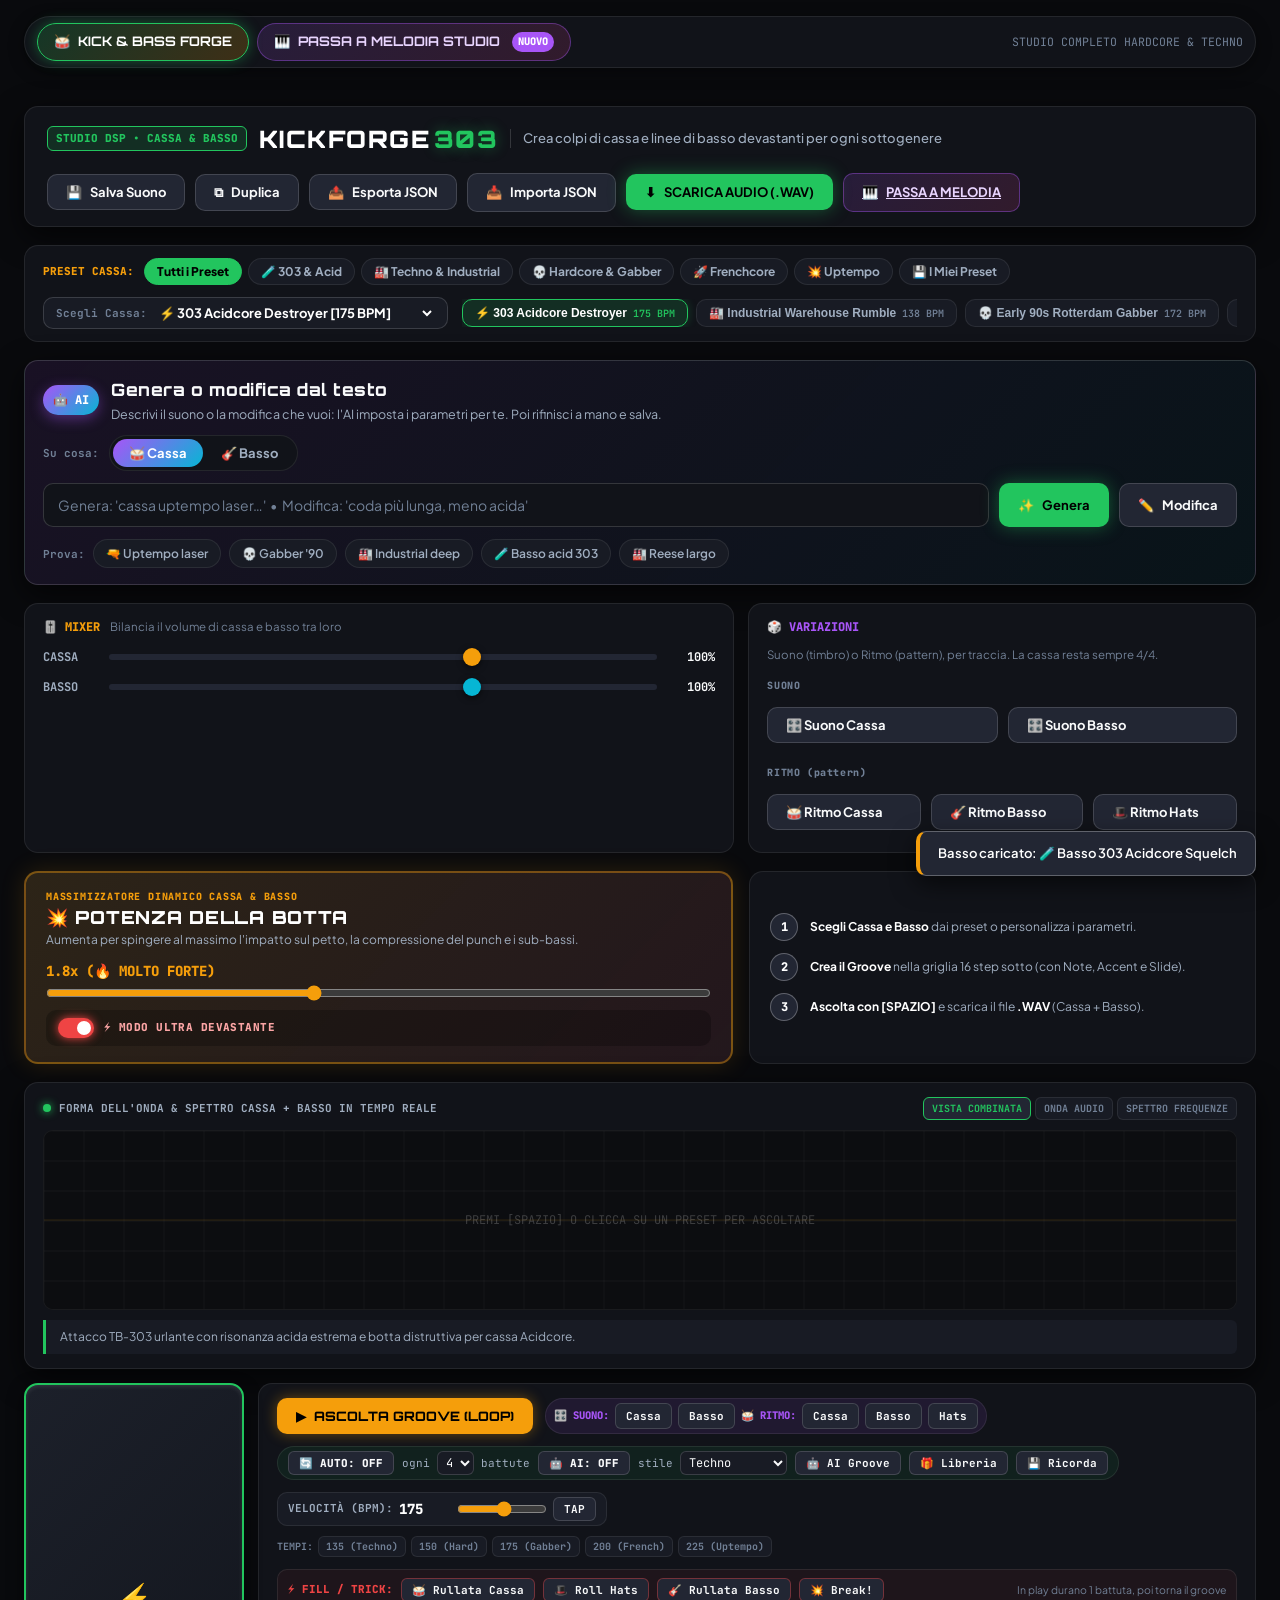
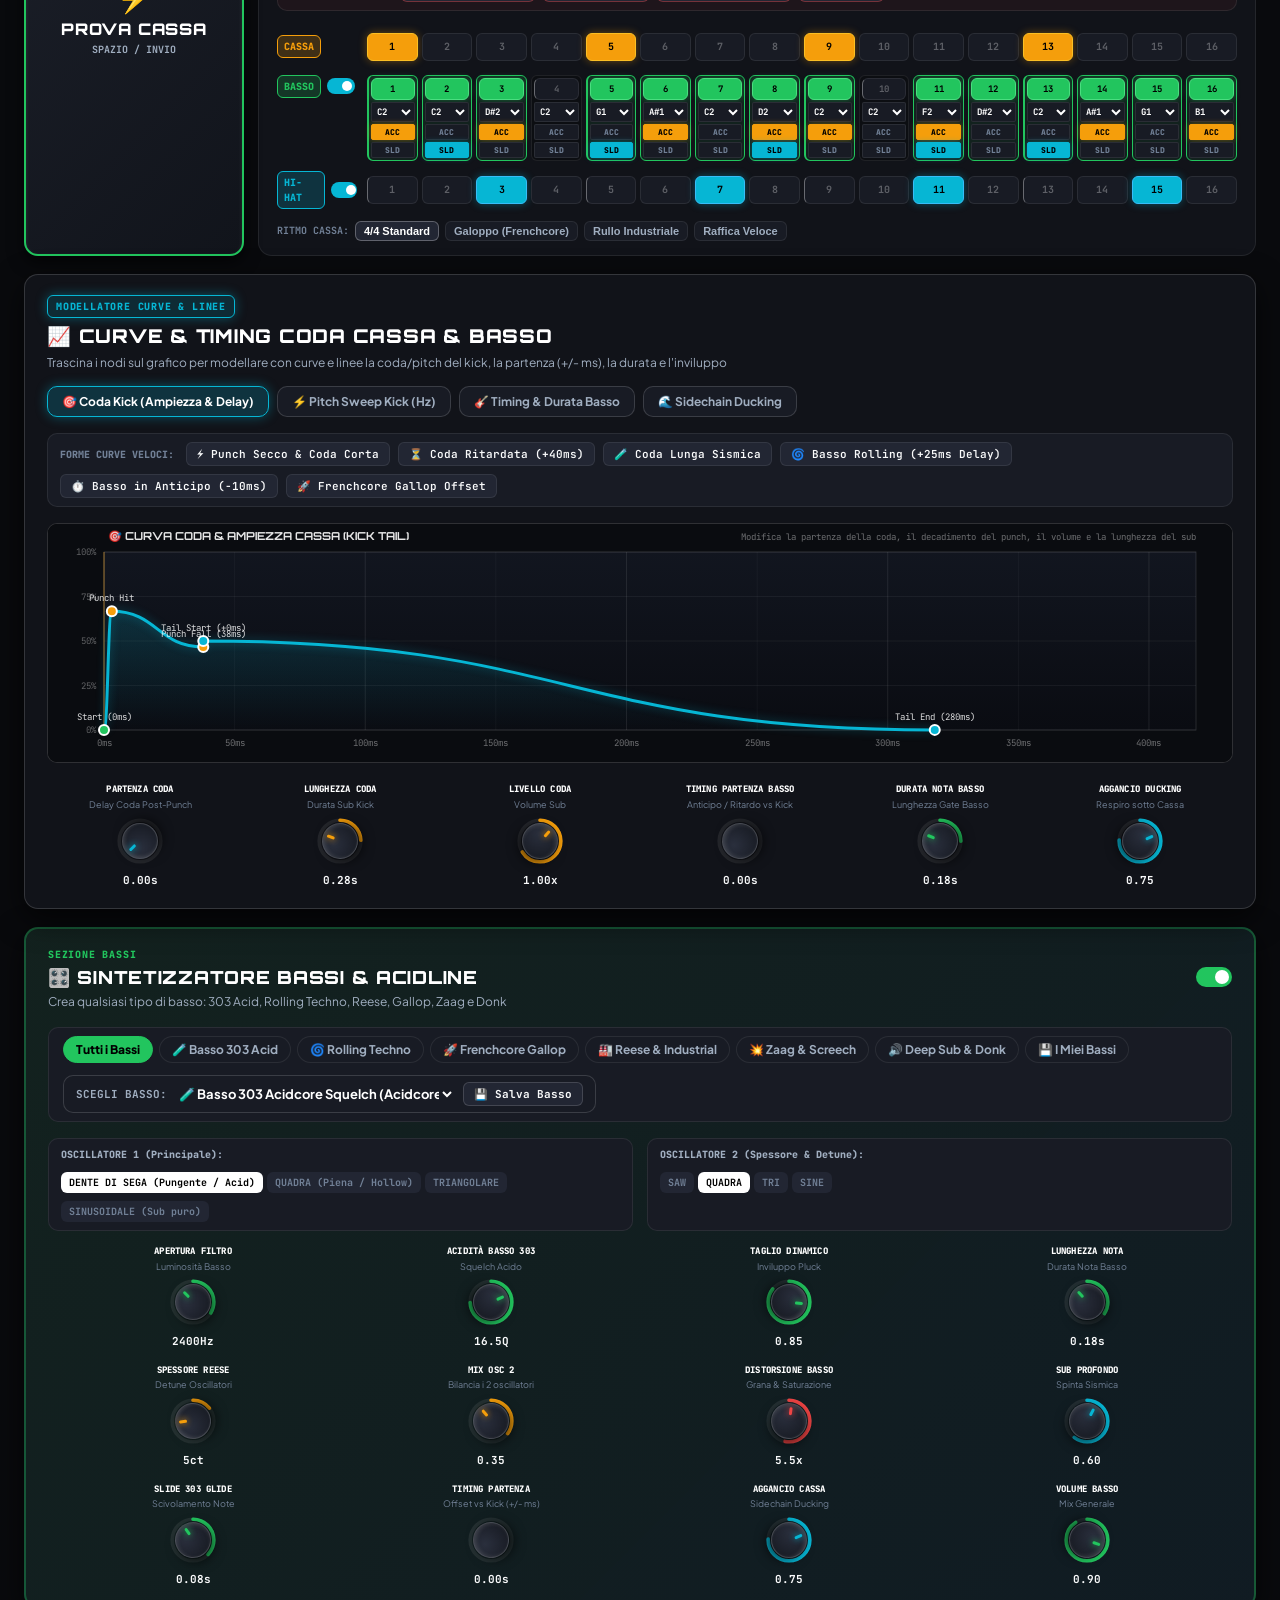
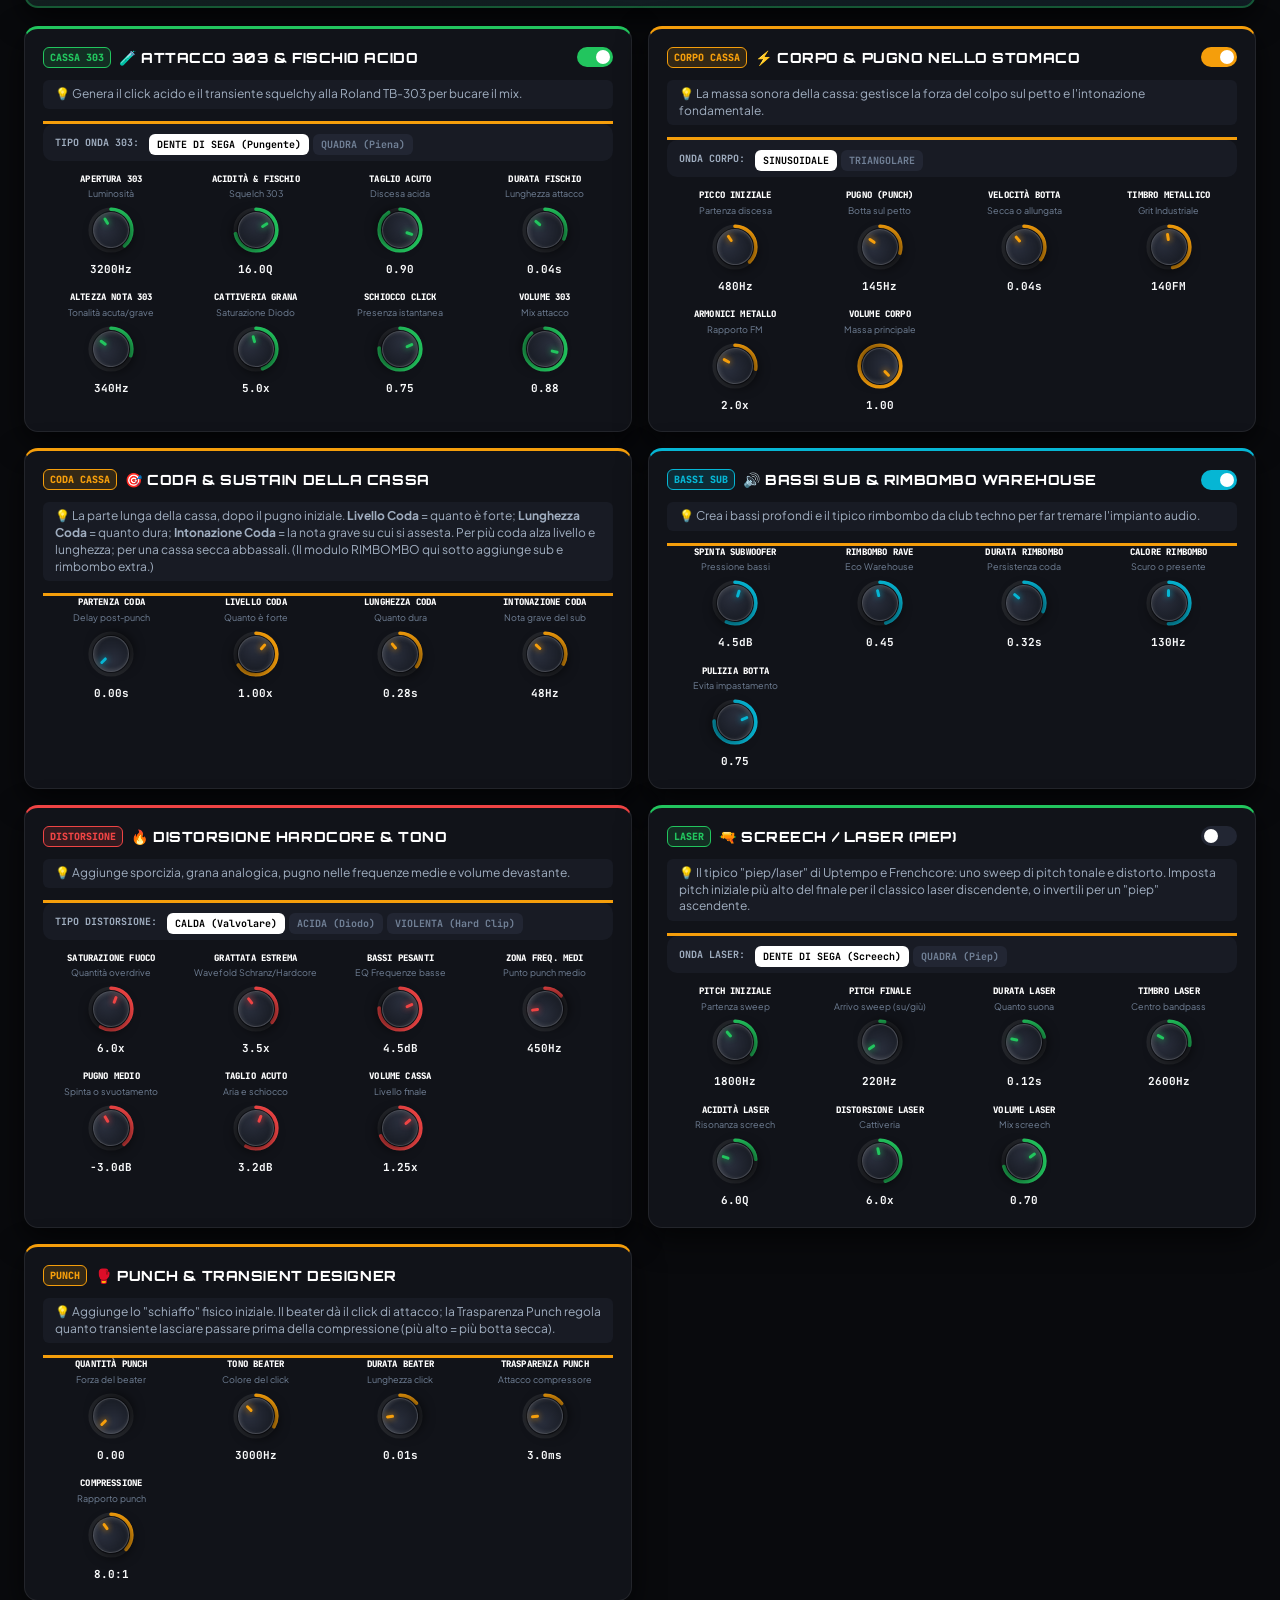
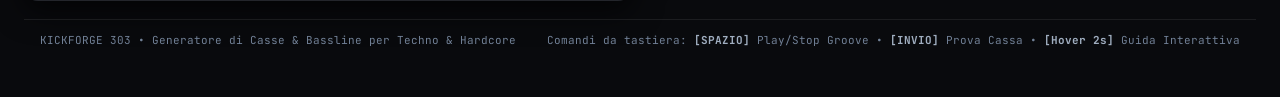
<file: index.html>
<!DOCTYPE html>
<html lang="it">
<head>
  <meta charset="UTF-8">
  <meta name="viewport" content="width=device-width, initial-scale=1.0">
  <title>KickForge 303 - Crea Casse & Bassi Techno, Hardcore & Acid</title>
  <meta name="description" content="Sintetizzatore e generatore avanzato di colpi di cassa e linee di basso per Techno, Hardcore, Frenchcore, Uptempo, Industrial e Acidcore con motore 303.">

  <!-- Google Fonts: Plus Jakarta Sans, JetBrains Mono, Orbitron -->
  <link rel="preconnect" href="https://fonts.googleapis.com">
  <link rel="preconnect" href="https://fonts.gstatic.com" crossorigin>
  <link href="https://fonts.googleapis.com/css2?family=JetBrains+Mono:wght@400;500;700;800&family=Orbitron:wght@600;800;900&family=Plus+Jakarta+Sans:wght@400;500;600;700;800&display=swap" rel="stylesheet">

  <link rel="stylesheet" href="style.css">
</head>
<body>
  <div class="app-wrapper">

    <!-- ============================================== -->
    <!-- STUDIO NAVIGATION BAR (COMMUTATORE AMBIENTI)   -->
    <!-- ============================================== -->
    <nav class="studio-nav-bar">
      <div class="studio-nav-links">
        <a href="index.html" class="studio-nav-tab active" title="Studio Cassa & Basso 303">
          <span>🥁</span> KICK & BASS FORGE
        </a>
        <a href="melodia/index.html" class="studio-nav-tab studio-nav-tab-melody" onclick="try{const b=document.getElementById('bpm-input');if(b)localStorage.setItem('kickforge_last_bpm',b.value);const n=document.querySelector('.bass-note-select');if(n){const m=n.value.match(/^([A-G]#?)/);if(m)localStorage.setItem('kickforge_last_tuning',m[1]);}}catch(e){}" title="Passa a comporre melodie intonate ai kick">
          <span>🎹</span> PASSA A MELODIA STUDIO
          <span class="nav-new-pill">NUOVO</span>
        </a>
      </div>
      <span class="studio-nav-tag">STUDIO COMPLETO HARDCORE & TECHNO</span>
    </nav>

    <!-- ============================================== -->
    <!-- INTESTAZIONE PRINCIPALE & AZIONI RAPIDE        -->
    <!-- ============================================== -->
    <header class="top-header">
      <div class="brand-section">
        <div class="brand-badge">STUDIO DSP • CASSA & BASSO</div>
        <h1 class="brand-title">KICKFORGE <span class="highlight-303">303</span></h1>
        <span class="brand-subtitle">Crea colpi di cassa e linee di basso devastanti per ogni sottogenere</span>
      </div>

      <div class="preset-control-bar">
        <button id="open-save-preset-btn" class="btn btn-secondary" title="Salva le tue impostazioni come nuovo preset">
          <span class="btn-icon">💾</span> Salva Suono
        </button>
        <button id="update-current-preset-btn" class="btn btn-secondary" style="display: none;" title="Sovrascrivi il preset personalizzato corrente con le modifiche attuali">
          <span class="btn-icon">✏️</span> Salva Modifiche
        </button>
        <button id="duplicate-preset-btn" class="btn btn-secondary" title="Crea una copia modificabile del preset corrente (anche di fabbrica)">
          <span class="btn-icon">⧉</span> Duplica
        </button>
        <button id="export-preset-btn" class="btn btn-secondary" title="Esporta il preset corrente come file .json">
          <span class="btn-icon">📤</span> Esporta JSON
        </button>
        <label class="btn btn-secondary" title="Importa un preset da file .json" style="cursor:pointer;">
          <span class="btn-icon">📥</span> Importa JSON
          <input type="file" id="import-preset-input" accept="application/json,.json" style="display:none;">
        </label>
        <button id="delete-current-preset-btn" class="btn btn-danger-mini" style="display: none;" title="Elimina questo preset personalizzato">
          🗑️ Elimina
        </button>
        <button id="open-export-modal-btn" class="btn btn-primary btn-glow" title="Scarica il file audio WAV da usare nel tuo programma musicale">
          <span class="btn-icon">⬇</span> SCARICA AUDIO (.WAV)
        </button>
        <a href="melodia/index.html" class="btn btn-secondary studio-nav-tab-melody" onclick="try{const b=document.getElementById('bpm-input');if(b)localStorage.setItem('kickforge_last_bpm',b.value);const n=document.querySelector('.bass-note-select');if(n){const m=n.value.match(/^([A-G]#?)/);if(m)localStorage.setItem('kickforge_last_tuning',m[1]);}}catch(e){}" title="Passa allo Studio Melodia per comporre melodie intonate con i kick">
          <span class="btn-icon">🎹</span> PASSA A MELODIA
        </a>
      </div>
    </header>

    <!-- ============================================== -->
    <!-- PRESET BROWSER CASSA                           -->
    <!-- ============================================== -->
    <section class="preset-browser-card">
      <div class="preset-browser-header">
        <span class="card-section-tag">PRESET CASSA:</span>
        <div class="category-tabs" id="category-tabs-container"></div>
      </div>

      <div class="preset-browser-body">
        <div class="preset-dropdown-wrapper">
          <label for="preset-select" class="preset-picker-label">Scegli Cassa:</label>
          <select id="preset-select" class="preset-dropdown" aria-label="Seleziona preset cassa"></select>
        </div>
        <div id="quick-presets-grid" class="quick-presets-grid"></div>
      </div>
    </section>

    <!-- ============================================== -->
    <!-- GENERATORE CASSA CON AI                        -->
    <!-- ============================================== -->
    <section class="ai-generator-card">
      <div class="ai-gen-header">
        <span class="ai-badge">🤖 AI</span>
        <div class="ai-gen-title-wrap">
          <h2 class="ai-gen-title">Genera o modifica dal testo</h2>
          <p class="ai-gen-sub">Descrivi il suono o la modifica che vuoi: l'AI imposta i parametri per te. Poi rifinisci a mano e salva.</p>
        </div>
      </div>

      <div class="ai-target-row">
        <span class="ai-target-label">Su cosa:</span>
        <div class="ai-target-group">
          <button class="ai-target-btn active" data-target="kick">🥁 Cassa</button>
          <button class="ai-target-btn" data-target="bass">🎸 Basso</button>
        </div>
      </div>

      <div class="ai-gen-body">
        <input type="text" id="ai-prompt-input" class="ai-prompt-input"
               placeholder="Genera: 'cassa uptempo laser…'  •  Modifica: 'coda più lunga, meno acida'"
               maxlength="600" autocomplete="off">
        <button id="ai-generate-btn" class="btn btn-primary btn-glow ai-gen-btn" title="Crea un suono nuovo dal testo">
          <span class="btn-icon">✨</span> Genera
        </button>
        <button id="ai-modify-btn" class="btn btn-secondary ai-gen-btn" title="Modifica il suono attuale in base al testo (variazione a parole)">
          <span class="btn-icon">✏️</span> Modifica
        </button>
      </div>

      <div class="ai-gen-examples">
        <span class="ai-ex-label">Prova:</span>
        <button class="ai-example-chip" data-target="kick" data-prompt="cassa uptempo con laser discendente acutissimo e punch estremo a 200 BPM">🔫 Uptempo laser</button>
        <button class="ai-example-chip" data-target="kick" data-prompt="cassa gabber Rotterdam anni 90 calda e distorta a 170 BPM">💀 Gabber '90</button>
        <button class="ai-example-chip" data-target="kick" data-prompt="kick techno industriale cupa e profonda con rimbombo warehouse a 135 BPM">🏭 Industrial deep</button>
        <button class="ai-example-chip" data-target="bass" data-prompt="basso 303 acidcore squelchy con tanta risonanza e slide">🧪 Basso acid 303</button>
        <button class="ai-example-chip" data-target="bass" data-prompt="basso reese largo e minaccioso industriale con molto detune">🏭 Reese largo</button>
      </div>
      <p id="ai-gen-status" class="ai-gen-status" style="display:none;"></p>
    </section>

    <!-- ============================================== -->
    <!-- MIXER CASSA/BASSO & VARIAZIONI                 -->
    <!-- ============================================== -->
    <section class="mixer-var-card">
      <div class="mixer-block">
        <div class="mixer-head">
          <span class="mixer-tag">🎚️ MIXER</span>
          <span class="mixer-hint">Bilancia il volume di cassa e basso tra loro</span>
        </div>
        <div class="mixer-rows">
          <div class="mixer-row">
            <label for="mix-kick-slider" class="mixer-label">CASSA</label>
            <input type="range" id="mix-kick-slider" class="mixer-slider mixer-slider-kick" min="0" max="1.5" step="0.01" value="1">
            <span id="mix-kick-val" class="mixer-val">100%</span>
          </div>
          <div class="mixer-row">
            <label for="mix-bass-slider" class="mixer-label">BASSO</label>
            <input type="range" id="mix-bass-slider" class="mixer-slider mixer-slider-bass" min="0" max="1.5" step="0.01" value="1">
            <span id="mix-bass-val" class="mixer-val">100%</span>
          </div>
        </div>
      </div>

      <div class="var-block">
        <div class="mixer-head">
          <span class="var-tag">🎲 VARIAZIONI</span>
          <span class="mixer-hint">Suono (timbro) o Ritmo (pattern), per traccia. La cassa resta sempre 4/4.</span>
        </div>
        <div class="var-row-label">SUONO</div>
        <div class="var-buttons">
          <button class="btn btn-secondary var-btn js-variate-kick">🎛️ Suono Cassa</button>
          <button class="btn btn-secondary var-btn js-variate-bass">🎛️ Suono Basso</button>
        </div>
        <div class="var-row-label">RITMO (pattern)</div>
        <div class="var-buttons">
          <button class="btn btn-secondary var-btn js-ritmo-kick" title="Varia il ritmo della cassa mantenendo il 4/4">🥁 Ritmo Cassa</button>
          <button class="btn btn-secondary var-btn js-ritmo-bass" title="Varia note e ottave del basso">🎸 Ritmo Basso</button>
          <button class="btn btn-secondary var-btn js-ritmo-hats" title="Varia il pattern degli hi-hat">🎩 Ritmo Hats</button>
        </div>
      </div>
    </section>

    <!-- ============================================== -->
    <!-- GUIDA RAPIDA E CONTROLLO "SUPER BOTTA"         -->
    <!-- ============================================== -->
    <section class="super-botta-banner">
      <div class="botta-macro-control">
        <div class="botta-info">
          <div class="botta-tag">MASSIMIZZATORE DINAMICO CASSA & BASSO</div>
          <h2 class="botta-title">💥 POTENZA DELLA BOTTA</h2>
          <p class="botta-desc">Aumenta per spingere al massimo l'impatto sul petto, la compressione del punch e i sub-bassi.</p>
        </div>

        <div class="botta-slider-wrap">
          <div class="botta-value-display" id="super-botta-text">1.8x (MOLTO FORTE)</div>
          <input type="range" id="super-botta-slider" min="1.0" max="3.0" step="0.1" value="1.8" class="super-botta-range" aria-label="Potenza Super Botta">
        </div>

        <div class="botta-toggle-wrap">
          <label class="switch-glow" title="Attiva la modalità extra distruttiva per Frenchcore e Uptempo">
            <input type="checkbox" id="toggle-extreme-mode">
            <span class="slider round"></span>
          </label>
          <span class="toggle-glow-label">⚡ MODO ULTRA DEVASTANTE</span>
        </div>
      </div>

      <!-- Guida rapida 3 passi -->
      <div class="quick-guide-card">
        <div class="guide-step">
          <span class="step-num">1</span>
          <div class="step-text"><strong>Scegli Cassa e Basso</strong> dai preset o personalizza i parametri.</div>
        </div>
        <div class="guide-step">
          <span class="step-num">2</span>
          <div class="step-text"><strong>Crea il Groove</strong> nella griglia 16 step sotto (con Note, Accent e Slide).</div>
        </div>
        <div class="guide-step">
          <span class="step-num">3</span>
          <div class="step-text"><strong>Ascolta con [SPAZIO]</strong> e scarica il file <strong>.WAV</strong> (Cassa + Basso).</div>
        </div>
      </div>
    </section>

    <!-- ============================================== -->
    <!-- SCHERMO VISUALIZZATORE & TRASPORTO             -->
    <!-- ============================================== -->
    <section class="center-stage-panel">
      
      <!-- Oscilloscopio & Spettro -->
      <div class="visualizer-container">
        <div class="visualizer-header">
          <div class="vis-title">
            <span class="live-led"></span> FORMA DELL'ONDA & SPETTRO CASSA + BASSO IN TEMPO REALE
          </div>
          <div class="vis-mode-buttons">
            <button class="vis-mode-btn active" data-mode="combined">VISTA COMBINATA</button>
            <button class="vis-mode-btn" data-mode="oscilloscope">ONDA AUDIO</button>
            <button class="vis-mode-btn" data-mode="spectrum">SPETTRO FREQUENZE</button>
          </div>
        </div>
        
        <div class="canvas-wrapper">
          <canvas id="visualizer-canvas"></canvas>
        </div>

        <div id="preset-description" class="preset-info-banner">
          Caricamento suono...
        </div>
      </div>

      <!-- Pad Trigger & Sequencer Loop 16 Step -->
      <div class="transport-and-trigger-strip">
        
        <!-- Pad Grande per Provare Cassa & Basso -->
        <div class="trigger-pad-wrapper">
          <button id="trigger-pad-btn" class="master-trigger-pad" title="Premi per suonare la cassa (oppure premi SPAZIO o INVIO)">
            <div class="pad-inner">
              <span class="pad-icon">⚡</span>
              <span class="pad-text">PROVA CASSA</span>
              <span class="pad-hint">SPAZIO / INVIO</span>
            </div>
          </button>
        </div>

        <!-- Sequencer per Ascolto in Loop -->
        <div class="sequencer-panel">
          <div class="seq-top-bar">
            <div class="seq-transport-group">
              <button id="seq-play-btn" class="btn btn-seq-play">
                <span class="icon">▶</span> ASCOLTA GROOVE (LOOP)
              </button>
              <div class="seq-live-var" title="Varia in tempo reale mentre il loop gira">
                <span class="live-var-label">🎛️ SUONO:</span>
                <button class="btn btn-mini js-variate-kick">Cassa</button>
                <button class="btn btn-mini js-variate-bass">Basso</button>
                <span class="live-var-label">🥁 RITMO:</span>
                <button class="btn btn-mini js-ritmo-kick">Cassa</button>
                <button class="btn btn-mini js-ritmo-bass">Basso</button>
                <button class="btn btn-mini js-ritmo-hats">Hats</button>
              </div>
              <div class="seq-auto" title="Cambia il groove automaticamente ogni N battute (la cassa resta sempre 4/4)">
                <button id="auto-toggle-btn" class="btn btn-mini auto-btn">🔄 AUTO: OFF</button>
                <label class="auto-interval-label">ogni
                  <select id="auto-interval" class="auto-interval-select">
                    <option value="2">2</option>
                    <option value="4" selected>4</option>
                    <option value="8">8</option>
                  </select> battute
                </label>
                <button id="auto-ai-btn" class="btn btn-mini auto-btn" title="In AUTO, fai evolvere il groove con l'AI invece che a caso">🤖 AI: OFF</button>
                <label class="auto-interval-label">stile
                  <select id="auto-subgenre" class="auto-interval-select">
                    <option value="techno" selected>Techno</option>
                    <option value="hard techno">Hard Techno</option>
                    <option value="acidcore">Acidcore</option>
                    <option value="gabber">Gabber</option>
                    <option value="frenchcore">Frenchcore</option>
                    <option value="uptempo">Uptempo</option>
                    <option value="industrial">Industrial</option>
                  </select>
                </label>
                <button class="btn btn-mini js-ai-groove" title="Chiedi subito un groove all'AI">🤖 AI Groove</button>
                <button class="btn btn-mini js-library-groove" title="Pesca un groove dalla libreria (funziona anche offline)">🎁 Libreria</button>
                <button class="btn btn-mini js-remember-groove" title="Ricorda questo groove: l'AI evolverà da qui">💾 Ricorda</button>
              </div>
              <div class="bpm-control-group">
                <label for="bpm-input" class="mono-label">VELOCITÀ (BPM):</label>
                <input type="number" id="bpm-input" min="60" max="280" value="140" class="bpm-number-input">
                <input type="range" id="bpm-slider" min="60" max="280" value="140" class="bpm-slider" aria-label="BPM Slider">
                <button id="tap-tempo-btn" class="btn btn-mini" title="Clicca a ritmo per trovare la velocità">TAP</button>
              </div>
            </div>

            <!-- Scorciatoie BPM per Genere -->
            <div class="tempo-shortcuts">
              <span class="tempo-label">TEMPI:</span>
              <button class="tempo-chip" data-bpm="135" title="Techno Standard">135 (Techno)</button>
              <button class="tempo-chip" data-bpm="150" title="Hard Techno">150 (Hard)</button>
              <button class="tempo-chip" data-bpm="175" title="Gabber / Early Hardcore">175 (Gabber)</button>
              <button class="tempo-chip" data-bpm="200" title="Frenchcore">200 (French)</button>
              <button class="tempo-chip" data-bpm="225" title="Uptempo Hardcore">225 (Uptempo)</button>
            </div>
          </div>

          <!-- Barra FILL / TRICK: variazioni rapide one-shot -->
          <div class="seq-fills-bar">
            <span class="fills-label">⚡ FILL / TRICK:</span>
            <button class="btn btn-mini fill-btn js-fill-kick" title="Rullata di cassa sull'ultima battuta (build-up)">🥁 Rullata Cassa</button>
            <button class="btn btn-mini fill-btn js-fill-hats" title="Roll di hi-hat a 16esimi">🎩 Roll Hats</button>
            <button class="btn btn-mini fill-btn js-fill-bass" title="Rullata di basso con salti d'ottava">🎸 Rullata Basso</button>
            <button class="btn btn-mini fill-btn js-fill-break" title="Break combinato: cassa + hats + basso">💥 Break!</button>
            <span class="fills-hint">In play durano 1 battuta, poi torna il groove</span>
          </div>

          <!-- Griglia 16 Step Completa (Cassa, Basso con Note, Hi-Hat) -->
          <div class="step-matrix-wrapper">
            
            <!-- Canale 1: Cassa -->
            <div class="seq-track">
              <div class="track-label">
                <span class="track-tag kick-tag">CASSA</span>
              </div>
              <div class="steps-grid" id="kick-steps-grid">
                <!-- 16 Step Cassa -->
                <button class="seq-step active" data-track="kick" data-step="0">1</button>
                <button class="seq-step" data-track="kick" data-step="1">2</button>
                <button class="seq-step" data-track="kick" data-step="2">3</button>
                <button class="seq-step" data-track="kick" data-step="3">4</button>
                <button class="seq-step active" data-track="kick" data-step="4">5</button>
                <button class="seq-step" data-track="kick" data-step="5">6</button>
                <button class="seq-step" data-track="kick" data-step="6">7</button>
                <button class="seq-step" data-track="kick" data-step="7">8</button>
                <button class="seq-step active" data-track="kick" data-step="8">9</button>
                <button class="seq-step" data-track="kick" data-step="9">10</button>
                <button class="seq-step" data-track="kick" data-step="10">11</button>
                <button class="seq-step" data-track="kick" data-step="11">12</button>
                <button class="seq-step active" data-track="kick" data-step="12">13</button>
                <button class="seq-step" data-track="kick" data-step="13">14</button>
                <button class="seq-step" data-track="kick" data-step="14">15</button>
                <button class="seq-step" data-track="kick" data-step="15">16</button>
              </div>
            </div>

            <!-- Canale 2: Basso (Bassline con Note, Accenti e Slide) -->
            <div class="seq-track seq-track-bass">
              <div class="track-label">
                <span class="track-tag bass-tag">BASSO</span>
                <label class="switch-mini" title="Attiva/Disattiva Linea di Basso">
                  <input type="checkbox" id="toggle-seq-bass" checked>
                  <span class="slider-mini"></span>
                </label>
              </div>
              <div class="steps-grid steps-grid-bass" id="bass-steps-grid">
                <!-- Generato dinamicamente via JS con selettore note, accent e slide -->
              </div>
            </div>

            <!-- Canale 3: Charleston / Hi-Hat in levare -->
            <div class="seq-track">
              <div class="track-label">
                <span class="track-tag hihat-tag">HI-HAT</span>
                <label class="switch-mini" title="Attiva/Disattiva Charleston in levare">
                  <input type="checkbox" id="toggle-seq-hihat" checked>
                  <span class="slider-mini"></span>
                </label>
              </div>
              <div class="steps-grid" id="hihat-steps-grid">
                <button class="seq-step" data-track="hihat" data-step="0">1</button>
                <button class="seq-step" data-track="hihat" data-step="1">2</button>
                <button class="seq-step active" data-track="hihat" data-step="2">3</button>
                <button class="seq-step" data-track="hihat" data-step="3">4</button>
                <button class="seq-step" data-track="hihat" data-step="4">5</button>
                <button class="seq-step" data-track="hihat" data-step="5">6</button>
                <button class="seq-step active" data-track="hihat" data-step="6">7</button>
                <button class="seq-step" data-track="hihat" data-step="7">8</button>
                <button class="seq-step" data-track="hihat" data-step="8">9</button>
                <button class="seq-step" data-track="hihat" data-step="9">10</button>
                <button class="seq-step active" data-track="hihat" data-step="10">11</button>
                <button class="seq-step" data-track="hihat" data-step="11">12</button>
                <button class="seq-step" data-track="hihat" data-step="12">13</button>
                <button class="seq-step" data-track="hihat" data-step="13">14</button>
                <button class="seq-step active" data-track="hihat" data-step="14">15</button>
                <button class="seq-step" data-track="hihat" data-step="15">16</button>
              </div>
            </div>

          </div>

          <!-- Ritmi Pronti Cassa -->
          <div class="pattern-shortcuts">
            <span class="pattern-label">RITMO CASSA:</span>
            <button class="pattern-btn active" data-pattern="4onTheFloor">4/4 Standard</button>
            <button class="pattern-btn" data-pattern="gallop">Galoppo (Frenchcore)</button>
            <button class="pattern-btn" data-pattern="industrial_roll">Rullo Industriale</button>
            <button class="pattern-btn" data-pattern="uptempo_piep">Raffica Veloce</button>
          </div>

        </div>

      </div>

    </section>

    <!-- ====================================================================== -->
    <!-- MODELLATORE INTERATTIVO CURVE & LINEE (CODA KICK, PITCH & BASSO)       -->
    <!-- ====================================================================== -->
    <section class="curve-editor-master-section">
      <div class="curve-master-header">
        <div class="curve-title-group">
          <span class="curve-badge-glow">MODELLATORE CURVE & LINEE</span>
          <h2 class="curve-main-title">📈 CURVE & TIMING CODA CASSA & BASSO</h2>
          <span class="curve-sub-title">Trascina i nodi sul grafico per modellare con curve e linee la coda/pitch del kick, la partenza (+/- ms), la durata e l'inviluppo</span>
        </div>
        <div class="curve-mode-tabs" id="curve-mode-tabs-container">
          <button class="curve-tab-btn active" data-curve-mode="kick_tail">🎯 Coda Kick (Ampiezza & Delay)</button>
          <button class="curve-tab-btn" data-curve-mode="kick_pitch">⚡ Pitch Sweep Kick (Hz)</button>
          <button class="curve-tab-btn" data-curve-mode="bass_timing">🎸 Timing & Durata Basso</button>
          <button class="curve-tab-btn" data-curve-mode="bass_sidechain">🌊 Sidechain Ducking</button>
        </div>
      </div>

      <!-- Preset rapidi curve -->
      <div class="curve-presets-bar">
        <span class="curve-preset-label">FORME CURVE VELOCI:</span>
        <button class="curve-preset-chip" data-curve-preset="punch_dry">⚡ Punch Secco & Coda Corta</button>
        <button class="curve-preset-chip" data-curve-preset="delayed_tail_fade">⏳ Coda Ritardata (+40ms)</button>
        <button class="curve-preset-chip" data-curve-preset="acid_long_tail">🧪 Coda Lunga Sismica</button>
        <button class="curve-preset-chip" data-curve-preset="rolling_offset">🌀 Basso Rolling (+25ms Delay)</button>
        <button class="curve-preset-chip" data-curve-preset="preshift_tight">⏱️ Basso in Anticipo (-10ms)</button>
        <button class="curve-preset-chip" data-curve-preset="french_gallop">🚀 Frenchcore Gallop Offset</button>
      </div>

      <!-- Canvas Interattivo Curve -->
      <div class="curve-canvas-wrapper">
        <canvas id="curve-editor-canvas"></canvas>
      </div>

      <!-- Manopole di regolazione rapida collegate in tempo reale alla curva -->
      <div class="curve-fine-controls-grid">
        <div class="rotary-knob" data-param="body_tailStartDelay" data-min="0" data-max="0.12" data-step="0.002" data-default="0.00" data-unit="s">
          <div class="knob-label">PARTENZA CODA</div>
          <div class="knob-sublabel">Delay Coda Post-Punch</div>
          <div class="knob-graphic">
            <svg class="knob-arc" viewBox="0 0 50 50">
              <circle class="knob-arc-bg" cx="25" cy="25" r="20"></circle>
              <circle class="knob-arc-fill fill-cyan" cx="25" cy="25" r="20"></circle>
            </svg>
            <div class="knob-dial"><div class="knob-pointer pointer-cyan"></div></div>
          </div>
          <div class="knob-value">0.00s</div>
        </div>

        <div class="rotary-knob" data-param="body_tailDecay" data-min="0.05" data-max="1.0" data-step="0.01" data-default="0.30" data-unit="s">
          <div class="knob-label">LUNGHEZZA CODA</div>
          <div class="knob-sublabel">Durata Sub Kick</div>
          <div class="knob-graphic">
            <svg class="knob-arc" viewBox="0 0 50 50">
              <circle class="knob-arc-bg" cx="25" cy="25" r="20"></circle>
              <circle class="knob-arc-fill fill-amber" cx="25" cy="25" r="20"></circle>
            </svg>
            <div class="knob-dial"><div class="knob-pointer pointer-amber"></div></div>
          </div>
          <div class="knob-value">0.30s</div>
        </div>

        <div class="rotary-knob" data-param="body_tailLevel" data-min="0.05" data-max="1.5" data-step="0.05" data-default="1.0" data-unit="x">
          <div class="knob-label">LIVELLO CODA</div>
          <div class="knob-sublabel">Volume Sub</div>
          <div class="knob-graphic">
            <svg class="knob-arc" viewBox="0 0 50 50">
              <circle class="knob-arc-bg" cx="25" cy="25" r="20"></circle>
              <circle class="knob-arc-fill fill-amber" cx="25" cy="25" r="20"></circle>
            </svg>
            <div class="knob-dial"><div class="knob-pointer pointer-amber"></div></div>
          </div>
          <div class="knob-value">1.00x</div>
        </div>

        <div class="rotary-knob" data-param="bass_startOffset" data-min="-0.03" data-max="0.12" data-step="0.002" data-default="0.00" data-unit="s">
          <div class="knob-label">TIMING PARTENZA BASSO</div>
          <div class="knob-sublabel">Anticipo / Ritardo vs Kick</div>
          <div class="knob-graphic">
            <svg class="knob-arc" viewBox="0 0 50 50">
              <circle class="knob-arc-bg" cx="25" cy="25" r="20"></circle>
              <circle class="knob-arc-fill fill-purple" cx="25" cy="25" r="20"></circle>
            </svg>
            <div class="knob-dial"><div class="knob-pointer pointer-purple"></div></div>
          </div>
          <div class="knob-value">0.00s</div>
        </div>

        <div class="rotary-knob" data-param="bass_decay" data-min="0.04" data-max="0.60" data-step="0.01" data-default="0.18" data-unit="s">
          <div class="knob-label">DURATA NOTA BASSO</div>
          <div class="knob-sublabel">Lunghezza Gate Basso</div>
          <div class="knob-graphic">
            <svg class="knob-arc" viewBox="0 0 50 50">
              <circle class="knob-arc-bg" cx="25" cy="25" r="20"></circle>
              <circle class="knob-arc-fill fill-303" cx="25" cy="25" r="20"></circle>
            </svg>
            <div class="knob-dial"><div class="knob-pointer pointer-303"></div></div>
          </div>
          <div class="knob-value">0.18s</div>
        </div>

        <div class="rotary-knob" data-param="bass_sidechain" data-min="0" data-max="1" data-step="0.05" data-default="0.85" data-unit="">
          <div class="knob-label">AGGANCIO DUCKING</div>
          <div class="knob-sublabel">Respiro sotto Cassa</div>
          <div class="knob-graphic">
            <svg class="knob-arc" viewBox="0 0 50 50">
              <circle class="knob-arc-bg" cx="25" cy="25" r="20"></circle>
              <circle class="knob-arc-fill fill-cyan" cx="25" cy="25" r="20"></circle>
            </svg>
            <div class="knob-dial"><div class="knob-pointer pointer-cyan"></div></div>
          </div>
          <div class="knob-value">0.85</div>
        </div>
      </div>
    </section>

    <!-- ====================================================================== -->
    <!-- NUOVA SEZIONE DEDICATA: SINTETIZZATORE BASSI (TUTTI I TIPI DI BASSO)   -->
    <!-- ====================================================================== -->
    <section class="bass-synth-master-section">
      <div class="bass-master-header">
        <div class="bass-title-group">
          <span class="bass-badge-glow">SEZIONE BASSI</span>
          <h2 class="bass-main-title">🎛️ SINTETIZZATORE BASSI & ACIDLINE</h2>
          <span class="bass-sub-title">Crea qualsiasi tipo di basso: 303 Acid, Rolling Techno, Reese, Gallop, Zaag e Donk</span>
        </div>
        <div class="bass-header-actions">
          <label class="switch" title="Accendi/Spegni il modulo sintetizzatore basso">
            <input type="checkbox" id="toggle-bass-module" checked>
            <span class="slider round"></span>
          </label>
        </div>
      </div>

      <!-- Preset Browser per Bassi -->
      <div class="bass-preset-bar">
        <div class="bass-cat-tabs" id="bass-category-tabs-container"></div>
        <div class="bass-select-wrap">
          <label for="bass-preset-select" class="mono-label">SCEGLI BASSO:</label>
          <select id="bass-preset-select" class="preset-dropdown"></select>
          <button id="open-save-bass-btn" class="btn btn-mini" title="Salva questo suono di basso">💾 Salva Basso</button>
        </div>
      </div>

      <div class="bass-controls-container">
        
        <!-- Forme d'Onda Oscillatori Basso -->
        <div class="bass-osc-strip">
          <div class="osc-box">
            <span class="osc-title">OSCILLATORE 1 (Principale):</span>
            <div class="radio-pill-group">
              <label class="radio-pill">
                <input type="radio" name="bass_osc1_wave" value="sawtooth" checked>
                <span>DENTE DI SEGA (Pungente / Acid)</span>
              </label>
              <label class="radio-pill">
                <input type="radio" name="bass_osc1_wave" value="square">
                <span>QUADRA (Piena / Hollow)</span>
              </label>
              <label class="radio-pill">
                <input type="radio" name="bass_osc1_wave" value="triangle">
                <span>TRIANGOLARE</span>
              </label>
              <label class="radio-pill">
                <input type="radio" name="bass_osc1_wave" value="sine">
                <span>SINUSOIDALE (Sub puro)</span>
              </label>
            </div>
          </div>

          <div class="osc-box">
            <span class="osc-title">OSCILLATORE 2 (Spessore & Detune):</span>
            <div class="radio-pill-group">
              <label class="radio-pill">
                <input type="radio" name="bass_osc2_wave" value="sawtooth">
                <span>SAW</span>
              </label>
              <label class="radio-pill">
                <input type="radio" name="bass_osc2_wave" value="square" checked>
                <span>QUADRA</span>
              </label>
              <label class="radio-pill">
                <input type="radio" name="bass_osc2_wave" value="triangle">
                <span>TRI</span>
              </label>
              <label class="radio-pill">
                <input type="radio" name="bass_osc2_wave" value="sine">
                <span>SINE</span>
              </label>
            </div>
          </div>
        </div>

        <!-- Griglia Manopole Basso con Tooltip a 2 secondi -->
        <div class="knobs-grid knobs-grid-bass">
          
          <div class="rotary-knob" data-param="bass_cutoff" data-min="80" data-max="7000" data-step="20" data-default="1800" data-unit="Hz">
            <div class="knob-label">APERTURA FILTRO</div>
            <div class="knob-sublabel">Luminosità Basso</div>
            <div class="knob-graphic">
              <svg class="knob-arc" viewBox="0 0 50 50">
                <circle class="knob-arc-bg" cx="25" cy="25" r="20"></circle>
                <circle class="knob-arc-fill fill-303" cx="25" cy="25" r="20"></circle>
              </svg>
              <div class="knob-dial"><div class="knob-pointer pointer-303"></div></div>
            </div>
            <div class="knob-value">1800Hz</div>
          </div>

          <div class="rotary-knob" data-param="bass_resonance" data-min="1" data-max="22" data-step="0.5" data-default="12" data-unit="Q">
            <div class="knob-label">ACIDITÀ BASSO 303</div>
            <div class="knob-sublabel">Squelch Acido</div>
            <div class="knob-graphic">
              <svg class="knob-arc" viewBox="0 0 50 50">
                <circle class="knob-arc-bg" cx="25" cy="25" r="20"></circle>
                <circle class="knob-arc-fill fill-303" cx="25" cy="25" r="20"></circle>
              </svg>
              <div class="knob-dial"><div class="knob-pointer pointer-303"></div></div>
            </div>
            <div class="knob-value">12.0Q</div>
          </div>

          <div class="rotary-knob" data-param="bass_envMod" data-min="0" data-max="1" data-step="0.02" data-default="0.8" data-unit="">
            <div class="knob-label">TAGLIO DINAMICO</div>
            <div class="knob-sublabel">Inviluppo Pluck</div>
            <div class="knob-graphic">
              <svg class="knob-arc" viewBox="0 0 50 50">
                <circle class="knob-arc-bg" cx="25" cy="25" r="20"></circle>
                <circle class="knob-arc-fill fill-303" cx="25" cy="25" r="20"></circle>
              </svg>
              <div class="knob-dial"><div class="knob-pointer pointer-303"></div></div>
            </div>
            <div class="knob-value">0.80</div>
          </div>

          <div class="rotary-knob" data-param="bass_decay" data-min="0.04" data-max="0.45" data-step="0.01" data-default="0.18" data-unit="s">
            <div class="knob-label">LUNGHEZZA NOTA</div>
            <div class="knob-sublabel">Durata Nota Basso</div>
            <div class="knob-graphic">
              <svg class="knob-arc" viewBox="0 0 50 50">
                <circle class="knob-arc-bg" cx="25" cy="25" r="20"></circle>
                <circle class="knob-arc-fill fill-303" cx="25" cy="25" r="20"></circle>
              </svg>
              <div class="knob-dial"><div class="knob-pointer pointer-303"></div></div>
            </div>
            <div class="knob-value">0.18s</div>
          </div>

          <div class="rotary-knob" data-param="bass_detune" data-min="0" data-max="35" data-step="1" data-default="8" data-unit="ct">
            <div class="knob-label">SPESSORE REESE</div>
            <div class="knob-sublabel">Detune Oscillatori</div>
            <div class="knob-graphic">
              <svg class="knob-arc" viewBox="0 0 50 50">
                <circle class="knob-arc-bg" cx="25" cy="25" r="20"></circle>
                <circle class="knob-arc-fill fill-amber" cx="25" cy="25" r="20"></circle>
              </svg>
              <div class="knob-dial"><div class="knob-pointer pointer-amber"></div></div>
            </div>
            <div class="knob-value">8ct</div>
          </div>

          <div class="rotary-knob" data-param="bass_osc2_mix" data-min="0" data-max="1" data-step="0.02" data-default="0.5" data-unit="">
            <div class="knob-label">MIX OSC 2</div>
            <div class="knob-sublabel">Bilancia i 2 oscillatori</div>
            <div class="knob-graphic">
              <svg class="knob-arc" viewBox="0 0 50 50">
                <circle class="knob-arc-bg" cx="25" cy="25" r="20"></circle>
                <circle class="knob-arc-fill fill-amber" cx="25" cy="25" r="20"></circle>
              </svg>
              <div class="knob-dial"><div class="knob-pointer pointer-amber"></div></div>
            </div>
            <div class="knob-value">0.50</div>
          </div>

          <div class="rotary-knob" data-param="bass_drive" data-min="0.5" data-max="10" data-step="0.2" data-default="4.0" data-unit="x">
            <div class="knob-label">DISTORSIONE BASSO</div>
            <div class="knob-sublabel">Grana & Saturazione</div>
            <div class="knob-graphic">
              <svg class="knob-arc" viewBox="0 0 50 50">
                <circle class="knob-arc-bg" cx="25" cy="25" r="20"></circle>
                <circle class="knob-arc-fill fill-red" cx="25" cy="25" r="20"></circle>
              </svg>
              <div class="knob-dial"><div class="knob-pointer pointer-red"></div></div>
            </div>
            <div class="knob-value">4.0x</div>
          </div>

          <div class="rotary-knob" data-param="bass_sub_level" data-min="0" data-max="1" data-step="0.05" data-default="0.6" data-unit="">
            <div class="knob-label">SUB PROFONDO</div>
            <div class="knob-sublabel">Spinta Sismica</div>
            <div class="knob-graphic">
              <svg class="knob-arc" viewBox="0 0 50 50">
                <circle class="knob-arc-bg" cx="25" cy="25" r="20"></circle>
                <circle class="knob-arc-fill fill-cyan" cx="25" cy="25" r="20"></circle>
              </svg>
              <div class="knob-dial"><div class="knob-pointer pointer-cyan"></div></div>
            </div>
            <div class="knob-value">0.60</div>
          </div>

          <div class="rotary-knob" data-param="bass_glide" data-min="0.01" data-max="0.2" data-step="0.01" data-default="0.08" data-unit="s">
            <div class="knob-label">SLIDE 303 GLIDE</div>
            <div class="knob-sublabel">Scivolamento Note</div>
            <div class="knob-graphic">
              <svg class="knob-arc" viewBox="0 0 50 50">
                <circle class="knob-arc-bg" cx="25" cy="25" r="20"></circle>
                <circle class="knob-arc-fill fill-303" cx="25" cy="25" r="20"></circle>
              </svg>
              <div class="knob-dial"><div class="knob-pointer pointer-303"></div></div>
            </div>
            <div class="knob-value">0.08s</div>
          </div>

          <div class="rotary-knob" data-param="bass_startOffset" data-min="-0.03" data-max="0.12" data-step="0.002" data-default="0.00" data-unit="s">
            <div class="knob-label">TIMING PARTENZA</div>
            <div class="knob-sublabel">Offset vs Kick (+/- ms)</div>
            <div class="knob-graphic">
              <svg class="knob-arc" viewBox="0 0 50 50">
                <circle class="knob-arc-bg" cx="25" cy="25" r="20"></circle>
                <circle class="knob-arc-fill fill-purple" cx="25" cy="25" r="20"></circle>
              </svg>
              <div class="knob-dial"><div class="knob-pointer pointer-purple"></div></div>
            </div>
            <div class="knob-value">0.00s</div>
          </div>

          <div class="rotary-knob" data-param="bass_sidechain" data-min="0" data-max="1" data-step="0.05" data-default="0.85" data-unit="">
            <div class="knob-label">AGGANCIO CASSA</div>
            <div class="knob-sublabel">Sidechain Ducking</div>
            <div class="knob-graphic">
              <svg class="knob-arc" viewBox="0 0 50 50">
                <circle class="knob-arc-bg" cx="25" cy="25" r="20"></circle>
                <circle class="knob-arc-fill fill-cyan" cx="25" cy="25" r="20"></circle>
              </svg>
              <div class="knob-dial"><div class="knob-pointer pointer-cyan"></div></div>
            </div>
            <div class="knob-value">0.85</div>
          </div>

          <div class="rotary-knob" data-param="bass_volume" data-min="0" data-max="1" data-step="0.02" data-default="0.9" data-unit="">
            <div class="knob-label">VOLUME BASSO</div>
            <div class="knob-sublabel">Mix Generale</div>
            <div class="knob-graphic">
              <svg class="knob-arc" viewBox="0 0 50 50">
                <circle class="knob-arc-bg" cx="25" cy="25" r="20"></circle>
                <circle class="knob-arc-fill fill-303" cx="25" cy="25" r="20"></circle>
              </svg>
              <div class="knob-dial"><div class="knob-pointer pointer-303"></div></div>
            </div>
            <div class="knob-value">0.90</div>
          </div>

        </div>

      </div>
    </section>

    <!-- ============================================== -->
    <!-- 4 MODULI DI MODELLAZIONE DELLA CASSA (KICK)    -->
    <!-- ============================================== -->
    <main class="synth-modules-grid">

      <!-- MODULO 1: ATTACCO 303 & FISCHIO ACIDO -->
      <article class="synth-module module-303-attack">
        <div class="module-header header-303">
          <div class="module-title-wrap">
            <span class="acid-badge">CASSA 303</span>
            <h2 class="module-title">🧪 ATTACCO 303 & FISCHIO ACIDO</h2>
          </div>
          <label class="switch" title="Accendi/Spegni il modulo 303 della cassa">
            <input type="checkbox" id="toggle-attack303" checked>
            <span class="slider round"></span>
          </label>
        </div>

        <p class="module-description-hint">
          💡 Genera il click acido e il transiente squelchy alla Roland TB-303 per bucare il mix.
        </p>

        <div class="module-body">
          <div class="control-row-compact">
            <span class="row-label">TIPO ONDA 303:</span>
            <div class="radio-pill-group">
              <label class="radio-pill">
                <input type="radio" name="attack303_waveform" value="sawtooth" checked>
                <span>DENTE DI SEGA (Pungente)</span>
              </label>
              <label class="radio-pill">
                <input type="radio" name="attack303_waveform" value="square">
                <span>QUADRA (Piena)</span>
              </label>
            </div>
          </div>

          <div class="knobs-grid">
            <div class="rotary-knob" data-param="attack303_cutoff" data-min="200" data-max="8000" data-step="10" data-default="2800" data-unit="Hz">
              <div class="knob-label">APERTURA 303</div>
              <div class="knob-sublabel">Luminosità</div>
              <div class="knob-graphic">
                <svg class="knob-arc" viewBox="0 0 50 50">
                  <circle class="knob-arc-bg" cx="25" cy="25" r="20"></circle>
                  <circle class="knob-arc-fill fill-303" cx="25" cy="25" r="20"></circle>
                </svg>
                <div class="knob-dial"><div class="knob-pointer pointer-303"></div></div>
              </div>
              <div class="knob-value">2800Hz</div>
            </div>

            <div class="rotary-knob" data-param="attack303_resonance" data-min="1" data-max="22" data-step="0.5" data-default="14" data-unit="Q">
              <div class="knob-label">ACIDITÀ & FISCHIO</div>
              <div class="knob-sublabel">Squelch 303</div>
              <div class="knob-graphic">
                <svg class="knob-arc" viewBox="0 0 50 50">
                  <circle class="knob-arc-bg" cx="25" cy="25" r="20"></circle>
                  <circle class="knob-arc-fill fill-303" cx="25" cy="25" r="20"></circle>
                </svg>
                <div class="knob-dial"><div class="knob-pointer pointer-303"></div></div>
              </div>
              <div class="knob-value">14.0Q</div>
            </div>

            <div class="rotary-knob" data-param="attack303_envMod" data-min="0" data-max="1" data-step="0.01" data-default="0.85" data-unit="">
              <div class="knob-label">TAGLIO ACUTO</div>
              <div class="knob-sublabel">Discesa acida</div>
              <div class="knob-graphic">
                <svg class="knob-arc" viewBox="0 0 50 50">
                  <circle class="knob-arc-bg" cx="25" cy="25" r="20"></circle>
                  <circle class="knob-arc-fill fill-303" cx="25" cy="25" r="20"></circle>
                </svg>
                <div class="knob-dial"><div class="knob-pointer pointer-303"></div></div>
              </div>
              <div class="knob-value">0.85</div>
            </div>

            <div class="rotary-knob" data-param="attack303_decay" data-min="0.01" data-max="0.12" data-step="0.002" data-default="0.04" data-unit="s">
              <div class="knob-label">DURATA FISCHIO</div>
              <div class="knob-sublabel">Lunghezza attacco</div>
              <div class="knob-graphic">
                <svg class="knob-arc" viewBox="0 0 50 50">
                  <circle class="knob-arc-bg" cx="25" cy="25" r="20"></circle>
                  <circle class="knob-arc-fill fill-303" cx="25" cy="25" r="20"></circle>
                </svg>
                <div class="knob-dial"><div class="knob-pointer pointer-303"></div></div>
              </div>
              <div class="knob-value">0.04s</div>
            </div>

            <div class="rotary-knob" data-param="attack303_pitch" data-min="100" data-max="900" data-step="5" data-default="350" data-unit="Hz">
              <div class="knob-label">ALTEZZA NOTA 303</div>
              <div class="knob-sublabel">Tonalità acuta/grave</div>
              <div class="knob-graphic">
                <svg class="knob-arc" viewBox="0 0 50 50">
                  <circle class="knob-arc-bg" cx="25" cy="25" r="20"></circle>
                  <circle class="knob-arc-fill fill-303" cx="25" cy="25" r="20"></circle>
                </svg>
                <div class="knob-dial"><div class="knob-pointer pointer-303"></div></div>
              </div>
              <div class="knob-value">350Hz</div>
            </div>

            <div class="rotary-knob" data-param="attack303_drive" data-min="1" data-max="10" data-step="0.2" data-default="4.0" data-unit="x">
              <div class="knob-label">CATTIVERIA GRANA</div>
              <div class="knob-sublabel">Saturazione Diodo</div>
              <div class="knob-graphic">
                <svg class="knob-arc" viewBox="0 0 50 50">
                  <circle class="knob-arc-bg" cx="25" cy="25" r="20"></circle>
                  <circle class="knob-arc-fill fill-303" cx="25" cy="25" r="20"></circle>
                </svg>
                <div class="knob-dial"><div class="knob-pointer pointer-303"></div></div>
              </div>
              <div class="knob-value">4.0x</div>
            </div>

            <div class="rotary-knob" data-param="click_volume" data-min="0" data-max="1" data-step="0.02" data-default="0.7" data-unit="">
              <div class="knob-label">SCHIOCCO CLICK</div>
              <div class="knob-sublabel">Presenza istantanea</div>
              <div class="knob-graphic">
                <svg class="knob-arc" viewBox="0 0 50 50">
                  <circle class="knob-arc-bg" cx="25" cy="25" r="20"></circle>
                  <circle class="knob-arc-fill fill-303" cx="25" cy="25" r="20"></circle>
                </svg>
                <div class="knob-dial"><div class="knob-pointer pointer-303"></div></div>
              </div>
              <div class="knob-value">0.70</div>
            </div>

            <div class="rotary-knob" data-param="attack303_volume" data-min="0" data-max="1" data-step="0.02" data-default="0.85" data-unit="">
              <div class="knob-label">VOLUME 303</div>
              <div class="knob-sublabel">Mix attacco</div>
              <div class="knob-graphic">
                <svg class="knob-arc" viewBox="0 0 50 50">
                  <circle class="knob-arc-bg" cx="25" cy="25" r="20"></circle>
                  <circle class="knob-arc-fill fill-303" cx="25" cy="25" r="20"></circle>
                </svg>
                <div class="knob-dial"><div class="knob-pointer pointer-303"></div></div>
              </div>
              <div class="knob-value">0.85</div>
            </div>
          </div>
        </div>
      </article>

      <!-- MODULO 2: CORPO & PUGNO NELLO STOMACO -->
      <article class="synth-module module-body">
        <div class="module-header header-body">
          <div class="module-title-wrap">
            <span class="body-badge">CORPO CASSA</span>
            <h2 class="module-title">⚡ CORPO & PUGNO NELLO STOMACO</h2>
          </div>
          <label class="switch" title="Accendi/Spegni il corpo della cassa">
            <input type="checkbox" id="toggle-body" checked>
            <span class="slider round"></span>
          </label>
        </div>

        <p class="module-description-hint">
          💡 La massa sonora della cassa: gestisce la forza del colpo sul petto e l'intonazione fondamentale.
        </p>

        <div class="module-body">
          <div class="control-row-compact">
            <span class="row-label">ONDA CORPO:</span>
            <div class="radio-pill-group">
              <label class="radio-pill">
                <input type="radio" name="body_waveform" value="sine" checked>
                <span>SINUSOIDALE</span>
              </label>
              <label class="radio-pill">
                <input type="radio" name="body_waveform" value="triangle">
                <span>TRIANGOLARE</span>
              </label>
            </div>
          </div>

          <div class="knobs-grid">
            <div class="rotary-knob" data-param="body_startFreq" data-min="200" data-max="950" data-step="10" data-default="480" data-unit="Hz">
              <div class="knob-label">PICCO INIZIALE</div>
              <div class="knob-sublabel">Partenza discesa</div>
              <div class="knob-graphic">
                <svg class="knob-arc" viewBox="0 0 50 50">
                  <circle class="knob-arc-bg" cx="25" cy="25" r="20"></circle>
                  <circle class="knob-arc-fill fill-amber" cx="25" cy="25" r="20"></circle>
                </svg>
                <div class="knob-dial"><div class="knob-pointer pointer-amber"></div></div>
              </div>
              <div class="knob-value">480Hz</div>
            </div>

            <div class="rotary-knob" data-param="body_punchFreq" data-min="80" data-max="300" data-step="5" data-default="150" data-unit="Hz">
              <div class="knob-label">PUGNO (PUNCH)</div>
              <div class="knob-sublabel">Botta sul petto</div>
              <div class="knob-graphic">
                <svg class="knob-arc" viewBox="0 0 50 50">
                  <circle class="knob-arc-bg" cx="25" cy="25" r="20"></circle>
                  <circle class="knob-arc-fill fill-amber" cx="25" cy="25" r="20"></circle>
                </svg>
                <div class="knob-dial"><div class="knob-pointer pointer-amber"></div></div>
              </div>
              <div class="knob-value">150Hz</div>
            </div>

            <div class="rotary-knob" data-param="body_punchDecay" data-min="0.01" data-max="0.09" data-step="0.002" data-default="0.038" data-unit="s">
              <div class="knob-label">VELOCITÀ BOTTA</div>
              <div class="knob-sublabel">Secca o allungata</div>
              <div class="knob-graphic">
                <svg class="knob-arc" viewBox="0 0 50 50">
                  <circle class="knob-arc-bg" cx="25" cy="25" r="20"></circle>
                  <circle class="knob-arc-fill fill-amber" cx="25" cy="25" r="20"></circle>
                </svg>
                <div class="knob-dial"><div class="knob-pointer pointer-amber"></div></div>
              </div>
              <div class="knob-value">0.038s</div>
            </div>

            <div class="rotary-knob" data-param="fm_amount" data-min="0" data-max="300" data-step="5" data-default="90" data-unit="FM">
              <div class="knob-label">TIMBRO METALLICO</div>
              <div class="knob-sublabel">Grit Industriale</div>
              <div class="knob-graphic">
                <svg class="knob-arc" viewBox="0 0 50 50">
                  <circle class="knob-arc-bg" cx="25" cy="25" r="20"></circle>
                  <circle class="knob-arc-fill fill-amber" cx="25" cy="25" r="20"></circle>
                </svg>
                <div class="knob-dial"><div class="knob-pointer pointer-amber"></div></div>
              </div>
              <div class="knob-value">90FM</div>
            </div>

            <div class="rotary-knob" data-param="fm_ratio" data-min="0.5" data-max="6" data-step="0.5" data-default="2.0" data-unit="x">
              <div class="knob-label">ARMONICI METALLO</div>
              <div class="knob-sublabel">Rapporto FM</div>
              <div class="knob-graphic">
                <svg class="knob-arc" viewBox="0 0 50 50">
                  <circle class="knob-arc-bg" cx="25" cy="25" r="20"></circle>
                  <circle class="knob-arc-fill fill-amber" cx="25" cy="25" r="20"></circle>
                </svg>
                <div class="knob-dial"><div class="knob-pointer pointer-amber"></div></div>
              </div>
              <div class="knob-value">2.0x</div>
            </div>

            <div class="rotary-knob" data-param="body_volume" data-min="0" data-max="1" data-step="0.02" data-default="1.0" data-unit="">
              <div class="knob-label">VOLUME CORPO</div>
              <div class="knob-sublabel">Massa principale</div>
              <div class="knob-graphic">
                <svg class="knob-arc" viewBox="0 0 50 50">
                  <circle class="knob-arc-bg" cx="25" cy="25" r="20"></circle>
                  <circle class="knob-arc-fill fill-amber" cx="25" cy="25" r="20"></circle>
                </svg>
                <div class="knob-dial"><div class="knob-pointer pointer-amber"></div></div>
              </div>
              <div class="knob-value">1.00</div>
            </div>
          </div>
        </div>
      </article>

      <!-- MODULO 2B: CODA DELLA CASSA (TAIL) -->
      <article class="synth-module module-body">
        <div class="module-header header-body">
          <div class="module-title-wrap">
            <span class="body-badge">CODA CASSA</span>
            <h2 class="module-title">🎯 CODA & SUSTAIN DELLA CASSA</h2>
          </div>
        </div>

        <p class="module-description-hint">
          💡 La parte lunga della cassa, dopo il pugno iniziale. <strong>Livello Coda</strong> = quanto è forte; <strong>Lunghezza Coda</strong> = quanto dura; <strong>Intonazione Coda</strong> = la nota grave su cui si assesta. Per più coda alza livello e lunghezza; per una cassa secca abbassali. (Il modulo RIMBOMBO qui sotto aggiunge sub e rimbombo extra.)
        </p>

        <div class="module-body">
          <div class="knobs-grid">
            <div class="rotary-knob" data-param="body_tailStartDelay" data-min="0" data-max="0.12" data-step="0.002" data-default="0.00" data-unit="s">
              <div class="knob-label">PARTENZA CODA</div>
              <div class="knob-sublabel">Delay post-punch</div>
              <div class="knob-graphic">
                <svg class="knob-arc" viewBox="0 0 50 50">
                  <circle class="knob-arc-bg" cx="25" cy="25" r="20"></circle>
                  <circle class="knob-arc-fill fill-cyan" cx="25" cy="25" r="20"></circle>
                </svg>
                <div class="knob-dial"><div class="knob-pointer pointer-cyan"></div></div>
              </div>
              <div class="knob-value">0.00s</div>
            </div>

            <div class="rotary-knob" data-param="body_tailLevel" data-min="0.05" data-max="1.5" data-step="0.05" data-default="1.0" data-unit="x">
              <div class="knob-label">LIVELLO CODA</div>
              <div class="knob-sublabel">Quanto è forte</div>
              <div class="knob-graphic">
                <svg class="knob-arc" viewBox="0 0 50 50">
                  <circle class="knob-arc-bg" cx="25" cy="25" r="20"></circle>
                  <circle class="knob-arc-fill fill-amber" cx="25" cy="25" r="20"></circle>
                </svg>
                <div class="knob-dial"><div class="knob-pointer pointer-amber"></div></div>
              </div>
              <div class="knob-value">1.00x</div>
            </div>

            <div class="rotary-knob" data-param="body_tailDecay" data-min="0.08" data-max="0.65" data-step="0.01" data-default="0.30" data-unit="s">
              <div class="knob-label">LUNGHEZZA CODA</div>
              <div class="knob-sublabel">Quanto dura</div>
              <div class="knob-graphic">
                <svg class="knob-arc" viewBox="0 0 50 50">
                  <circle class="knob-arc-bg" cx="25" cy="25" r="20"></circle>
                  <circle class="knob-arc-fill fill-amber" cx="25" cy="25" r="20"></circle>
                </svg>
                <div class="knob-dial"><div class="knob-pointer pointer-amber"></div></div>
              </div>
              <div class="knob-value">0.30s</div>
            </div>

            <div class="rotary-knob" data-param="body_tailFreq" data-min="30" data-max="85" data-step="1" data-default="50" data-unit="Hz">
              <div class="knob-label">INTONAZIONE CODA</div>
              <div class="knob-sublabel">Nota grave del sub</div>
              <div class="knob-graphic">
                <svg class="knob-arc" viewBox="0 0 50 50">
                  <circle class="knob-arc-bg" cx="25" cy="25" r="20"></circle>
                  <circle class="knob-arc-fill fill-amber" cx="25" cy="25" r="20"></circle>
                </svg>
                <div class="knob-dial"><div class="knob-pointer pointer-amber"></div></div>
              </div>
              <div class="knob-value">50Hz</div>
            </div>
          </div>
        </div>
      </article>

      <!-- MODULO 3: BASSI SUB & RIMBOMBO WAREHOUSE -->
      <article class="synth-module module-rumble">
        <div class="module-header header-rumble">
          <div class="module-title-wrap">
            <span class="rumble-badge">BASSI SUB</span>
            <h2 class="module-title">🔊 BASSI SUB & RIMBOMBO WAREHOUSE</h2>
          </div>
          <label class="switch" title="Accendi/Spegni il rimbombo sub della cassa">
            <input type="checkbox" id="toggle-rumble" checked>
            <span class="slider round"></span>
          </label>
        </div>

        <p class="module-description-hint">
          💡 Crea i bassi profondi e il tipico rimbombo da club techno per far tremare l'impianto audio.
        </p>

        <div class="module-body">
          <div class="knobs-grid">
            <div class="rotary-knob" data-param="sub_boost" data-min="0" data-max="8" data-step="0.2" data-default="4.0" data-unit="dB">
              <div class="knob-label">SPINTA SUBWOOFER</div>
              <div class="knob-sublabel">Pressione bassi</div>
              <div class="knob-graphic">
                <svg class="knob-arc" viewBox="0 0 50 50">
                  <circle class="knob-arc-bg" cx="25" cy="25" r="20"></circle>
                  <circle class="knob-arc-fill fill-cyan" cx="25" cy="25" r="20"></circle>
                </svg>
                <div class="knob-dial"><div class="knob-pointer pointer-cyan"></div></div>
              </div>
              <div class="knob-value">+4.0dB</div>
            </div>

            <div class="rotary-knob" data-param="rumble_volume" data-min="0" data-max="1" data-step="0.02" data-default="0.5" data-unit="">
              <div class="knob-label">RIMBOMBO RAVE</div>
              <div class="knob-sublabel">Eco Warehouse</div>
              <div class="knob-graphic">
                <svg class="knob-arc" viewBox="0 0 50 50">
                  <circle class="knob-arc-bg" cx="25" cy="25" r="20"></circle>
                  <circle class="knob-arc-fill fill-cyan" cx="25" cy="25" r="20"></circle>
                </svg>
                <div class="knob-dial"><div class="knob-pointer pointer-cyan"></div></div>
              </div>
              <div class="knob-value">0.50</div>
            </div>

            <div class="rotary-knob" data-param="rumble_decay" data-min="0.1" data-max="0.8" data-step="0.02" data-default="0.35" data-unit="s">
              <div class="knob-label">DURATA RIMBOMBO</div>
              <div class="knob-sublabel">Persistenza coda</div>
              <div class="knob-graphic">
                <svg class="knob-arc" viewBox="0 0 50 50">
                  <circle class="knob-arc-bg" cx="25" cy="25" r="20"></circle>
                  <circle class="knob-arc-fill fill-cyan" cx="25" cy="25" r="20"></circle>
                </svg>
                <div class="knob-dial"><div class="knob-pointer pointer-cyan"></div></div>
              </div>
              <div class="knob-value">0.35s</div>
            </div>

            <div class="rotary-knob" data-param="rumble_cutoff" data-min="60" data-max="200" data-step="5" data-default="120" data-unit="Hz">
              <div class="knob-label">CALORE RIMBOMBO</div>
              <div class="knob-sublabel">Scuro o presente</div>
              <div class="knob-graphic">
                <svg class="knob-arc" viewBox="0 0 50 50">
                  <circle class="knob-arc-bg" cx="25" cy="25" r="20"></circle>
                  <circle class="knob-arc-fill fill-cyan" cx="25" cy="25" r="20"></circle>
                </svg>
                <div class="knob-dial"><div class="knob-pointer pointer-cyan"></div></div>
              </div>
              <div class="knob-value">120Hz</div>
            </div>

            <div class="rotary-knob" data-param="rumble_ducking" data-min="0" data-max="1" data-step="0.05" data-default="0.8" data-unit="">
              <div class="knob-label">PULIZIA BOTTA</div>
              <div class="knob-sublabel">Evita impastamento</div>
              <div class="knob-graphic">
                <svg class="knob-arc" viewBox="0 0 50 50">
                  <circle class="knob-arc-bg" cx="25" cy="25" r="20"></circle>
                  <circle class="knob-arc-fill fill-cyan" cx="25" cy="25" r="20"></circle>
                </svg>
                <div class="knob-dial"><div class="knob-pointer pointer-cyan"></div></div>
              </div>
              <div class="knob-value">0.80</div>
            </div>
          </div>
        </div>
      </article>

      <!-- MODULO 4: DISTORSIONE HARDCORE & TONO -->
      <article class="synth-module module-distortion">
        <div class="module-header header-distortion">
          <div class="module-title-wrap">
            <span class="dist-badge">DISTORSIONE</span>
            <h2 class="module-title">🔥 DISTORSIONE HARDCORE & TONO</h2>
          </div>
        </div>

        <p class="module-description-hint">
          💡 Aggiunge sporcizia, grana analogica, pugno nelle frequenze medie e volume devastante.
        </p>

        <div class="module-body">
          <div class="control-row-compact">
            <span class="row-label">TIPO DISTORSIONE:</span>
            <div class="radio-pill-group">
              <label class="radio-pill">
                <input type="radio" name="drive_type" value="tube" checked>
                <span>CALDA (Valvolare)</span>
              </label>
              <label class="radio-pill">
                <input type="radio" name="drive_type" value="diode">
                <span>ACIDA (Diodo)</span>
              </label>
              <label class="radio-pill">
                <input type="radio" name="drive_type" value="hard">
                <span>VIOLENTA (Hard Clip)</span>
              </label>
            </div>
          </div>

          <div class="knobs-grid">
            <div class="rotary-knob" data-param="drive_amount" data-min="0.5" data-max="10" data-step="0.2" data-default="4.0" data-unit="x">
              <div class="knob-label">SATURAZIONE FUOCO</div>
              <div class="knob-sublabel">Quantità overdrive</div>
              <div class="knob-graphic">
                <svg class="knob-arc" viewBox="0 0 50 50">
                  <circle class="knob-arc-bg" cx="25" cy="25" r="20"></circle>
                  <circle class="knob-arc-fill fill-red" cx="25" cy="25" r="20"></circle>
                </svg>
                <div class="knob-dial"><div class="knob-pointer pointer-red"></div></div>
              </div>
              <div class="knob-value">4.0x</div>
            </div>

            <div class="rotary-knob" data-param="fold_amount" data-min="1" data-max="8" data-step="0.2" data-default="2.5" data-unit="x">
              <div class="knob-label">GRATTATA ESTREMA</div>
              <div class="knob-sublabel">Wavefold Schranz/Hardcore</div>
              <div class="knob-graphic">
                <svg class="knob-arc" viewBox="0 0 50 50">
                  <circle class="knob-arc-bg" cx="25" cy="25" r="20"></circle>
                  <circle class="knob-arc-fill fill-red" cx="25" cy="25" r="20"></circle>
                </svg>
                <div class="knob-dial"><div class="knob-pointer pointer-red"></div></div>
              </div>
              <div class="knob-value">2.5x</div>
            </div>

            <div class="rotary-knob" data-param="eq_low" data-min="-6" data-max="8" data-step="0.5" data-default="4" data-unit="dB">
              <div class="knob-label">BASSI PESANTI</div>
              <div class="knob-sublabel">EQ Frequenze basse</div>
              <div class="knob-graphic">
                <svg class="knob-arc" viewBox="0 0 50 50">
                  <circle class="knob-arc-bg" cx="25" cy="25" r="20"></circle>
                  <circle class="knob-arc-fill fill-red" cx="25" cy="25" r="20"></circle>
                </svg>
                <div class="knob-dial"><div class="knob-pointer pointer-red"></div></div>
              </div>
              <div class="knob-value">+4.0dB</div>
            </div>

            <div class="rotary-knob" data-param="eq_midFreq" data-min="200" data-max="2000" data-step="20" data-default="600" data-unit="Hz">
              <div class="knob-label">ZONA FREQ. MEDI</div>
              <div class="knob-sublabel">Punto punch medio</div>
              <div class="knob-graphic">
                <svg class="knob-arc" viewBox="0 0 50 50">
                  <circle class="knob-arc-bg" cx="25" cy="25" r="20"></circle>
                  <circle class="knob-arc-fill fill-red" cx="25" cy="25" r="20"></circle>
                </svg>
                <div class="knob-dial"><div class="knob-pointer pointer-red"></div></div>
              </div>
              <div class="knob-value">600Hz</div>
            </div>

            <div class="rotary-knob" data-param="eq_midGain" data-min="-10" data-max="8" data-step="0.5" data-default="0" data-unit="dB">
              <div class="knob-label">PUGNO MEDIO</div>
              <div class="knob-sublabel">Spinta o svuotamento</div>
              <div class="knob-graphic">
                <svg class="knob-arc" viewBox="0 0 50 50">
                  <circle class="knob-arc-bg" cx="25" cy="25" r="20"></circle>
                  <circle class="knob-arc-fill fill-red" cx="25" cy="25" r="20"></circle>
                </svg>
                <div class="knob-dial"><div class="knob-pointer pointer-red"></div></div>
              </div>
              <div class="knob-value">0.0dB</div>
            </div>

            <div class="rotary-knob" data-param="eq_high" data-min="-6" data-max="10" data-step="0.5" data-default="3" data-unit="dB">
              <div class="knob-label">TAGLIO ACUTO</div>
              <div class="knob-sublabel">Aria e schiocco</div>
              <div class="knob-graphic">
                <svg class="knob-arc" viewBox="0 0 50 50">
                  <circle class="knob-arc-bg" cx="25" cy="25" r="20"></circle>
                  <circle class="knob-arc-fill fill-red" cx="25" cy="25" r="20"></circle>
                </svg>
                <div class="knob-dial"><div class="knob-pointer pointer-red"></div></div>
              </div>
              <div class="knob-value">+3.0dB</div>
            </div>

            <div class="rotary-knob" data-param="master_gain" data-min="0.5" data-max="1.6" data-step="0.05" data-default="1.15" data-unit="x">
              <div class="knob-label">VOLUME CASSA</div>
              <div class="knob-sublabel">Livello finale</div>
              <div class="knob-graphic">
                <svg class="knob-arc" viewBox="0 0 50 50">
                  <circle class="knob-arc-bg" cx="25" cy="25" r="20"></circle>
                  <circle class="knob-arc-fill fill-red" cx="25" cy="25" r="20"></circle>
                </svg>
                <div class="knob-dial"><div class="knob-pointer pointer-red"></div></div>
              </div>
              <div class="knob-value">1.15x</div>
            </div>
          </div>
        </div>
      </article>

      <!-- MODULO 5: SCREECH / LASER (PIEP UPTEMPO) -->
      <article class="synth-module module-303-attack">
        <div class="module-header header-303">
          <div class="module-title-wrap">
            <span class="acid-badge">LASER</span>
            <h2 class="module-title">🔫 SCREECH / LASER (PIEP)</h2>
          </div>
          <label class="switch" title="Accendi/Spegni il layer Screech/Laser">
            <input type="checkbox" id="toggle-screech">
            <span class="slider round"></span>
          </label>
        </div>

        <p class="module-description-hint">
          💡 Il tipico "piep/laser" di Uptempo e Frenchcore: uno sweep di pitch tonale e distorto. Imposta pitch iniziale più alto del finale per il classico laser discendente, o invertili per un "piep" ascendente.
        </p>

        <div class="module-body">
          <div class="control-row-compact">
            <span class="row-label">ONDA LASER:</span>
            <div class="radio-pill-group">
              <label class="radio-pill">
                <input type="radio" name="screech_waveform" value="sawtooth" checked>
                <span>DENTE DI SEGA (Screech)</span>
              </label>
              <label class="radio-pill">
                <input type="radio" name="screech_waveform" value="square">
                <span>QUADRA (Piep)</span>
              </label>
            </div>
          </div>

          <div class="knobs-grid">
            <div class="rotary-knob" data-param="screech_pitchStart" data-min="80" data-max="5000" data-step="20" data-default="1800" data-unit="Hz">
              <div class="knob-label">PITCH INIZIALE</div>
              <div class="knob-sublabel">Partenza sweep</div>
              <div class="knob-graphic">
                <svg class="knob-arc" viewBox="0 0 50 50">
                  <circle class="knob-arc-bg" cx="25" cy="25" r="20"></circle>
                  <circle class="knob-arc-fill fill-303" cx="25" cy="25" r="20"></circle>
                </svg>
                <div class="knob-dial"><div class="knob-pointer pointer-303"></div></div>
              </div>
              <div class="knob-value">1800Hz</div>
            </div>

            <div class="rotary-knob" data-param="screech_pitchEnd" data-min="40" data-max="5000" data-step="20" data-default="220" data-unit="Hz">
              <div class="knob-label">PITCH FINALE</div>
              <div class="knob-sublabel">Arrivo sweep (su/giù)</div>
              <div class="knob-graphic">
                <svg class="knob-arc" viewBox="0 0 50 50">
                  <circle class="knob-arc-bg" cx="25" cy="25" r="20"></circle>
                  <circle class="knob-arc-fill fill-303" cx="25" cy="25" r="20"></circle>
                </svg>
                <div class="knob-dial"><div class="knob-pointer pointer-303"></div></div>
              </div>
              <div class="knob-value">220Hz</div>
            </div>

            <div class="rotary-knob" data-param="screech_decay" data-min="0.02" data-max="0.5" data-step="0.01" data-default="0.12" data-unit="s">
              <div class="knob-label">DURATA LASER</div>
              <div class="knob-sublabel">Quanto suona</div>
              <div class="knob-graphic">
                <svg class="knob-arc" viewBox="0 0 50 50">
                  <circle class="knob-arc-bg" cx="25" cy="25" r="20"></circle>
                  <circle class="knob-arc-fill fill-303" cx="25" cy="25" r="20"></circle>
                </svg>
                <div class="knob-dial"><div class="knob-pointer pointer-303"></div></div>
              </div>
              <div class="knob-value">0.12s</div>
            </div>

            <div class="rotary-knob" data-param="screech_cutoff" data-min="200" data-max="9000" data-step="50" data-default="2600" data-unit="Hz">
              <div class="knob-label">TIMBRO LASER</div>
              <div class="knob-sublabel">Centro bandpass</div>
              <div class="knob-graphic">
                <svg class="knob-arc" viewBox="0 0 50 50">
                  <circle class="knob-arc-bg" cx="25" cy="25" r="20"></circle>
                  <circle class="knob-arc-fill fill-303" cx="25" cy="25" r="20"></circle>
                </svg>
                <div class="knob-dial"><div class="knob-pointer pointer-303"></div></div>
              </div>
              <div class="knob-value">2600Hz</div>
            </div>

            <div class="rotary-knob" data-param="screech_resonance" data-min="0.5" data-max="24" data-step="0.5" data-default="6" data-unit="Q">
              <div class="knob-label">ACIDITÀ LASER</div>
              <div class="knob-sublabel">Risonanza screech</div>
              <div class="knob-graphic">
                <svg class="knob-arc" viewBox="0 0 50 50">
                  <circle class="knob-arc-bg" cx="25" cy="25" r="20"></circle>
                  <circle class="knob-arc-fill fill-303" cx="25" cy="25" r="20"></circle>
                </svg>
                <div class="knob-dial"><div class="knob-pointer pointer-303"></div></div>
              </div>
              <div class="knob-value">6.0Q</div>
            </div>

            <div class="rotary-knob" data-param="screech_drive" data-min="1" data-max="12" data-step="0.2" data-default="6" data-unit="x">
              <div class="knob-label">DISTORSIONE LASER</div>
              <div class="knob-sublabel">Cattiveria</div>
              <div class="knob-graphic">
                <svg class="knob-arc" viewBox="0 0 50 50">
                  <circle class="knob-arc-bg" cx="25" cy="25" r="20"></circle>
                  <circle class="knob-arc-fill fill-303" cx="25" cy="25" r="20"></circle>
                </svg>
                <div class="knob-dial"><div class="knob-pointer pointer-303"></div></div>
              </div>
              <div class="knob-value">6.0x</div>
            </div>

            <div class="rotary-knob" data-param="screech_volume" data-min="0" data-max="1" data-step="0.02" data-default="0.7" data-unit="">
              <div class="knob-label">VOLUME LASER</div>
              <div class="knob-sublabel">Mix screech</div>
              <div class="knob-graphic">
                <svg class="knob-arc" viewBox="0 0 50 50">
                  <circle class="knob-arc-bg" cx="25" cy="25" r="20"></circle>
                  <circle class="knob-arc-fill fill-303" cx="25" cy="25" r="20"></circle>
                </svg>
                <div class="knob-dial"><div class="knob-pointer pointer-303"></div></div>
              </div>
              <div class="knob-value">0.70</div>
            </div>
          </div>
        </div>
      </article>

      <!-- MODULO 6: PUNCH & TRANSIENT DESIGNER -->
      <article class="synth-module module-body">
        <div class="module-header header-body">
          <div class="module-title-wrap">
            <span class="body-badge">PUNCH</span>
            <h2 class="module-title">🥊 PUNCH & TRANSIENT DESIGNER</h2>
          </div>
        </div>

        <p class="module-description-hint">
          💡 Aggiunge lo "schiaffo" fisico iniziale. Il beater dà il click di attacco; la Trasparenza Punch regola quanto transiente lasciare passare prima della compressione (più alto = più botta secca).
        </p>

        <div class="module-body">
          <div class="knobs-grid">
            <div class="rotary-knob" data-param="punch_amount" data-min="0" data-max="1" data-step="0.02" data-default="0" data-unit="">
              <div class="knob-label">QUANTITÀ PUNCH</div>
              <div class="knob-sublabel">Forza del beater</div>
              <div class="knob-graphic">
                <svg class="knob-arc" viewBox="0 0 50 50">
                  <circle class="knob-arc-bg" cx="25" cy="25" r="20"></circle>
                  <circle class="knob-arc-fill fill-amber" cx="25" cy="25" r="20"></circle>
                </svg>
                <div class="knob-dial"><div class="knob-pointer pointer-amber"></div></div>
              </div>
              <div class="knob-value">0.00</div>
            </div>

            <div class="rotary-knob" data-param="punch_tone" data-min="500" data-max="8000" data-step="50" data-default="3000" data-unit="Hz">
              <div class="knob-label">TONO BEATER</div>
              <div class="knob-sublabel">Colore del click</div>
              <div class="knob-graphic">
                <svg class="knob-arc" viewBox="0 0 50 50">
                  <circle class="knob-arc-bg" cx="25" cy="25" r="20"></circle>
                  <circle class="knob-arc-fill fill-amber" cx="25" cy="25" r="20"></circle>
                </svg>
                <div class="knob-dial"><div class="knob-pointer pointer-amber"></div></div>
              </div>
              <div class="knob-value">3000Hz</div>
            </div>

            <div class="rotary-knob" data-param="punch_decay" data-min="0.002" data-max="0.03" data-step="0.001" data-default="0.006" data-unit="s">
              <div class="knob-label">DURATA BEATER</div>
              <div class="knob-sublabel">Lunghezza click</div>
              <div class="knob-graphic">
                <svg class="knob-arc" viewBox="0 0 50 50">
                  <circle class="knob-arc-bg" cx="25" cy="25" r="20"></circle>
                  <circle class="knob-arc-fill fill-amber" cx="25" cy="25" r="20"></circle>
                </svg>
                <div class="knob-dial"><div class="knob-pointer pointer-amber"></div></div>
              </div>
              <div class="knob-value">0.006s</div>
            </div>

            <div class="rotary-knob" data-param="comp_attack" data-min="0.1" data-max="20" data-step="0.1" data-default="3" data-unit="ms">
              <div class="knob-label">TRASPARENZA PUNCH</div>
              <div class="knob-sublabel">Attacco compressore</div>
              <div class="knob-graphic">
                <svg class="knob-arc" viewBox="0 0 50 50">
                  <circle class="knob-arc-bg" cx="25" cy="25" r="20"></circle>
                  <circle class="knob-arc-fill fill-amber" cx="25" cy="25" r="20"></circle>
                </svg>
                <div class="knob-dial"><div class="knob-pointer pointer-amber"></div></div>
              </div>
              <div class="knob-value">3.0ms</div>
            </div>

            <div class="rotary-knob" data-param="comp_ratio" data-min="1" data-max="20" data-step="0.5" data-default="8" data-unit=":1">
              <div class="knob-label">COMPRESSIONE</div>
              <div class="knob-sublabel">Rapporto punch</div>
              <div class="knob-graphic">
                <svg class="knob-arc" viewBox="0 0 50 50">
                  <circle class="knob-arc-bg" cx="25" cy="25" r="20"></circle>
                  <circle class="knob-arc-fill fill-amber" cx="25" cy="25" r="20"></circle>
                </svg>
                <div class="knob-dial"><div class="knob-pointer pointer-amber"></div></div>
              </div>
              <div class="knob-value">8.0:1</div>
            </div>
          </div>
        </div>
      </article>

    </main>

    <!-- ============================================== -->
    <!-- MODALE ESPORTAZIONE WAV (CASSA & BASSO)        -->
    <!-- ============================================== -->
    <div id="export-modal" class="modal-overlay">
      <div class="modal-card">
        <div class="modal-header">
          <h3>SCARICA FILE AUDIO WAV PER LA TUA DAW</h3>
          <button id="close-export-modal-btn" class="modal-close">&times;</button>
        </div>
        <div class="modal-body">
          <p class="modal-intro">Scarica il file audio professionale non compresso per <strong>FL Studio, Ableton Live, Logic Pro, Cubase</strong> o qualsiasi altro programma.</p>

          <div class="form-group">
            <label class="form-label">COSA VUOI ESPORTARE:</label>
            <div class="radio-card-group">
              <label class="radio-card">
                <input type="radio" name="export_elements" value="both" checked>
                <div class="card-content">
                  <strong>🔥 Loop Completo Cassa + Basso (1 Battuta 4/4)</strong>
                  <span>Esporta il groove completo di cassa e linea di basso perfettamente sincronizzati e mixati al BPM attuale.</span>
                </div>
              </label>
              <label class="radio-card">
                <input type="radio" name="export_elements" value="kick_only">
                <div class="card-content">
                  <strong>🥁 Solo Cassa (Kick Drum)</strong>
                  <span>Esporta solo il colpo singolo o il loop di cassa isolato.</span>
                </div>
              </label>
              <label class="radio-card">
                <input type="radio" name="export_elements" value="bass_only">
                <div class="card-content">
                  <strong>🎛️ Solo Basso (Bassline Loop)</strong>
                  <span>Esporta solo la linea di basso a 16 step isolata per creare variazioni nella tua traccia.</span>
                </div>
              </label>
            </div>
          </div>

          <div class="form-row-2">
            <div class="form-group">
              <label for="export-bitdepth" class="form-label">QUALITÀ AUDIO:</label>
              <select id="export-bitdepth" class="form-select">
                <option value="24" selected>24-bit PCM (Qualità Studio Consigliata)</option>
                <option value="16">16-bit PCM (Standard CD)</option>
                <option value="32">32-bit Float</option>
              </select>
            </div>
            <div class="form-group">
              <label for="export-samplerate" class="form-label">FREQUENZA CAMPIONAMENTO:</label>
              <select id="export-samplerate" class="form-select">
                <option value="44100" selected>44.1 kHz</option>
                <option value="48000">48.0 kHz</option>
              </select>
            </div>
          </div>

        </div>
        <div class="modal-footer">
          <button id="confirm-export-btn" class="btn btn-primary btn-glow">📥 Scarica Subito il File WAV</button>
        </div>
      </div>
    </div>

    <!-- MODALE SALVATAGGIO PRESET CASSA -->
    <div id="save-preset-modal" class="modal-overlay">
      <div class="modal-card">
        <div class="modal-header">
          <h3>SALVA PRESET CASSA</h3>
          <button id="close-save-modal-btn" class="modal-close">&times;</button>
        </div>
        <div class="modal-body">
          <div class="form-group">
            <label for="custom-preset-name" class="form-label">Nome della Cassa:</label>
            <input type="text" id="custom-preset-name" class="form-input" placeholder="Es: La Mia Cassa Acid 303">
          </div>
          <div class="form-group">
            <label for="custom-preset-category" class="form-label">Genere / Sottogenere:</label>
            <input type="text" id="custom-preset-category" class="form-input" placeholder="Es: Techno / Hardcore / Frenchcore">
          </div>
        </div>
        <div class="modal-footer">
          <button id="confirm-save-preset-btn" class="btn btn-primary">Salva Cassa</button>
        </div>
      </div>
    </div>

    <!-- MODALE SALVATAGGIO PRESET BASSO -->
    <div id="save-bass-modal" class="modal-overlay">
      <div class="modal-card">
        <div class="modal-header">
          <h3>SALVA PRESET BASSO</h3>
          <button id="close-save-bass-modal-btn" class="modal-close">&times;</button>
        </div>
        <div class="modal-body">
          <div class="form-group">
            <label for="custom-bass-name" class="form-label">Nome del Basso:</label>
            <input type="text" id="custom-bass-name" class="form-input" placeholder="Es: Basso Rolling Sismico 303">
          </div>
        </div>
        <div class="modal-footer">
          <button id="confirm-save-bass-btn" class="btn btn-primary">Salva Basso</button>
        </div>
      </div>
    </div>

    <!-- PIÈ DI PAGINA -->
    <footer class="app-footer">
      <div class="footer-left">
        <span>KICKFORGE 303 • Generatore di Casse & Bassline per Techno & Hardcore</span>
      </div>
      <div class="footer-right">
        <span>Comandi da tastiera: <strong>[SPAZIO]</strong> Play/Stop Groove • <strong>[INVIO]</strong> Prova Cassa • <strong>[Hover 2s]</strong> Guida Interattiva</span>
      </div>
    </footer>

  </div>

  <script type="module" src="js/app.js"></script>
</body>
</html>
</file>
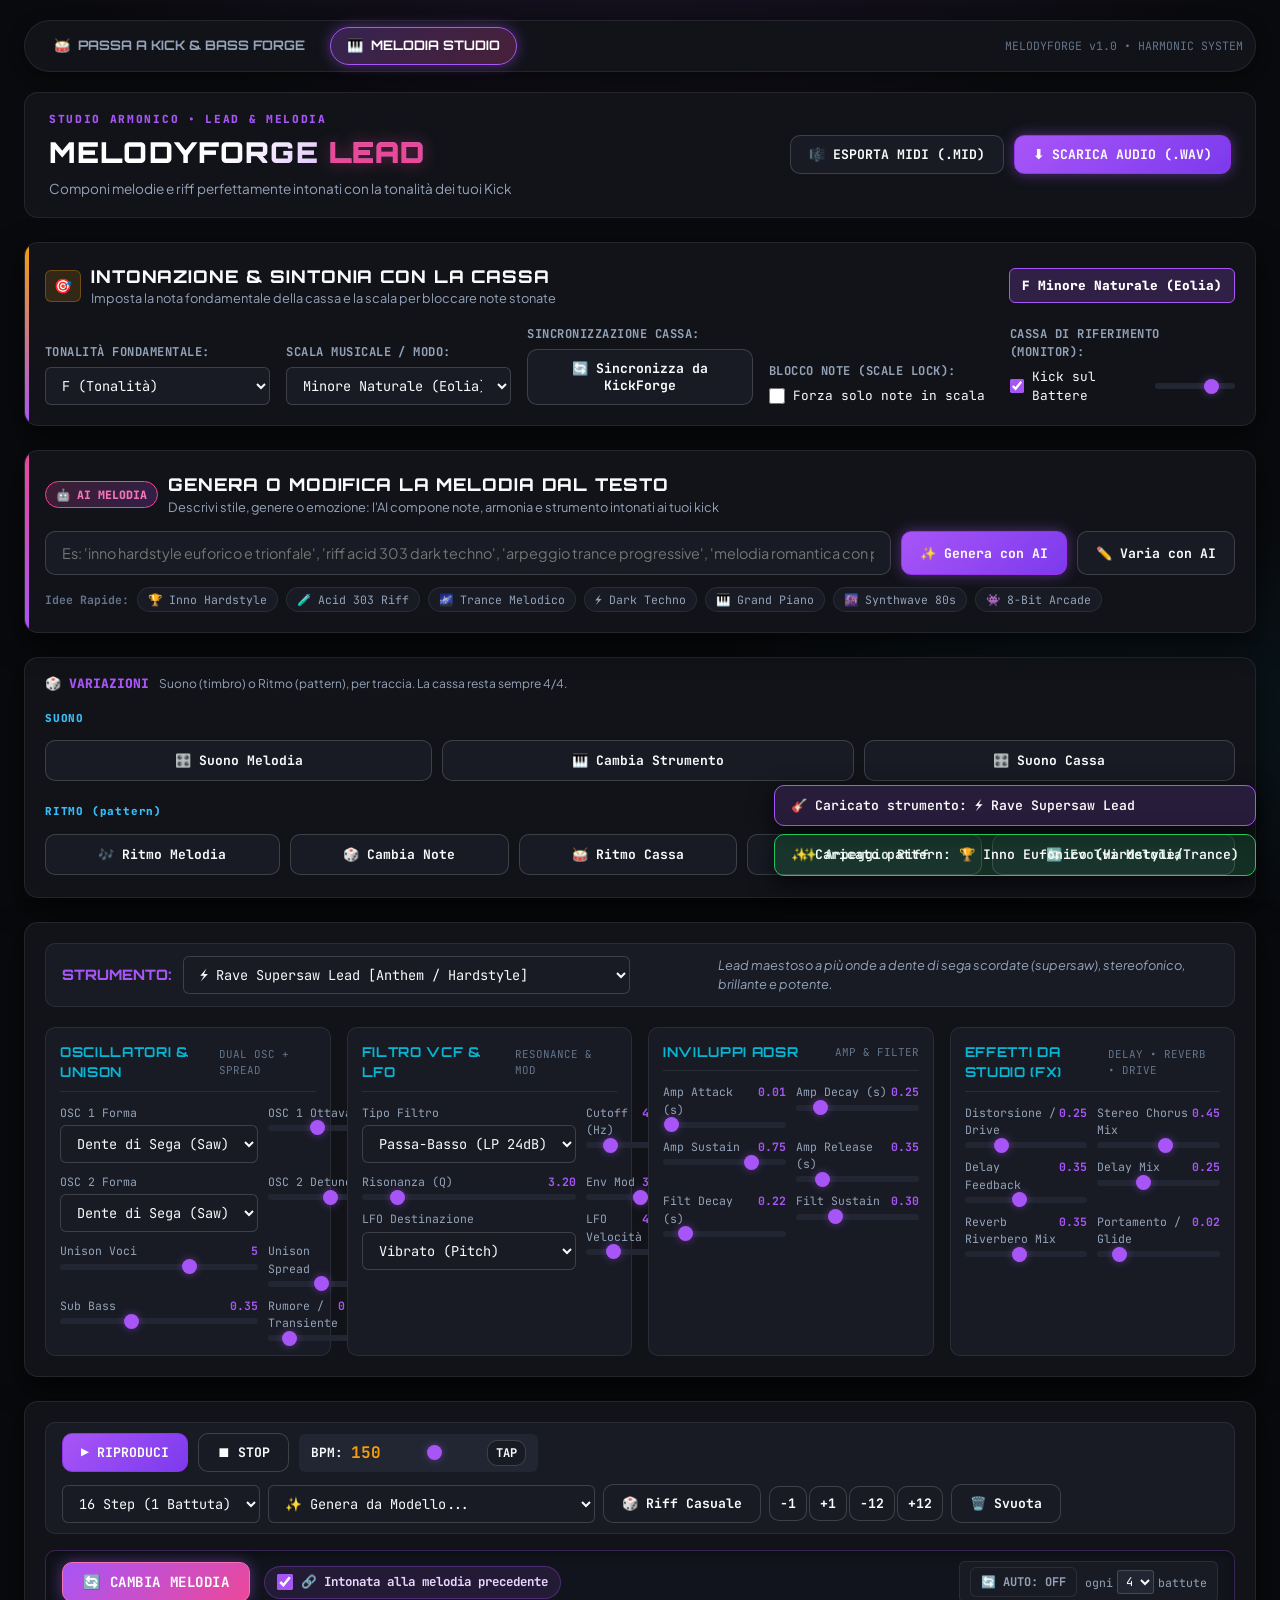
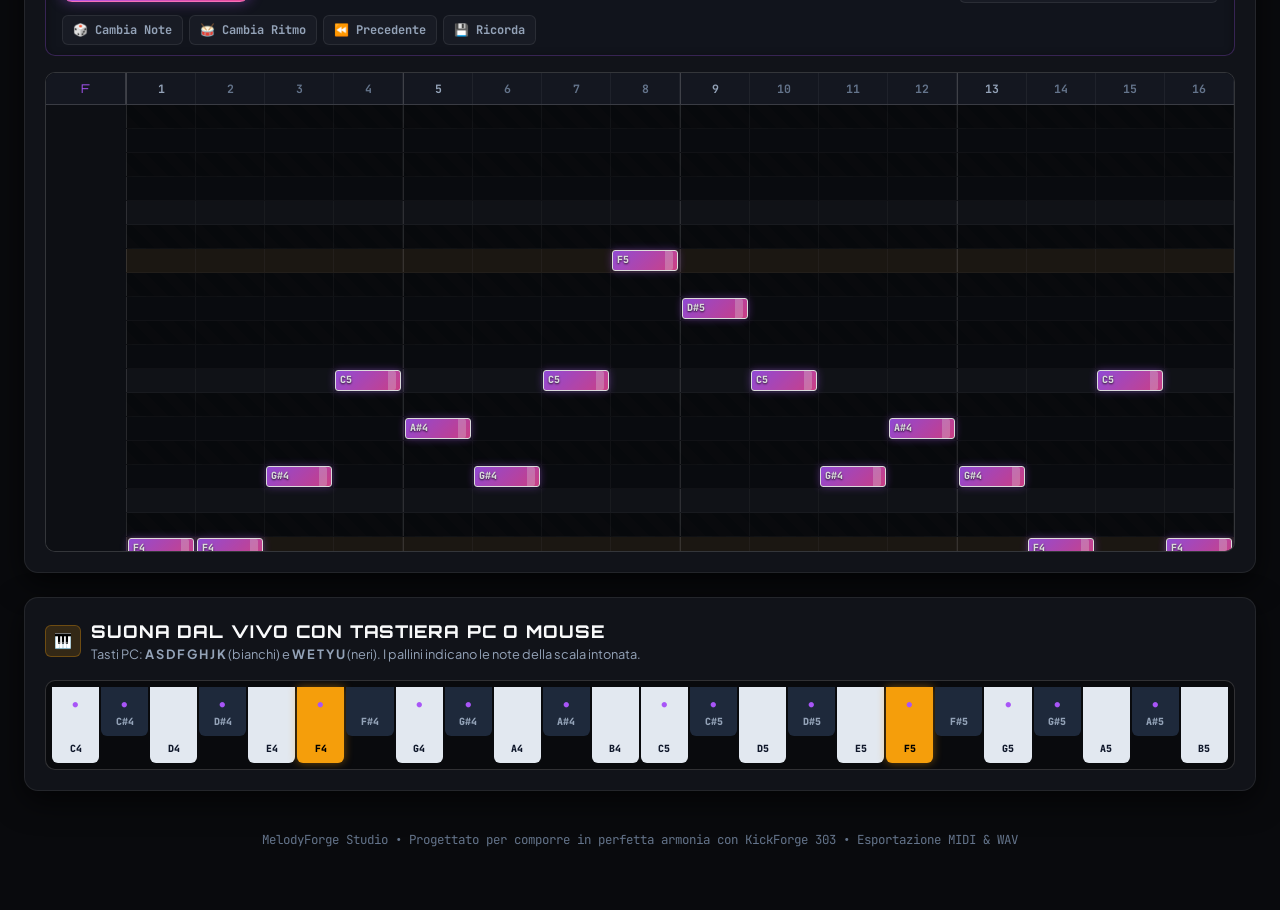
<file: melodia/index.html>
<!DOCTYPE html>
<html lang="it">
<head>
  <meta charset="UTF-8">
  <meta name="viewport" content="width=device-width, initial-scale=1.0">
  <title>MelodyForge Studio - Melodie Intonate ai Kick, Synth & Piano Roll</title>
  <meta name="description" content="Sintetizzatore polifonico, piano roll e generatore di melodie perfettamente intonate ai colpi di cassa (Kick) per Hardstyle, Techno, Acid e Trance.">

  <!-- Google Fonts: Plus Jakarta Sans, JetBrains Mono, Orbitron -->
  <link rel="preconnect" href="https://fonts.googleapis.com">
  <link rel="preconnect" href="https://fonts.gstatic.com" crossorigin>
  <link href="https://fonts.googleapis.com/css2?family=JetBrains+Mono:wght@400;500;700;800&family=Orbitron:wght@600;800;900&family=Plus+Jakarta+Sans:wght@400;500;600;700;800&display=swap" rel="stylesheet">

  <link rel="stylesheet" href="style.css">
</head>
<body>
  <div class="app-wrapper">

    <!-- ============================================== -->
    <!-- STUDIO NAVIGATION BAR (COMMUTATORE AMBIENTI)   -->
    <!-- ============================================== -->
    <nav class="studio-nav-bar">
      <div class="studio-nav-links">
        <a href="../index.html" class="studio-nav-tab" title="Torna allo studio per creare e scolpire casse e linee di basso">
          <span>🥁</span> PASSA A KICK & BASS FORGE
        </a>
        <a href="index.html" class="studio-nav-tab active" title="Studio melodia e armonia corrente">
          <span>🎹</span> MELODIA STUDIO
        </a>
      </div>
      <span class="studio-nav-tag">MELODYFORGE v1.0 • HARMONIC SYSTEM</span>
    </nav>

    <!-- ============================================== -->
    <!-- INTESTAZIONE PRINCIPALE & AZIONI               -->
    <!-- ============================================== -->
    <header class="top-header">
      <div class="brand-section">
        <div class="brand-badge">STUDIO ARMONICO • LEAD & MELODIA</div>
        <h1 class="brand-title">MELODYFORGE <span class="highlight-lead">LEAD</span></h1>
        <span class="brand-subtitle">Componi melodie e riff perfettamente intonati con la tonalità dei tuoi Kick</span>
      </div>

      <div class="header-actions">
        <button id="export-midi-btn" class="btn btn-secondary" title="Scarica il file .mid per trascinarlo dentro Ableton, FL Studio, Logic o Cubase">
          <span class="btn-icon">🎼</span> ESPORTA MIDI (.MID)
        </button>
        <button id="export-wav-btn" class="btn btn-primary btn-glow" title="Rendering audio ad alta definizione del loop melodico">
          <span class="btn-icon">⬇</span> SCARICA AUDIO (.WAV)
        </button>
      </div>
    </header>

    <!-- ============================================== -->
    <!-- PANNELLO ARMONIA & INTONAZIONE CASSA           -->
    <!-- ============================================== -->
    <section class="harmony-card">
      <div class="card-header-row">
        <div class="card-title-group">
          <span class="section-icon-badge">🎯</span>
          <div>
            <h2 class="section-title">INTONAZIONE & SINTONIA CON LA CASSA</h2>
            <p class="section-sub">Imposta la nota fondamentale della cassa e la scala per bloccare note stonate</p>
          </div>
        </div>

        <div id="current-tuning-badge" class="badge-highlight">
          Fa (F) Minore Naturale
        </div>
      </div>

      <div class="harmony-grid">
        <div class="control-field">
          <label class="control-label" for="melody-root-select">Tonalità Fondamentale:</label>
          <select id="melody-root-select" class="select-input" aria-label="Tonalità fondamentale"></select>
        </div>

        <div class="control-field">
          <label class="control-label" for="melody-scale-select">Scala Musicale / Modo:</label>
          <select id="melody-scale-select" class="select-input" aria-label="Scala musicale"></select>
        </div>

        <div class="control-field">
          <label class="control-label">Sincronizzazione Cassa:</label>
          <button id="sync-kick-btn" class="btn btn-secondary" title="Legge automaticamente la tonalità e il BPM dall'ultima cassa usata in KickForge">
            🔄 Sincronizza da KickForge
          </button>
        </div>

        <div class="control-field">
          <label class="control-label">Blocco Note (Scale Lock):</label>
          <label class="toggle-label">
            <input type="checkbox" id="scale-lock-toggle" class="toggle-checkbox">
            Forza solo note in scala
          </label>
        </div>

        <div class="control-field">
          <label class="control-label">Cassa di Riferimento (Monitor):</label>
          <div style="display:flex; align-items:center; gap:12px;">
            <label class="toggle-label" title="Suona un colpo di cassa intonato sul battere per testare il groove">
              <input type="checkbox" id="kick-ref-toggle" class="toggle-checkbox" checked>
              Kick sul Battere
            </label>
            <input type="range" id="kick-ref-vol" class="range-slider" min="0" max="1" step="0.05" value="0.75" style="width: 80px;" title="Volume cassa di prova">
          </div>
        </div>
      </div>
    </section>

    <!-- ============================================== -->
    <!-- GENERATORE MELODIA CON AI                      -->
    <!-- ============================================== -->
    <section class="ai-generator-card">
      <div class="ai-gen-header">
        <div class="card-title-group">
          <span class="ai-badge">🤖 AI MELODIA</span>
          <div>
            <h2 class="section-title">GENERA O MODIFICA LA MELODIA DAL TESTO</h2>
            <p class="section-sub">Descrivi stile, genere o emozione: l'AI compone note, armonia e strumento intonati ai tuoi kick</p>
          </div>
        </div>
      </div>

      <div class="ai-gen-body">
        <div class="ai-input-row">
          <input type="text" id="melody-ai-prompt-input" class="ai-prompt-input"
                 placeholder="Es: 'inno hardstyle euforico e trionfale', 'riff acid 303 dark techno', 'arpeggio trance progressive', 'melodia romantica con pianoforte'..."
                 maxlength="600" autocomplete="off">
          <button id="melody-ai-generate-btn" class="btn btn-primary btn-glow ai-gen-btn" title="Genera una nuova melodia dal testo">
            <span class="btn-icon">✨</span> Genera con AI
          </button>
          <button id="melody-ai-modify-btn" class="btn btn-secondary ai-gen-btn" title="Modifica e varia la melodia attuale in base al testo">
            <span class="btn-icon">✏️</span> Varia con AI
          </button>
        </div>

        <div class="ai-suggestions-row">
          <span class="ai-sugg-label">Idee Rapide:</span>
          <button class="ai-chip" data-ai-prompt="inno hardstyle euforico e trionfale">🏆 Inno Hardstyle</button>
          <button class="ai-chip" data-ai-prompt="riff acid 303 dark techno ipnotico">🧪 Acid 303 Riff</button>
          <button class="ai-chip" data-ai-prompt="arpeggio trance melodico emozionale">🌌 Trance Melodico</button>
          <button class="ai-chip" data-ai-prompt="riff dark techno industriale aggressivo">⚡ Dark Techno</button>
          <button class="ai-chip" data-ai-prompt="melodia pianoforte neoclassica dolce ed epica">🎹 Grand Piano</button>
          <button class="ai-chip" data-ai-prompt="arpeggio cyberpunk synthwave 80s">🌆 Synthwave 80s</button>
          <button class="ai-chip" data-ai-prompt="melodia chiptune 8-bit arcade gameboy">👾 8-Bit Arcade</button>
        </div>

        <div id="melody-ai-status" class="ai-status-msg" style="display:none;"></div>
      </div>
    </section>

    <!-- ============================================== -->
    <!-- PANNELLO VARIAZIONI (SUONO & RITMO)            -->
    <!-- ============================================== -->
    <section class="var-panel-card">
      <div class="var-block">
        <div class="mixer-head">
          <span class="var-tag">🎲 VARIAZIONI</span>
          <span class="mixer-hint">Suono (timbro) o Ritmo (pattern), per traccia. La cassa resta sempre 4/4.</span>
        </div>

        <div class="var-row-label">SUONO</div>
        <div class="var-buttons">
          <button id="var-suono-melodia-btn" class="btn btn-secondary var-btn" title="Varia il timbro attuale del sintetizzatore (filtro, inviluppo, riverbero, chorus, drive)">
            🎛️ Suono Melodia
          </button>
          <button id="var-cambia-strumento-btn" class="btn btn-secondary var-btn" title="Cambia strumento a sorpresa tra i 12 modelli disponibili">
            🎹 Cambia Strumento
          </button>
          <button id="var-suono-cassa-btn" class="btn btn-secondary var-btn" title="Varia il timbro e il punch della cassa di riferimento">
            🎛️ Suono Cassa
          </button>
        </div>

        <div class="var-row-label">RITMO (pattern)</div>
        <div class="var-buttons">
          <button id="var-ritmo-melodia-btn" class="btn btn-secondary var-btn" title="Varia il ritmo, le sincopi e le pause mantenendo le note intonate">
            🎶 Ritmo Melodia
          </button>
          <button id="var-cambia-note-btn" class="btn btn-secondary var-btn" title="Varia le altezze delle note restando rigorosamente in scala con la cassa">
            🎲 Cambia Note
          </button>
          <button id="var-ritmo-cassa-btn" class="btn btn-secondary var-btn" title="Varia il ritmo della cassa di riferimento (4/4, gallop, sincopato)">
            🥁 Ritmo Cassa
          </button>
          <button id="var-arpeggio-btn" class="btn btn-secondary var-btn" title="Trasforma il pattern in un arpeggio continuo a sedicesimi">
            ✨ Arpeggio Riff
          </button>
          <button id="var-evolvi-btn" class="btn btn-secondary var-btn" title="Evolve la melodia intonata alla precedente (se spuntato)">
            🔄 Evolvi Melodia
          </button>
        </div>
      </div>
    </section>

    <!-- ============================================== -->
    <!-- RACK STRUMENTO & SOUND DESIGN (DSP)            -->
    <!-- ============================================== -->
    <section class="synth-rack-card">
      <div class="preset-banner">
        <div class="preset-selector-group">
          <span style="font-family: var(--font-brand); font-size: 0.9rem; font-weight:800; color:var(--accent-melody);">STRUMENTO:</span>
          <select id="melody-instrument-select" class="select-input" style="min-width: 260px;"></select>
        </div>
        <p id="instrument-description" class="instrument-desc">Caricamento caratteristiche timbriche dello strumento...</p>
      </div>

      <div class="rack-modules-grid">
        <!-- MODULO 1: OSCILLATORI & UNISON -->
        <div class="module-card">
          <div class="module-header">
            <span class="module-title">OSCILLATORI & UNISON</span>
            <span class="module-tag">DUAL OSC + SPREAD</span>
          </div>

          <div class="knob-grid">
            <div class="slider-group">
              <div class="slider-label-row">
                <span>OSC 1 Forma</span>
              </div>
              <select id="osc1-wave" class="select-input">
                <option value="sawtooth">Dente di Sega (Saw)</option>
                <option value="square">Quadra (Square)</option>
                <option value="triangle">Triangolare</option>
                <option value="sine">Sinusoidale</option>
              </select>
            </div>

            <div class="slider-group">
              <div class="slider-label-row">
                <span>OSC 1 Ottava</span>
                <span id="osc1-octave-val" class="slider-val">0</span>
              </div>
              <input type="range" id="osc1-octave" class="range-slider" min="-2" max="2" step="1" value="0">
            </div>

            <div class="slider-group">
              <div class="slider-label-row">
                <span>OSC 2 Forma</span>
              </div>
              <select id="osc2-wave" class="select-input">
                <option value="sawtooth">Dente di Sega (Saw)</option>
                <option value="square" selected>Quadra (Square)</option>
                <option value="triangle">Triangolare</option>
                <option value="sine">Sinusoidale</option>
              </select>
            </div>

            <div class="slider-group">
              <div class="slider-label-row">
                <span>OSC 2 Detune</span>
                <span id="osc2-detune-val" class="slider-val">7</span>
              </div>
              <input type="range" id="osc2-detune" class="range-slider" min="-25" max="25" step="1" value="7">
            </div>

            <div class="slider-group">
              <div class="slider-label-row">
                <span>Unison Voci</span>
                <span id="unison-voices-val" class="slider-val">3</span>
              </div>
              <input type="range" id="unison-voices" class="range-slider" min="1" max="7" step="1" value="3">
            </div>

            <div class="slider-group">
              <div class="slider-label-row">
                <span>Unison Spread</span>
                <span id="unison-detune-val" class="slider-val">18</span>
              </div>
              <input type="range" id="unison-detune" class="range-slider" min="0" max="40" step="1" value="18">
            </div>

            <div class="slider-group">
              <div class="slider-label-row">
                <span>Sub Bass</span>
                <span id="sub-level-val" class="slider-val">0.3</span>
              </div>
              <input type="range" id="sub-level" class="range-slider" min="0" max="1" step="0.05" value="0.3">
            </div>

            <div class="slider-group">
              <div class="slider-label-row">
                <span>Rumore / Transiente</span>
                <span id="noise-level-val" class="slider-val">0.04</span>
              </div>
              <input type="range" id="noise-level" class="range-slider" min="0" max="0.3" step="0.01" value="0.04">
            </div>
          </div>
        </div>

        <!-- MODULO 2: FILTRO VCF & MODULAZIONE -->
        <div class="module-card">
          <div class="module-header">
            <span class="module-title">FILTRO VCF & LFO</span>
            <span class="module-tag">RESONANCE & MOD</span>
          </div>

          <div class="knob-grid">
            <div class="slider-group">
              <div class="slider-label-row">
                <span>Tipo Filtro</span>
              </div>
              <select id="filter-type" class="select-input">
                <option value="lowpass">Passa-Basso (LP 24dB)</option>
                <option value="bandpass">Passa-Banda (BP)</option>
                <option value="highpass">Passa-Alto (HP)</option>
              </select>
            </div>

            <div class="slider-group">
              <div class="slider-label-row">
                <span>Cutoff (Hz)</span>
                <span id="filter-cutoff-val" class="slider-val">3500</span>
              </div>
              <input type="range" id="filter-cutoff" class="range-slider" min="100" max="16000" step="100" value="3500">
            </div>

            <div class="slider-group">
              <div class="slider-label-row">
                <span>Risonanza (Q)</span>
                <span id="filter-resonance-val" class="slider-val">3.0</span>
              </div>
              <input type="range" id="filter-resonance" class="range-slider" min="0.5" max="18" step="0.5" value="3.0">
            </div>

            <div class="slider-group">
              <div class="slider-label-row">
                <span>Env Mod</span>
                <span id="filter-env-amt-val" class="slider-val">3000</span>
              </div>
              <input type="range" id="filter-env-amt" class="range-slider" min="-6000" max="8000" step="200" value="3000">
            </div>

            <div class="slider-group">
              <div class="slider-label-row">
                <span>LFO Destinazione</span>
              </div>
              <select id="lfo-target" class="select-input">
                <option value="pitch">Vibrato (Pitch)</option>
                <option value="cutoff">Filtro Cutoff (Wah)</option>
                <option value="amp">Tremolo (Ampiezza)</option>
                <option value="none">Spento (Nessuno)</option>
              </select>
            </div>

            <div class="slider-group">
              <div class="slider-label-row">
                <span>LFO Velocità</span>
                <span id="lfo-rate-val" class="slider-val">4.5</span>
              </div>
              <input type="range" id="lfo-rate" class="range-slider" min="0.2" max="15" step="0.2" value="4.5">
            </div>
          </div>
        </div>

        <!-- MODULO 3: INVILUPPI ADSR -->
        <div class="module-card">
          <div class="module-header">
            <span class="module-title">INVILUPPI ADSR</span>
            <span class="module-tag">AMP & FILTER</span>
          </div>

          <div class="knob-grid">
            <div class="slider-group">
              <div class="slider-label-row">
                <span>Amp Attack (s)</span>
                <span id="amp-attack-val" class="slider-val">0.005</span>
              </div>
              <input type="range" id="amp-attack" class="range-slider" min="0.001" max="1.0" step="0.005" value="0.005">
            </div>

            <div class="slider-group">
              <div class="slider-label-row">
                <span>Amp Decay (s)</span>
                <span id="amp-decay-val" class="slider-val">0.25</span>
              </div>
              <input type="range" id="amp-decay" class="range-slider" min="0.02" max="1.5" step="0.02" value="0.25">
            </div>

            <div class="slider-group">
              <div class="slider-label-row">
                <span>Amp Sustain</span>
                <span id="amp-sustain-val" class="slider-val">0.7</span>
              </div>
              <input type="range" id="amp-sustain" class="range-slider" min="0" max="1" step="0.05" value="0.7">
            </div>

            <div class="slider-group">
              <div class="slider-label-row">
                <span>Amp Release (s)</span>
                <span id="amp-release-val" class="slider-val">0.35</span>
              </div>
              <input type="range" id="amp-release" class="range-slider" min="0.02" max="2.0" step="0.05" value="0.35">
            </div>

            <div class="slider-group">
              <div class="slider-label-row">
                <span>Filt Decay (s)</span>
                <span id="filt-decay-val" class="slider-val">0.2</span>
              </div>
              <input type="range" id="filt-decay" class="range-slider" min="0.02" max="1.5" step="0.02" value="0.2">
            </div>

            <div class="slider-group">
              <div class="slider-label-row">
                <span>Filt Sustain</span>
                <span id="filt-sustain-val" class="slider-val">0.3</span>
              </div>
              <input type="range" id="filt-sustain" class="range-slider" min="0" max="1" step="0.05" value="0.3">
            </div>
          </div>
        </div>

        <!-- MODULO 4: FX RACK DA STUDIO -->
        <div class="module-card">
          <div class="module-header">
            <span class="module-title">EFFETTI DA STUDIO (FX)</span>
            <span class="module-tag">DELAY • REVERB • DRIVE</span>
          </div>

          <div class="knob-grid">
            <div class="slider-group">
              <div class="slider-label-row">
                <span>Distorsione / Drive</span>
                <span id="dist-drive-val" class="slider-val">0.2</span>
              </div>
              <input type="range" id="dist-drive" class="range-slider" min="0" max="0.9" step="0.05" value="0.2">
            </div>

            <div class="slider-group">
              <div class="slider-label-row">
                <span>Stereo Chorus Mix</span>
                <span id="chorus-mix-val" class="slider-val">0.35</span>
              </div>
              <input type="range" id="chorus-mix" class="range-slider" min="0" max="0.8" step="0.05" value="0.35">
            </div>

            <div class="slider-group">
              <div class="slider-label-row">
                <span>Delay Feedback</span>
                <span id="delay-feedback-val" class="slider-val">0.35</span>
              </div>
              <input type="range" id="delay-feedback" class="range-slider" min="0" max="0.8" step="0.05" value="0.35">
            </div>

            <div class="slider-group">
              <div class="slider-label-row">
                <span>Delay Mix</span>
                <span id="delay-mix-val" class="slider-val">0.25</span>
              </div>
              <input type="range" id="delay-mix" class="range-slider" min="0" max="0.7" step="0.05" value="0.25">
            </div>

            <div class="slider-group">
              <div class="slider-label-row">
                <span>Reverb Riverbero Mix</span>
                <span id="reverb-mix-val" class="slider-val">0.3</span>
              </div>
              <input type="range" id="reverb-mix" class="range-slider" min="0" max="0.8" step="0.05" value="0.3">
            </div>

            <div class="slider-group">
              <div class="slider-label-row">
                <span>Portamento / Glide</span>
                <span id="glide-time-val" class="slider-val">0.0</span>
              </div>
              <input type="range" id="glide-time" class="range-slider" min="0" max="0.15" step="0.01" value="0.0">
            </div>
          </div>
        </div>
      </div>
    </section>

    <!-- ============================================== -->
    <!-- PIANO ROLL STUDIO & SEQUENCER                  -->
    <!-- ============================================== -->
    <section class="pianoroll-card">
      <div class="sequencer-toolbar">
        <div class="transport-controls">
          <button id="melody-play-btn" class="btn btn-primary" title="Avvia o metti in pausa la riproduzione del loop">
            <span class="btn-icon">▶</span> RIPRODUCI
          </button>
          <button id="melody-stop-btn" class="btn btn-secondary" title="Ferma la riproduzione e resetta il cursore all'inizio">
            <span class="btn-icon">⏹</span> STOP
          </button>

          <div class="bpm-badge-box">
            <span>BPM:</span>
            <span id="melody-bpm-display" class="bpm-number">150</span>
            <input type="range" id="melody-bpm-input" class="range-slider" min="60" max="240" step="1" value="150" style="width: 90px;">
            <button id="tap-tempo-btn" class="btn btn-secondary" style="padding:4px 8px; font-size:0.75rem;" title="Clicca a ritmo per impostare il tempo">TAP</button>
          </div>
        </div>

        <div class="tools-group">
          <select id="steps-selector" class="select-input" title="Durata del pattern">
            <option value="16">16 Step (1 Battuta)</option>
            <option value="32">32 Step (2 Battute)</option>
          </select>

          <select id="melody-template-select" class="select-input" title="Carica pattern melodici intonati">
            <option value="">✨ Genera da Modello...</option>
            <option value="euphoric_anthem">🏆 Inno Eufonico (Hardstyle/Trance)</option>
            <option value="dark_techno_riff">⚡ Riff Dark Techno Ipnotico</option>
            <option value="cyberpunk_arp">🌆 Arpeggio Cyberpunk Drive</option>
            <option value="acid_hook">🧪 Hook Acido 303 Groove</option>
            <option value="ambient_harmony">🌌 Accordo Sostenuto</option>
          </select>

          <button id="random-melody-btn" class="btn btn-secondary" title="Genera un nuovo riff casuale rigorosamente in scala">
            🎲 Riff Casuale
          </button>

          <div style="display:flex; gap:2px;">
            <button class="btn btn-secondary" data-transpose="-1" title="Trasponi di -1 semitono" style="padding:8px 10px;">-1</button>
            <button class="btn btn-secondary" data-transpose="1" title="Trasponi di +1 semitono" style="padding:8px 10px;">+1</button>
            <button class="btn btn-secondary" data-transpose="-12" title="Trasponi un'ottava sotto" style="padding:8px 10px;">-12</button>
            <button class="btn btn-secondary" data-transpose="12" title="Trasponi un'ottava sopra" style="padding:8px 10px;">+12</button>
          </div>

          <button id="clear-melody-btn" class="btn btn-secondary" title="Cancella tutte le note">
            🗑️ Svuota
          </button>
        </div>
      </div>

      <!-- ============================================== -->
      <!-- BARRA CAMBIA & EVOLVI MELODIA (INTONATA / AUTO) -->
      <!-- ============================================== -->
      <div class="melody-evolve-toolbar">
        <div class="evolve-main-group">
          <button id="cambia-melodia-btn" class="btn btn-primary btn-glow btn-cambia-melodia" title="Genera un'altra melodia (intonata alla precedente se la casella è spuntata)">
            <span class="btn-icon">🔄</span> CAMBIA MELODIA
          </button>

          <label class="toggle-label tuned-prev-label" title="Se spuntato: genera una melodia intonata e armonicamente collegata alla precedente. Se deselezionato: genera una melodia completamente nuova.">
            <input type="checkbox" id="keep-tuned-prev-toggle" class="toggle-checkbox" checked>
            <span>🔗 Intonata alla melodia precedente</span>
          </label>
        </div>

        <div class="evolve-auto-group" title="Cambia automaticamente la melodia ogni N battute mentre il loop suona">
          <button id="auto-melody-toggle-btn" class="btn btn-mini auto-btn">🔄 AUTO: OFF</button>
          <label class="auto-interval-label">ogni
            <select id="auto-melody-interval" class="auto-interval-select">
              <option value="2">2</option>
              <option value="4" selected>4</option>
              <option value="8">8</option>
            </select> battute
          </label>
        </div>

        <div class="evolve-quick-group">
          <button id="cambia-note-btn" class="btn btn-mini btn-secondary" title="Varia le altezze delle note in scala mantenendo il ritmo attuale">🎲 Cambia Note</button>
          <button id="cambia-ritmo-btn" class="btn btn-mini btn-secondary" title="Varia il ritmo e le sincopi mantenendo le stesse note intonate">🥁 Cambia Ritmo</button>
          <button id="undo-melody-btn" class="btn btn-mini btn-secondary" title="Torna alla melodia precedente nella cronologia">⏪ Precedente</button>
          <button id="remember-melody-btn" class="btn btn-mini btn-secondary" title="Fissa questa melodia come punto di partenza per l'evoluzione">💾 Ricorda</button>
        </div>
      </div>

      <!-- Area Piano Roll Interattiva -->
      <div class="pianoroll-outer-scroll">
        <div id="pianoroll-container"></div>
      </div>
    </section>

    <!-- ============================================== -->
    <!-- TASTIERA VIRTUALE INTERATTIVA (LIVE JAMMING)   -->
    <!-- ============================================== -->
    <section class="virtual-keyboard-card">
      <div class="card-header-row">
        <div class="card-title-group">
          <span class="section-icon-badge">🎹</span>
          <div>
            <h3 class="section-title">SUONA DAL VIVO CON TASTIERA PC O MOUSE</h3>
            <p class="section-sub">Tasti PC: <b>A S D F G H J K</b> (bianchi) e <b>W E T Y U</b> (neri). I pallini indicano le note della scala intonata.</p>
          </div>
        </div>
      </div>

      <div id="virtual-keyboard-container"></div>
    </section>

    <!-- Footer -->
    <footer class="studio-footer">
      MelodyForge Studio • Progettato per comporre in perfetta armonia con KickForge 303 • Esportazione MIDI & WAV
    </footer>
  </div>

  <!-- Toast Container -->
  <div id="toast-container"></div>

  <!-- Script Modulare dell'App Melodia -->
  <script type="module" src="js/melody-app.js"></script>
</body>
</html>
</file>
<file: style.css>
/* ==========================================================================
   KICKFORGE 303 - HARDCORE & TECHNO SYNTHESIZER DESIGN SYSTEM V3
   Studio Completo: Casse & Linee di Basso per Tutti i Sottogeneri
   ========================================================================== */

:root {
  /* Palette Colori Studio */
  --bg-core: #090a0d;
  --bg-surface-1: #111319;
  --bg-surface-2: #181b24;
  --bg-surface-3: #222633;
  --bg-surface-active: #2d3345;
  
  --border-subtle: rgba(255, 255, 255, 0.08);
  --border-medium: rgba(255, 255, 255, 0.15);
  --border-highlight: rgba(255, 255, 255, 0.28);

  /* Accenti Sonori */
  --accent-303: #22c55e;        /* Verde Acido 303 */
  --accent-303-glow: rgba(34, 197, 94, 0.4);
  --accent-amber: #f59e0b;      /* Ambra Punch / Botta */
  --accent-amber-glow: rgba(245, 158, 11, 0.4);
  --accent-cyan: #06b6d4;       /* Ciano Sub & Rumble */
  --accent-cyan-glow: rgba(6, 182, 212, 0.4);
  --accent-red: #ef4444;        /* Rosso Distorsione */
  --accent-red-glow: rgba(239, 68, 68, 0.4);
  --accent-purple: #a855f7;     /* Viola Linea di Basso */
  --accent-purple-glow: rgba(168, 85, 247, 0.4);

  /* Testo */
  --text-primary: #f9fafb;
  --text-secondary: #a0aec0;
  --text-muted: #718096;
  --font-main: 'Plus Jakarta Sans', -apple-system, BlinkMacSystemFont, sans-serif;
  --font-mono: 'JetBrains Mono', monospace;
  --font-brand: 'Orbitron', sans-serif;

  /* Raggi e Ombre */
  --radius-sm: 6px;
  --radius-md: 10px;
  --radius-lg: 14px;
  --radius-full: 9999px;
  --shadow-panel: 0 10px 30px rgba(0, 0, 0, 0.65);
  --shadow-knob: inset 0 2px 4px rgba(255, 255, 255, 0.15), 0 5px 12px rgba(0, 0, 0, 0.65);
}

/* Reset & Base */
*, *::before, *::after {
  box-sizing: border-box;
  margin: 0;
  padding: 0;
}

body {
  background-color: var(--bg-core);
  color: var(--text-primary);
  font-family: var(--font-main);
  min-height: 100vh;
  line-height: 1.5;
  -webkit-font-smoothing: antialiased;
  user-select: none;
  overflow-x: hidden;
}

.app-wrapper {
  max-width: 1440px;
  margin: 0 auto;
  padding: 16px 24px 36px 24px;
  display: flex;
  flex-direction: column;
  gap: 18px;
}

/* ==========================================================================
   INTESTAZIONE PRINCIPALE
   ========================================================================== */

.top-header {
  display: flex;
  justify-content: space-between;
  align-items: center;
  background: var(--bg-surface-1);
  border: 1px solid var(--border-subtle);
  border-radius: var(--radius-lg);
  padding: 14px 22px;
  box-shadow: var(--shadow-panel);
  flex-wrap: wrap;
  gap: 16px;
}

.brand-section {
  display: flex;
  align-items: center;
  gap: 12px;
}

.brand-badge {
  background: rgba(34, 197, 94, 0.15);
  border: 1px solid var(--accent-303);
  color: var(--accent-303);
  font-family: var(--font-mono);
  font-size: 11px;
  font-weight: 800;
  padding: 3px 8px;
  border-radius: var(--radius-sm);
}

.brand-title {
  font-family: var(--font-brand);
  font-size: 24px;
  font-weight: 900;
  letter-spacing: 0.06em;
  color: #ffffff;
  display: flex;
  align-items: baseline;
  gap: 4px;
}

.highlight-303 {
  color: var(--accent-303);
  text-shadow: 0 0 14px var(--accent-303-glow);
}

.brand-subtitle {
  font-size: 13px;
  font-weight: 500;
  color: var(--text-secondary);
  border-left: 1px solid var(--border-medium);
  padding-left: 12px;
  display: none;
}

@media (min-width: 900px) {
  .brand-subtitle { display: inline-block; }
}

.preset-control-bar {
  display: flex;
  align-items: center;
  gap: 10px;
  flex-wrap: wrap;
}

/* Pulsanti */
.btn {
  font-family: var(--font-main);
  font-size: 13px;
  font-weight: 700;
  padding: 9px 18px;
  border-radius: var(--radius-md);
  border: 1px solid transparent;
  cursor: pointer;
  display: inline-flex;
  align-items: center;
  gap: 8px;
  transition: all 0.15s ease;
}

.btn-primary {
  background: var(--accent-303);
  color: #000;
}

.btn-primary:hover {
  background: #34d399;
  transform: translateY(-1px);
}

.btn-glow {
  box-shadow: 0 0 18px var(--accent-303-glow);
}

.btn-secondary {
  background: var(--bg-surface-3);
  color: var(--text-primary);
  border-color: var(--border-medium);
}

.btn-secondary:hover {
  background: var(--bg-surface-active);
  border-color: var(--border-highlight);
}

.btn-danger-mini {
  background: rgba(239, 68, 68, 0.2);
  border: 1px solid var(--accent-red);
  color: #fca5a5;
  font-size: 12px;
  font-weight: 700;
  padding: 6px 12px;
  border-radius: var(--radius-md);
  cursor: pointer;
}

.btn-danger-mini:hover {
  background: var(--accent-red);
  color: #fff;
}

.btn-mini {
  padding: 4px 10px;
  font-size: 11px;
  font-family: var(--font-mono);
  background: var(--bg-surface-3);
  color: var(--text-primary);
  border: 1px solid var(--border-medium);
  border-radius: var(--radius-sm);
  cursor: pointer;
}

.btn-mini:hover {
  background: var(--accent-amber);
  color: #000;
}

/* ==========================================================================
   PRESET BROWSER CASSA
   ========================================================================== */

.preset-browser-card {
  background: var(--bg-surface-1);
  border: 1px solid var(--border-subtle);
  border-radius: var(--radius-lg);
  padding: 12px 18px;
  display: flex;
  flex-direction: column;
  gap: 12px;
}

.card-section-tag {
  font-family: var(--font-mono);
  font-size: 11px;
  font-weight: 800;
  color: var(--accent-amber);
  white-space: nowrap;
}

.preset-browser-header {
  display: flex;
  align-items: center;
  gap: 10px;
  overflow-x: auto;
}

.category-tabs, .bass-cat-tabs {
  display: flex;
  gap: 6px;
  overflow-x: auto;
  scrollbar-width: none;
}

.category-tabs::-webkit-scrollbar, .bass-cat-tabs::-webkit-scrollbar {
  display: none;
}

.cat-tab-btn {
  background: var(--bg-surface-2);
  border: 1px solid var(--border-subtle);
  color: var(--text-secondary);
  font-family: var(--font-main);
  font-size: 12px;
  font-weight: 700;
  padding: 5px 12px;
  border-radius: var(--radius-full);
  cursor: pointer;
  white-space: nowrap;
  transition: all 0.15s ease;
}

.cat-tab-btn:hover {
  background: var(--bg-surface-3);
  color: #fff;
}

.cat-tab-btn.active {
  background: var(--accent-303);
  border-color: var(--accent-303);
  color: #000;
  font-weight: 800;
}

.bass-cat-tabs .cat-tab-btn.active {
  background: var(--accent-303);
  border-color: var(--accent-303);
  color: #000;
}

.preset-browser-body {
  display: flex;
  align-items: center;
  gap: 14px;
  flex-wrap: wrap;
}

.preset-dropdown-wrapper, .bass-select-wrap {
  display: flex;
  align-items: center;
  gap: 8px;
  background: var(--bg-surface-2);
  border: 1px solid var(--border-medium);
  border-radius: var(--radius-md);
  padding: 6px 12px;
}

.preset-picker-label {
  font-family: var(--font-mono);
  font-size: 11px;
  font-weight: 700;
  color: var(--text-muted);
}

.preset-dropdown {
  background: transparent;
  border: none;
  color: #fff;
  font-family: var(--font-main);
  font-size: 13px;
  font-weight: 700;
  outline: none;
  cursor: pointer;
  max-width: 280px;
}

.preset-dropdown option {
  background: var(--bg-surface-2);
  color: #fff;
}

.quick-presets-grid {
  display: flex;
  gap: 8px;
  overflow-x: auto;
  scrollbar-width: none;
  flex: 1;
}

.quick-presets-grid::-webkit-scrollbar {
  display: none;
}

.quick-preset-btn {
  background: var(--bg-surface-2);
  border: 1px solid var(--border-subtle);
  color: var(--text-secondary);
  font-size: 12px;
  font-weight: 600;
  padding: 6px 12px;
  border-radius: var(--radius-md);
  cursor: pointer;
  display: flex;
  align-items: center;
  gap: 6px;
  white-space: nowrap;
  transition: all 0.15s ease;
}

.quick-preset-btn .p-bpm {
  font-family: var(--font-mono);
  font-size: 10px;
  color: var(--text-muted);
}

.quick-preset-btn:hover {
  background: var(--bg-surface-3);
  color: #fff;
  border-color: var(--border-highlight);
}

.quick-preset-btn.active {
  background: rgba(34, 197, 94, 0.15);
  border-color: var(--accent-303);
  color: #fff;
  box-shadow: 0 0 10px rgba(34, 197, 94, 0.25);
}

.quick-preset-btn.active .p-bpm {
  color: var(--accent-303);
}

.empty-msg {
  font-size: 12px;
  color: var(--text-muted);
  font-style: italic;
}

/* ==========================================================================
   SUPER BOTTA BANNER & GUIDA 3 PASSI
   ========================================================================== */

.super-botta-banner {
  display: grid;
  grid-template-columns: 1.4fr 1fr;
  gap: 16px;
}

@media (max-width: 950px) {
  .super-botta-banner {
    grid-template-columns: 1fr;
  }
}

.botta-macro-control {
  background: linear-gradient(135deg, rgba(245, 158, 11, 0.12), rgba(239, 68, 68, 0.08)), var(--bg-surface-1);
  border: 2px solid rgba(245, 158, 11, 0.4);
  border-radius: var(--radius-lg);
  padding: 16px 20px;
  box-shadow: 0 0 24px rgba(245, 158, 11, 0.15);
  display: flex;
  flex-direction: column;
  gap: 12px;
}

.botta-tag {
  font-family: var(--font-mono);
  font-size: 10px;
  font-weight: 800;
  color: var(--accent-amber);
  letter-spacing: 0.08em;
}

.botta-title {
  font-family: var(--font-brand);
  font-size: 18px;
  font-weight: 900;
  color: #fff;
  letter-spacing: 0.04em;
}

.botta-desc {
  font-size: 12px;
  color: var(--text-secondary);
}

.botta-slider-wrap {
  display: flex;
  flex-direction: column;
  gap: 6px;
  cursor: help;
}

.botta-value-display {
  font-family: var(--font-mono);
  font-size: 14px;
  font-weight: 800;
  color: var(--accent-amber);
}

.super-botta-range {
  width: 100%;
  height: 10px;
  accent-color: var(--accent-amber);
  cursor: pointer;
  border-radius: var(--radius-full);
}

.botta-toggle-wrap {
  display: flex;
  align-items: center;
  gap: 10px;
  background: rgba(0, 0, 0, 0.25);
  padding: 8px 12px;
  border-radius: var(--radius-md);
  cursor: help;
}

.toggle-glow-label {
  font-family: var(--font-mono);
  font-size: 11px;
  font-weight: 800;
  color: #fca5a5;
  letter-spacing: 0.04em;
}

/* Guida 3 Passi */
.quick-guide-card {
  background: var(--bg-surface-1);
  border: 1px solid var(--border-subtle);
  border-radius: var(--radius-lg);
  padding: 16px 20px;
  display: flex;
  flex-direction: column;
  justify-content: center;
  gap: 12px;
}

.guide-step {
  display: flex;
  align-items: center;
  gap: 12px;
}

.step-num {
  width: 28px;
  height: 28px;
  border-radius: 50%;
  background: var(--bg-surface-3);
  border: 1px solid var(--border-highlight);
  color: #fff;
  font-family: var(--font-mono);
  font-size: 12px;
  font-weight: 800;
  display: flex;
  align-items: center;
  justify-content: center;
  flex-shrink: 0;
}

.step-text {
  font-size: 12px;
  color: var(--text-secondary);
}

.step-text strong {
  color: #fff;
}

/* ==========================================================================
   VISUALIZZATORE & TRASPORTO / SEQUENCER
   ========================================================================== */

.center-stage-panel {
  display: flex;
  flex-direction: column;
  gap: 14px;
}

.visualizer-container {
  background: var(--bg-surface-1);
  border: 1px solid var(--border-subtle);
  border-radius: var(--radius-lg);
  padding: 14px 18px;
  box-shadow: var(--shadow-panel);
}

.visualizer-header {
  display: flex;
  justify-content: space-between;
  align-items: center;
  margin-bottom: 10px;
}

.vis-title {
  display: flex;
  align-items: center;
  gap: 8px;
  font-family: var(--font-mono);
  font-size: 11px;
  font-weight: 700;
  color: var(--text-secondary);
}

.live-led {
  width: 8px;
  height: 8px;
  border-radius: 50%;
  background: var(--accent-303);
  box-shadow: 0 0 8px var(--accent-303);
  animation: pulse-led 2s infinite ease-in-out;
}

@keyframes pulse-led {
  0%, 100% { opacity: 0.6; }
  50% { opacity: 1; }
}

.vis-mode-buttons {
  display: flex;
  gap: 4px;
}

.vis-mode-btn {
  background: var(--bg-surface-2);
  border: 1px solid var(--border-subtle);
  color: var(--text-muted);
  font-family: var(--font-mono);
  font-size: 10px;
  font-weight: 700;
  padding: 4px 8px;
  border-radius: var(--radius-sm);
  cursor: pointer;
  transition: all 0.15s ease;
}

.vis-mode-btn.active {
  background: var(--bg-surface-3);
  border-color: var(--accent-303);
  color: var(--accent-303);
}

.canvas-wrapper {
  position: relative;
  width: 100%;
  height: 180px;
  background: #0c0d10;
  border: 1px solid rgba(255, 255, 255, 0.06);
  border-radius: var(--radius-md);
  overflow: hidden;
}

#visualizer-canvas {
  width: 100%;
  height: 100%;
  display: block;
}

.preset-info-banner {
  margin-top: 10px;
  padding: 8px 14px;
  background: var(--bg-surface-2);
  border-left: 3px solid var(--accent-303);
  border-radius: 0 var(--radius-sm) var(--radius-sm) 0;
  font-size: 12px;
  color: var(--text-secondary);
}

/* Transport & Trigger Strip */
.transport-and-trigger-strip {
  display: grid;
  grid-template-columns: 220px 1fr;
  gap: 14px;
}

@media (max-width: 900px) {
  .transport-and-trigger-strip {
    grid-template-columns: 1fr;
  }
}

.master-trigger-pad {
  width: 100%;
  height: 100%;
  min-height: 140px;
  background: linear-gradient(135deg, #1c202a, #11141b);
  border: 2px solid var(--accent-303);
  border-radius: var(--radius-lg);
  cursor: pointer;
  display: flex;
  align-items: center;
  justify-content: center;
  transition: all 0.08s ease-out;
  box-shadow: 0 6px 16px rgba(0, 0, 0, 0.6), inset 0 2px 4px rgba(255, 255, 255, 0.1);
  position: relative;
  overflow: hidden;
}

.master-trigger-pad:hover {
  border-color: #4ade80;
  box-shadow: 0 0 20px var(--accent-303-glow), inset 0 2px 8px rgba(255, 255, 255, 0.2);
}

.master-trigger-pad:active,
.master-trigger-pad.active {
  background: linear-gradient(135deg, #22c55e, #15803d);
  transform: scale(0.97);
  box-shadow: 0 0 30px rgba(34, 197, 94, 0.8);
}

.master-trigger-pad:active .pad-text,
.master-trigger-pad.active .pad-text,
.master-trigger-pad:active .pad-hint,
.master-trigger-pad.active .pad-hint {
  color: #000;
}

.pad-inner {
  display: flex;
  flex-direction: column;
  align-items: center;
  gap: 4px;
}

.pad-icon {
  font-size: 28px;
}

.pad-text {
  font-family: var(--font-brand);
  font-size: 16px;
  font-weight: 900;
  color: #fff;
  letter-spacing: 0.05em;
}

.pad-hint {
  font-family: var(--font-mono);
  font-size: 10px;
  font-weight: 700;
  color: var(--text-secondary);
}

/* Sequencer Panel */
.sequencer-panel {
  background: var(--bg-surface-1);
  border: 1px solid var(--border-subtle);
  border-radius: var(--radius-lg);
  padding: 14px 18px;
  display: flex;
  flex-direction: column;
  gap: 12px;
  justify-content: center;
}

.seq-top-bar {
  display: flex;
  justify-content: space-between;
  align-items: center;
  flex-wrap: wrap;
  gap: 10px;
}

.seq-transport-group {
  display: flex;
  align-items: center;
  gap: 12px;
  flex-wrap: wrap;
}

.btn-seq-play {
  background: var(--accent-amber);
  color: #000;
  font-family: var(--font-brand);
  font-size: 13px;
  font-weight: 800;
  box-shadow: 0 0 14px var(--accent-amber-glow);
}

.btn-seq-play:hover {
  background: #fbbf24;
}

.btn-seq-play.playing {
  background: var(--accent-red);
  color: #fff;
  box-shadow: 0 0 16px var(--accent-red-glow);
}

.bpm-control-group {
  display: flex;
  align-items: center;
  gap: 6px;
  background: var(--bg-surface-2);
  padding: 4px 10px;
  border-radius: var(--radius-md);
  border: 1px solid var(--border-subtle);
}

.mono-label {
  font-family: var(--font-mono);
  font-size: 11px;
  font-weight: 700;
  color: var(--text-secondary);
}

.bpm-number-input {
  width: 52px;
  background: transparent;
  border: none;
  color: #fff;
  font-family: var(--font-mono);
  font-size: 14px;
  font-weight: 800;
  outline: none;
}

.bpm-slider {
  width: 90px;
  accent-color: var(--accent-amber);
  cursor: pointer;
}

.tempo-shortcuts {
  display: flex;
  align-items: center;
  gap: 5px;
  flex-wrap: wrap;
}

.tempo-label {
  font-family: var(--font-mono);
  font-size: 10px;
  font-weight: 700;
  color: var(--text-muted);
}

.tempo-chip {
  background: var(--bg-surface-2);
  border: 1px solid var(--border-subtle);
  color: var(--text-muted);
  font-family: var(--font-mono);
  font-size: 10px;
  font-weight: 700;
  padding: 3px 7px;
  border-radius: var(--radius-sm);
  cursor: pointer;
}

.tempo-chip:hover {
  background: var(--bg-surface-3);
  color: #fff;
}

/* Griglia 16 Step Completa (Cassa, Basso, Hi-Hat) */
.step-matrix-wrapper {
  display: flex;
  flex-direction: column;
  gap: 10px;
}

.seq-track {
  display: grid;
  grid-template-columns: 80px 1fr;
  align-items: center;
  gap: 10px;
}

.seq-track-bass {
  align-items: flex-start;
  padding-top: 4px;
}

.track-label {
  display: flex;
  align-items: center;
  gap: 6px;
}

.track-tag {
  font-family: var(--font-mono);
  font-size: 10px;
  font-weight: 800;
  padding: 3px 6px;
  border-radius: var(--radius-sm);
}

.kick-tag {
  background: rgba(245, 158, 11, 0.2);
  border: 1px solid var(--accent-amber);
  color: var(--accent-amber);
}

.bass-tag {
  background: rgba(34, 197, 94, 0.2);
  border: 1px solid var(--accent-303);
  color: var(--accent-303);
}

.hihat-tag {
  background: rgba(6, 182, 212, 0.2);
  border: 1px solid var(--accent-cyan);
  color: var(--accent-cyan);
}

.steps-grid {
  display: grid;
  grid-template-columns: repeat(16, 1fr);
  gap: 4px;
}

.steps-grid-bass {
  display: grid;
  grid-template-columns: repeat(16, 1fr);
  gap: 4px;
}

.seq-step {
  height: 28px;
  background: var(--bg-surface-2);
  border: 1px solid var(--border-subtle);
  border-radius: var(--radius-sm);
  color: rgba(255, 255, 255, 0.3);
  font-family: var(--font-mono);
  font-size: 10px;
  font-weight: 700;
  cursor: pointer;
  transition: all 0.1s ease;
}

.seq-step:nth-child(4n+1) {
  border-left-color: rgba(255, 255, 255, 0.35);
}

.seq-step:hover {
  background: var(--bg-surface-3);
  color: #fff;
}

.seq-step[data-track="kick"].active {
  background: var(--accent-amber);
  color: #000;
  border-color: #fbbf24;
  box-shadow: 0 0 8px var(--accent-amber-glow);
}

.seq-step[data-track="hihat"].active {
  background: var(--accent-cyan);
  color: #000;
  border-color: #38bdf8;
  box-shadow: 0 0 8px var(--accent-cyan-glow);
}

/* Colonna Step Basso */
.bass-step-column {
  display: flex;
  flex-direction: column;
  gap: 2px;
  background: rgba(0, 0, 0, 0.25);
  border: 1px solid var(--border-subtle);
  border-radius: var(--radius-sm);
  padding: 2px;
  transition: all 0.1s ease;
}

.bass-step-column:nth-child(4n+1) {
  border-left: 2px solid rgba(34, 197, 94, 0.4);
}

.bass-step-column.active {
  border-color: var(--accent-303);
  background: rgba(34, 197, 94, 0.08);
}

.seq-bass-step {
  width: 100%;
  height: 22px;
  font-size: 9px;
}

.seq-bass-step.active {
  background: var(--accent-303);
  color: #000;
  border-color: #4ade80;
  box-shadow: 0 0 6px var(--accent-303-glow);
}

.bass-note-select {
  width: 100%;
  height: 20px;
  background: var(--bg-surface-2);
  border: 1px solid var(--border-subtle);
  border-radius: 2px;
  color: #fff;
  font-family: var(--font-mono);
  font-size: 9px;
  font-weight: 700;
  padding: 0 1px;
  outline: none;
  cursor: pointer;
}

.bass-note-select option {
  background: var(--bg-surface-2);
  color: #fff;
}

.step-flag-btn {
  width: 100%;
  height: 16px;
  font-family: var(--font-mono);
  font-size: 8px;
  font-weight: 800;
  border: 1px solid var(--border-subtle);
  border-radius: 2px;
  background: var(--bg-surface-2);
  color: var(--text-muted);
  cursor: pointer;
  line-height: 1;
}

.acc-btn.active {
  background: var(--accent-amber);
  color: #000;
  border-color: var(--accent-amber);
  box-shadow: 0 0 6px var(--accent-amber-glow);
}

.sld-btn.active {
  background: var(--accent-cyan);
  color: #000;
  border-color: var(--accent-cyan);
  box-shadow: 0 0 6px var(--accent-cyan-glow);
}

.current-playing-step {
  outline: 2px solid #ffffff !important;
  outline-offset: 1px;
}

.pattern-shortcuts {
  display: flex;
  align-items: center;
  gap: 6px;
  flex-wrap: wrap;
}

.pattern-label {
  font-family: var(--font-mono);
  font-size: 10px;
  font-weight: 700;
  color: var(--text-muted);
}

.pattern-btn {
  background: var(--bg-surface-2);
  border: 1px solid var(--border-subtle);
  color: var(--text-secondary);
  font-size: 11px;
  font-weight: 600;
  padding: 3px 8px;
  border-radius: var(--radius-sm);
  cursor: pointer;
}

.pattern-btn.active {
  background: var(--bg-surface-3);
  border-color: var(--border-highlight);
  color: #fff;
}

/* ==========================================================================
   SEZIONE SINTETIZZATORE BASSI (BASSLINE STUDIO)
   ========================================================================== */

.bass-synth-master-section {
  background: linear-gradient(135deg, rgba(34, 197, 94, 0.08), rgba(6, 182, 212, 0.05)), var(--bg-surface-1);
  border: 2px solid rgba(34, 197, 94, 0.35);
  border-radius: var(--radius-lg);
  padding: 18px 22px;
  box-shadow: var(--shadow-panel);
  display: flex;
  flex-direction: column;
  gap: 16px;
}

.bass-master-header {
  display: flex;
  justify-content: space-between;
  align-items: center;
  flex-wrap: wrap;
  gap: 12px;
}

.bass-title-group {
  display: flex;
  flex-direction: column;
  gap: 2px;
}

.bass-badge-glow {
  font-family: var(--font-mono);
  font-size: 10px;
  font-weight: 800;
  color: var(--accent-303);
  letter-spacing: 0.08em;
}

.bass-main-title {
  font-family: var(--font-brand);
  font-size: 18px;
  font-weight: 900;
  color: #fff;
  letter-spacing: 0.04em;
}

.bass-sub-title {
  font-size: 12px;
  color: var(--text-secondary);
}

.bass-preset-bar {
  display: flex;
  align-items: center;
  justify-content: space-between;
  flex-wrap: wrap;
  gap: 12px;
  background: var(--bg-surface-2);
  padding: 8px 14px;
  border-radius: var(--radius-md);
  border: 1px solid var(--border-subtle);
}

.bass-controls-container {
  display: flex;
  flex-direction: column;
  gap: 14px;
}

.bass-osc-strip {
  display: grid;
  grid-template-columns: 1fr 1fr;
  gap: 14px;
}

@media (max-width: 768px) {
  .bass-osc-strip {
    grid-template-columns: 1fr;
  }
}

.osc-box {
  background: var(--bg-surface-2);
  border: 1px solid var(--border-subtle);
  border-radius: var(--radius-md);
  padding: 8px 12px;
  display: flex;
  flex-direction: column;
  gap: 6px;
}

.osc-title {
  font-family: var(--font-mono);
  font-size: 10px;
  font-weight: 800;
  color: var(--text-secondary);
}

.knobs-grid-bass {
  display: grid;
  grid-template-columns: repeat(5, 1fr);
  gap: 14px 8px;
}

@media (max-width: 900px) {
  .knobs-grid-bass {
    grid-template-columns: repeat(2, 1fr);
  }
}

/* ==========================================================================
   4 MODULI DI SINTESI CASSA
   ========================================================================== */

.synth-modules-grid {
  display: grid;
  grid-template-columns: repeat(2, 1fr);
  gap: 16px;
}

@media (max-width: 1080px) {
  .synth-modules-grid {
    grid-template-columns: 1fr;
  }
}

.synth-module {
  background: var(--bg-surface-1);
  border: 1px solid var(--border-subtle);
  border-radius: var(--radius-lg);
  padding: 18px;
  box-shadow: var(--shadow-panel);
  display: flex;
  flex-direction: column;
  gap: 12px;
}

.module-303-attack { border-top: 3px solid var(--accent-303); }
.module-body { border-top: 3px solid var(--accent-amber); }
.module-rumble { border-top: 3px solid var(--accent-cyan); }
.module-distortion { border-top: 3px solid var(--accent-red); }

.module-header {
  display: flex;
  justify-content: space-between;
  align-items: center;
}

.module-title-wrap {
  display: flex;
  align-items: center;
  gap: 8px;
}

.module-title {
  font-family: var(--font-brand);
  font-size: 14px;
  font-weight: 800;
  letter-spacing: 0.04em;
  color: #fff;
}

.module-description-hint {
  font-size: 12px;
  color: var(--text-secondary);
  background: var(--bg-surface-2);
  padding: 6px 12px;
  border-radius: var(--radius-sm);
  line-height: 1.4;
}

.acid-badge {
  background: rgba(34, 197, 94, 0.15);
  border: 1px solid var(--accent-303);
  color: var(--accent-303);
  font-family: var(--font-mono);
  font-size: 10px;
  font-weight: 800;
  padding: 2px 6px;
  border-radius: var(--radius-sm);
}

.body-badge {
  background: rgba(245, 158, 11, 0.15);
  border: 1px solid var(--accent-amber);
  color: var(--accent-amber);
  font-family: var(--font-mono);
  font-size: 10px;
  font-weight: 800;
  padding: 2px 6px;
  border-radius: var(--radius-sm);
}

.rumble-badge {
  background: rgba(6, 182, 212, 0.15);
  border: 1px solid var(--accent-cyan);
  color: var(--accent-cyan);
  font-family: var(--font-mono);
  font-size: 10px;
  font-weight: 800;
  padding: 2px 6px;
  border-radius: var(--radius-sm);
}

.dist-badge {
  background: rgba(239, 68, 68, 0.15);
  border: 1px solid var(--accent-red);
  color: var(--accent-red);
  font-family: var(--font-mono);
  font-size: 10px;
  font-weight: 800;
  padding: 2px 6px;
  border-radius: var(--radius-sm);
}

/* Switch */
.switch, .switch-glow {
  position: relative;
  display: inline-block;
  width: 36px;
  height: 20px;
}

.switch input, .switch-glow input {
  opacity: 0;
  width: 0;
  height: 0;
}

.slider {
  position: absolute;
  cursor: pointer;
  top: 0; left: 0; right: 0; bottom: 0;
  background-color: var(--bg-surface-3);
  transition: .2s;
}

.slider.round {
  border-radius: 20px;
}

.slider.round:before {
  position: absolute;
  content: "";
  height: 14px;
  width: 14px;
  left: 3px;
  bottom: 3px;
  background-color: white;
  transition: .2s;
  border-radius: 50%;
}

.switch input:checked + .slider { background-color: var(--accent-303); }
.module-body .switch input:checked + .slider { background-color: var(--accent-amber); }
.module-rumble .switch input:checked + .slider { background-color: var(--accent-cyan); }
.switch-glow input:checked + .slider { background-color: var(--accent-red); box-shadow: 0 0 10px var(--accent-red); }

.switch input:checked + .slider:before,
.switch-glow input:checked + .slider:before {
  transform: translateX(16px);
}

/* Mini Switch */
.switch-mini {
  position: relative;
  display: inline-block;
  width: 28px;
  height: 16px;
}

.switch-mini input { opacity: 0; width: 0; height: 0; }
.slider-mini {
  position: absolute;
  cursor: pointer;
  top: 0; left: 0; right: 0; bottom: 0;
  background-color: var(--bg-surface-3);
  transition: .2s;
  border-radius: 16px;
}

.slider-mini:before {
  position: absolute;
  content: "";
  height: 10px;
  width: 10px;
  left: 3px;
  bottom: 3px;
  background-color: white;
  transition: .2s;
  border-radius: 50%;
}

.switch-mini input:checked + .slider-mini { background-color: var(--accent-cyan); }
.switch-mini input:checked + .slider-mini:before { transform: translateX(12px); }

/* Compact Control Row */
.control-row-compact {
  display: flex;
  align-items: center;
  gap: 10px;
  margin-bottom: 12px;
  background: var(--bg-surface-2);
  padding: 6px 12px;
  border-radius: var(--radius-md);
}

.row-label {
  font-family: var(--font-mono);
  font-size: 10px;
  font-weight: 700;
  color: var(--text-secondary);
}

.radio-pill-group {
  display: flex;
  gap: 4px;
  flex-wrap: wrap;
}

.radio-pill { cursor: pointer; }
.radio-pill input { display: none; }
.radio-pill span {
  display: inline-block;
  padding: 3px 8px;
  font-family: var(--font-mono);
  font-size: 10px;
  font-weight: 700;
  background: var(--bg-surface-3);
  color: var(--text-muted);
  border-radius: var(--radius-sm);
  transition: all 0.15s ease;
}

.radio-pill input:checked + span {
  background: #ffffff;
  color: #000000;
}

/* ==========================================================================
   ROTARY KNOBS CON SOTTOTITOLI INTUITIVI
   ========================================================================== */

.knobs-grid {
  display: grid;
  grid-template-columns: repeat(4, 1fr);
  gap: 14px 8px;
}

@media (max-width: 600px) {
  .knobs-grid {
    grid-template-columns: repeat(2, 1fr);
  }
}

.rotary-knob {
  display: flex;
  flex-direction: column;
  align-items: center;
  gap: 3px;
  cursor: ns-resize;
  position: relative;
}

.knob-label {
  font-family: var(--font-mono);
  font-size: 9px;
  font-weight: 800;
  color: #fff;
  text-align: center;
  letter-spacing: 0.02em;
  white-space: nowrap;
}

.knob-sublabel {
  font-size: 9px;
  color: var(--text-muted);
  text-align: center;
  line-height: 1.1;
  white-space: nowrap;
}

.knob-graphic {
  position: relative;
  width: 52px;
  height: 52px;
  display: flex;
  align-items: center;
  justify-content: center;
  margin: 2px 0;
}

.knob-arc {
  position: absolute;
  top: 0;
  left: 0;
  width: 100%;
  height: 100%;
  transform: rotate(-90deg);
}

.knob-arc-bg {
  fill: none;
  stroke: rgba(255, 255, 255, 0.08);
  stroke-width: 3.5;
  stroke-dasharray: 126;
  stroke-dashoffset: 0;
}

.knob-arc-fill {
  fill: none;
  stroke-width: 3.5;
  stroke-dasharray: 126;
  stroke-dashoffset: 60;
  stroke-linecap: round;
  transition: stroke-dashoffset 0.05s linear;
}

.fill-303 { stroke: var(--accent-303); }
.fill-amber { stroke: var(--accent-amber); }
.fill-cyan { stroke: var(--accent-cyan); }
.fill-red { stroke: var(--accent-red); }

.knob-dial {
  width: 36px;
  height: 36px;
  background: radial-gradient(circle at 35% 35%, #2a2f3d, #14171e);
  border: 1px solid rgba(255, 255, 255, 0.18);
  border-radius: 50%;
  box-shadow: var(--shadow-knob);
  position: relative;
  display: flex;
  justify-content: center;
  transition: transform 0.04s linear;
}

.knob-pointer {
  position: absolute;
  top: 3px;
  width: 3px;
  height: 8px;
  border-radius: 2px;
}

.pointer-303 { background: var(--accent-303); box-shadow: 0 0 6px var(--accent-303); }
.pointer-amber { background: var(--accent-amber); box-shadow: 0 0 6px var(--accent-amber); }
.pointer-cyan { background: var(--accent-cyan); box-shadow: 0 0 6px var(--accent-cyan); }
.pointer-red { background: var(--accent-red); box-shadow: 0 0 6px var(--accent-red); }

.knob-value {
  font-family: var(--font-mono);
  font-size: 11px;
  font-weight: 700;
  color: var(--text-primary);
}

/* ==========================================================================
   MODALE FLOTTANTE INFORMATIVO (HOVER 2 SECONDI)
   ========================================================================== */

.interactive-tooltip-modal {
  position: fixed;
  z-index: 10000;
  pointer-events: none;
  opacity: 0;
  transform: scale(0.95) translateY(6px);
  transition: opacity 0.2s cubic-bezier(0.16, 1, 0.3, 1), transform 0.2s cubic-bezier(0.16, 1, 0.3, 1);
  max-width: 330px;
  width: max-content;
}

.interactive-tooltip-modal.visible {
  opacity: 1;
  transform: scale(1) translateY(0);
}

.tooltip-inner-card {
  background: #141720;
  border: 1px solid rgba(255, 255, 255, 0.22);
  border-top: 3px solid var(--accent-amber);
  border-radius: var(--radius-md);
  padding: 14px 16px;
  box-shadow: 0 14px 36px rgba(0, 0, 0, 0.85), 0 0 18px rgba(245, 158, 11, 0.2);
  display: flex;
  flex-direction: column;
  gap: 10px;
  backdrop-filter: blur(8px);
}

.tooltip-header {
  display: flex;
  flex-direction: column;
  gap: 3px;
  border-bottom: 1px solid var(--border-subtle);
  padding-bottom: 8px;
}

.tooltip-badge {
  font-family: var(--font-mono);
  font-size: 9px;
  font-weight: 800;
  color: var(--accent-amber);
  letter-spacing: 0.06em;
}

.tooltip-title {
  font-family: var(--font-brand);
  font-size: 13px;
  font-weight: 800;
  color: #fff;
  line-height: 1.3;
}

.tooltip-body {
  display: flex;
  flex-direction: column;
  gap: 8px;
}

.tooltip-row {
  display: flex;
  align-items: flex-start;
  gap: 8px;
}

.row-icon {
  font-size: 13px;
  flex-shrink: 0;
  margin-top: 1px;
}

.row-content {
  display: flex;
  flex-direction: column;
  gap: 2px;
}

.row-content strong {
  font-family: var(--font-main);
  font-size: 11px;
  font-weight: 700;
  color: #e2e8f0;
}

.row-content p {
  font-size: 11px;
  color: var(--text-secondary);
  line-height: 1.35;
}

.row-high .row-content strong { color: #4ade80; }
.row-low .row-content strong { color: #38bdf8; }

.tooltip-footer-tip {
  margin-top: 4px;
  padding: 6px 8px;
  background: rgba(245, 158, 11, 0.1);
  border-left: 2px solid var(--accent-amber);
  border-radius: 0 var(--radius-sm) var(--radius-sm) 0;
  font-size: 11px;
  color: #fef08a;
  line-height: 1.35;
}

/* ==========================================================================
   MODALI TRADIZIONALI (EXPORT & SAVE)
   ========================================================================== */

.modal-overlay {
  position: fixed;
  top: 0;
  left: 0;
  width: 100vw;
  height: 100vh;
  background: rgba(0, 0, 0, 0.8);
  backdrop-filter: blur(4px);
  display: flex;
  align-items: center;
  justify-content: center;
  z-index: 1000;
  opacity: 0;
  pointer-events: none;
  transition: opacity 0.2s ease;
  padding: 16px;
}

.modal-overlay.open {
  opacity: 1;
  pointer-events: auto;
}

.modal-card {
  background: var(--bg-surface-1);
  border: 1px solid var(--border-medium);
  border-radius: var(--radius-lg);
  width: 100%;
  max-width: 560px;
  box-shadow: 0 20px 40px rgba(0, 0, 0, 0.85);
  overflow: hidden;
}

.modal-header {
  padding: 16px 20px;
  border-bottom: 1px solid var(--border-subtle);
  display: flex;
  justify-content: space-between;
  align-items: center;
}

.modal-header h3 {
  font-family: var(--font-brand);
  font-size: 15px;
  font-weight: 800;
  letter-spacing: 0.05em;
  color: #fff;
}

.modal-close {
  background: transparent;
  border: none;
  font-size: 24px;
  color: var(--text-secondary);
  cursor: pointer;
}

.modal-close:hover { color: #fff; }

.modal-body {
  padding: 20px;
  display: flex;
  flex-direction: column;
  gap: 16px;
}

.modal-intro {
  font-size: 13px;
  color: var(--text-secondary);
  line-height: 1.4;
}

.form-group {
  display: flex;
  flex-direction: column;
  gap: 6px;
}

.form-label {
  font-family: var(--font-mono);
  font-size: 11px;
  font-weight: 700;
  color: var(--text-secondary);
}

.form-input, .form-select {
  background: var(--bg-surface-2);
  border: 1px solid var(--border-medium);
  border-radius: var(--radius-md);
  padding: 10px 12px;
  color: #fff;
  font-family: var(--font-main);
  font-size: 13px;
  outline: none;
}

.form-input:focus, .form-select:focus { border-color: var(--accent-303); }

.form-row-2 {
  display: grid;
  grid-template-columns: 1fr 1fr;
  gap: 12px;
}

.radio-card-group {
  display: flex;
  flex-direction: column;
  gap: 8px;
}

.radio-card {
  display: flex;
  align-items: flex-start;
  gap: 12px;
  background: var(--bg-surface-2);
  border: 1px solid var(--border-subtle);
  border-radius: var(--radius-md);
  padding: 12px;
  cursor: pointer;
  transition: all 0.15s ease;
}

.radio-card input {
  margin-top: 3px;
  accent-color: var(--accent-303);
}

.radio-card .card-content {
  display: flex;
  flex-direction: column;
  gap: 2px;
}

.radio-card .card-content strong {
  font-size: 13px;
  color: #fff;
}

.radio-card .card-content span {
  font-size: 11px;
  color: var(--text-secondary);
}

.radio-card:has(input:checked) {
  border-color: var(--accent-303);
  background: rgba(34, 197, 94, 0.08);
}

.modal-footer {
  padding: 14px 20px;
  background: var(--bg-surface-2);
  border-top: 1px solid var(--border-subtle);
  display: flex;
  justify-content: flex-end;
}

/* ==========================================================================
   NOTIFICHE TOAST & FOOTER
   ========================================================================== */

.toast-notification {
  position: fixed;
  bottom: 24px;
  right: 24px;
  background: var(--bg-surface-3);
  border: 1px solid var(--border-highlight);
  color: #fff;
  padding: 12px 18px;
  border-radius: var(--radius-md);
  font-size: 13px;
  font-weight: 600;
  box-shadow: 0 8px 24px rgba(0, 0, 0, 0.6);
  z-index: 9999;
  transform: translateY(30px);
  opacity: 0;
  transition: all 0.25s cubic-bezier(0.16, 1, 0.3, 1);
  pointer-events: none;
}

.toast-notification.show {
  transform: translateY(0);
  opacity: 1;
}

.toast-success { border-left: 4px solid var(--accent-303); }
.toast-info { border-left: 4px solid var(--accent-amber); }
.toast-error { border-left: 4px solid var(--accent-red); }

.app-footer {
  display: flex;
  justify-content: space-between;
  align-items: center;
  padding: 12px 16px;
  font-family: var(--font-mono);
  font-size: 11px;
  color: var(--text-muted);
  border-top: 1px solid var(--border-subtle);
  flex-wrap: wrap;
  gap: 10px;
}

.app-footer strong { color: var(--text-secondary); }

/* ==============================================
   GENERATORE CASSA CON AI
   ============================================== */
.ai-generator-card {
  background: linear-gradient(135deg, rgba(168, 85, 247, 0.10), rgba(6, 182, 212, 0.06));
  border: 1px solid var(--border-medium);
  border-radius: var(--radius-lg);
  padding: 16px 18px;
  display: flex;
  flex-direction: column;
  gap: 12px;
  box-shadow: var(--shadow-panel);
}

.ai-gen-header {
  display: flex;
  align-items: center;
  gap: 12px;
}

.ai-badge {
  font-family: var(--font-mono);
  font-size: 12px;
  font-weight: 800;
  color: #fff;
  background: linear-gradient(135deg, var(--accent-purple), var(--accent-cyan));
  padding: 6px 10px;
  border-radius: var(--radius-full);
  white-space: nowrap;
  box-shadow: 0 4px 14px var(--accent-purple-glow);
}

.ai-gen-title {
  font-family: var(--font-brand);
  font-size: 17px;
  font-weight: 800;
  color: var(--text-primary);
  margin: 0;
  letter-spacing: 0.5px;
}

.ai-gen-sub {
  font-size: 12.5px;
  color: var(--text-secondary);
  margin: 2px 0 0;
}

.ai-gen-body {
  display: flex;
  gap: 10px;
  flex-wrap: wrap;
}

.ai-prompt-input {
  flex: 1 1 320px;
  min-width: 0;
  background: var(--bg-surface-1);
  border: 1px solid var(--border-medium);
  border-radius: var(--radius-md);
  padding: 12px 14px;
  color: var(--text-primary);
  font-family: var(--font-main);
  font-size: 14px;
  transition: border-color 0.2s, box-shadow 0.2s;
}

.ai-prompt-input::placeholder { color: var(--text-muted); }

.ai-prompt-input:focus {
  outline: none;
  border-color: var(--accent-purple);
  box-shadow: 0 0 0 3px var(--accent-purple-glow);
}

.ai-gen-btn {
  flex: 0 0 auto;
  white-space: nowrap;
}

.ai-gen-btn:disabled { opacity: 0.6; cursor: wait; }

.ai-target-row { display: flex; align-items: center; gap: 10px; }
.ai-target-label {
  font-family: var(--font-mono);
  font-size: 11px;
  font-weight: 700;
  color: var(--text-muted);
}
.ai-target-group {
  display: inline-flex;
  background: var(--bg-surface-1);
  border: 1px solid var(--border-subtle);
  border-radius: var(--radius-full);
  padding: 3px;
  gap: 2px;
}
.ai-target-btn {
  background: transparent;
  border: none;
  border-radius: var(--radius-full);
  padding: 6px 16px;
  color: var(--text-secondary);
  font-family: var(--font-main);
  font-size: 13px;
  font-weight: 700;
  cursor: pointer;
  transition: all 0.15s;
}
.ai-target-btn.active {
  background: linear-gradient(135deg, var(--accent-purple), var(--accent-cyan));
  color: #fff;
}

.ai-gen-examples {
  display: flex;
  align-items: center;
  gap: 8px;
  flex-wrap: wrap;
}

.ai-ex-label {
  font-family: var(--font-mono);
  font-size: 11px;
  font-weight: 700;
  color: var(--text-muted);
}

.ai-example-chip {
  background: var(--bg-surface-2);
  border: 1px solid var(--border-subtle);
  border-radius: var(--radius-full);
  padding: 6px 12px;
  color: var(--text-secondary);
  font-family: var(--font-main);
  font-size: 12px;
  font-weight: 600;
  cursor: pointer;
  transition: all 0.15s;
}

.ai-example-chip:hover {
  border-color: var(--accent-purple);
  color: var(--text-primary);
  background: var(--bg-surface-3);
}

.ai-gen-status {
  font-size: 13px;
  font-family: var(--font-mono);
  padding: 10px 12px;
  border-radius: var(--radius-md);
  margin: 0;
  border: 1px solid var(--border-subtle);
  background: var(--bg-surface-1);
  color: var(--text-secondary);
}

.ai-gen-status.status-success { border-color: var(--accent-303); color: #86efac; background: rgba(34, 197, 94, 0.08); }
.ai-gen-status.status-error   { border-color: var(--accent-red); color: #fca5a5; background: rgba(239, 68, 68, 0.08); }
.ai-gen-status.status-info    { border-color: var(--accent-cyan); color: #67e8f9; background: rgba(6, 182, 212, 0.08); }

/* ==============================================
   MIXER CASSA/BASSO & VARIAZIONI
   ============================================== */
.mixer-var-card {
  display: grid;
  grid-template-columns: 1.4fr 1fr;
  gap: 14px;
}
@media (max-width: 720px) { .mixer-var-card { grid-template-columns: 1fr; } }

.mixer-block, .var-block {
  background: var(--bg-surface-1);
  border: 1px solid var(--border-subtle);
  border-radius: var(--radius-lg);
  padding: 14px 18px;
  display: flex;
  flex-direction: column;
  gap: 12px;
}

.mixer-head { display: flex; align-items: baseline; gap: 10px; flex-wrap: wrap; }

.mixer-tag, .var-tag {
  font-family: var(--font-mono);
  font-size: 12px;
  font-weight: 800;
  color: var(--accent-amber);
  white-space: nowrap;
}
.var-tag { color: var(--accent-purple); }

.mixer-hint { font-size: 11.5px; color: var(--text-muted); }

.mixer-rows { display: flex; flex-direction: column; gap: 12px; }

.mixer-row { display: flex; align-items: center; gap: 12px; }

.mixer-label {
  font-family: var(--font-mono);
  font-size: 12px;
  font-weight: 700;
  color: var(--text-secondary);
  width: 54px;
  flex: 0 0 54px;
}

.mixer-slider {
  flex: 1 1 auto;
  -webkit-appearance: none;
  appearance: none;
  height: 6px;
  border-radius: var(--radius-full);
  background: var(--bg-surface-3);
  outline: none;
}
.mixer-slider::-webkit-slider-thumb {
  -webkit-appearance: none;
  appearance: none;
  width: 18px; height: 18px;
  border-radius: 50%;
  background: var(--accent-amber);
  cursor: pointer;
  box-shadow: 0 2px 6px rgba(0,0,0,0.6);
}
.mixer-slider::-moz-range-thumb {
  width: 18px; height: 18px; border: none;
  border-radius: 50%;
  background: var(--accent-amber);
  cursor: pointer;
}
.mixer-slider-bass::-webkit-slider-thumb { background: var(--accent-cyan); }
.mixer-slider-bass::-moz-range-thumb { background: var(--accent-cyan); }

.mixer-val {
  font-family: var(--font-mono);
  font-size: 12px;
  font-weight: 700;
  color: var(--text-primary);
  width: 46px;
  flex: 0 0 46px;
  text-align: right;
}

.var-buttons { display: flex; gap: 10px; flex-wrap: wrap; margin-bottom: 8px; }
.var-btn { flex: 1 1 auto; min-width: 120px; }
.var-row-label {
  font-family: var(--font-mono);
  font-size: 10px;
  font-weight: 800;
  letter-spacing: 0.6px;
  color: var(--text-muted);
  margin: 2px 0;
}

.seq-auto {
  display: inline-flex;
  align-items: center;
  gap: 8px;
  padding: 4px 10px;
  background: rgba(34, 197, 94, 0.08);
  border: 1px solid var(--border-subtle);
  border-radius: var(--radius-full);
}
.auto-btn { font-weight: 800; white-space: nowrap; }
.auto-btn.active {
  background: var(--accent-303);
  color: #05130a;
  border-color: var(--accent-303);
}
.auto-interval-label {
  font-family: var(--font-mono);
  font-size: 11px;
  color: var(--text-secondary);
  white-space: nowrap;
}
.auto-interval-select {
  background: var(--bg-surface-2);
  color: var(--text-primary);
  border: 1px solid var(--border-medium);
  border-radius: var(--radius-sm);
  padding: 2px 4px;
  font-family: var(--font-mono);
  font-size: 12px;
}

.seq-live-var {
  display: inline-flex;
  align-items: center;
  gap: 6px;
  padding: 4px 8px;
  background: rgba(168, 85, 247, 0.10);
  border: 1px solid var(--border-subtle);
  border-radius: var(--radius-full);
}
.live-var-label {
  font-family: var(--font-mono);
  font-size: 10.5px;
  font-weight: 800;
  color: var(--accent-purple);
  white-space: nowrap;
}
.seq-live-var .btn-mini { padding: 5px 10px; }

.seq-fills-bar {
  display: flex;
  align-items: center;
  gap: 8px;
  flex-wrap: wrap;
  padding: 8px 10px;
  margin-bottom: 10px;
  background: rgba(239, 68, 68, 0.06);
  border: 1px solid var(--border-subtle);
  border-radius: var(--radius-md);
}
.fills-label {
  font-family: var(--font-mono);
  font-size: 11px;
  font-weight: 800;
  color: var(--accent-red);
  white-space: nowrap;
}
.fill-btn {
  border-color: var(--accent-red-glow);
}
.fill-btn:hover {
  background: rgba(239, 68, 68, 0.15);
  border-color: var(--accent-red);
}
.fill-btn:active { transform: scale(0.96); }
.fills-hint {
  font-size: 10.5px;
  color: var(--text-muted);
  margin-left: auto;
}
@media (max-width: 600px) { .fills-hint { display: none; } }

/* ==========================================================================
   MODELLATORE INTERATTIVO CURVE & LINEE (CODA KICK, PITCH & BASSO)
   ========================================================================== */
.curve-editor-master-section {
  background: var(--bg-surface-1);
  border: 1px solid var(--border-medium);
  border-radius: var(--radius-lg);
  padding: 20px 22px;
  display: flex;
  flex-direction: column;
  gap: 16px;
  box-shadow: var(--shadow-panel);
  position: relative;
  overflow: hidden;
}

.curve-master-header {
  display: flex;
  justify-content: space-between;
  align-items: flex-start;
  flex-wrap: wrap;
  gap: 14px;
}

.curve-title-group {
  display: flex;
  flex-direction: column;
  gap: 4px;
}

.curve-badge-glow {
  align-self: flex-start;
  background: rgba(6, 182, 212, 0.15);
  border: 1px solid var(--accent-cyan);
  color: var(--accent-cyan);
  font-family: var(--font-mono);
  font-size: 10px;
  font-weight: 800;
  padding: 3px 8px;
  border-radius: var(--radius-sm);
  letter-spacing: 0.08em;
  box-shadow: 0 0 12px var(--accent-cyan-glow);
}

.curve-main-title {
  font-family: var(--font-brand);
  font-size: 19px;
  font-weight: 900;
  letter-spacing: 0.04em;
  color: #ffffff;
}

.curve-sub-title {
  font-size: 12px;
  color: var(--text-secondary);
}

.curve-mode-tabs {
  display: flex;
  align-items: center;
  gap: 8px;
  flex-wrap: wrap;
}

.curve-tab-btn {
  background: var(--bg-surface-2);
  border: 1px solid var(--border-medium);
  color: var(--text-secondary);
  font-family: var(--font-main);
  font-size: 12px;
  font-weight: 700;
  padding: 7px 14px;
  border-radius: var(--radius-md);
  cursor: pointer;
  transition: all 0.18s ease;
  white-space: nowrap;
}

.curve-tab-btn:hover {
  background: var(--bg-surface-3);
  color: var(--text-primary);
  border-color: var(--border-highlight);
}

.curve-tab-btn.active {
  background: rgba(6, 182, 212, 0.2);
  border-color: var(--accent-cyan);
  color: #ffffff;
  box-shadow: 0 0 12px var(--accent-cyan-glow);
}

.curve-tab-btn[data-curve-mode="kick_pitch"].active {
  background: rgba(245, 158, 11, 0.2);
  border-color: var(--accent-amber);
  box-shadow: 0 0 12px var(--accent-amber-glow);
}

.curve-tab-btn[data-curve-mode="bass_timing"].active {
  background: rgba(168, 85, 247, 0.2);
  border-color: var(--accent-purple);
  box-shadow: 0 0 12px var(--accent-purple-glow);
}

.curve-tab-btn[data-curve-mode="bass_sidechain"].active {
  background: rgba(34, 197, 94, 0.2);
  border-color: var(--accent-303);
  box-shadow: 0 0 12px var(--accent-303-glow);
}

.curve-presets-bar {
  display: flex;
  align-items: center;
  gap: 8px;
  flex-wrap: wrap;
  padding: 8px 12px;
  background: var(--bg-surface-2);
  border: 1px solid var(--border-subtle);
  border-radius: var(--radius-md);
}

.curve-preset-label {
  font-family: var(--font-mono);
  font-size: 10px;
  font-weight: 800;
  color: var(--text-muted);
  margin-right: 4px;
}

.curve-preset-chip {
  background: var(--bg-surface-3);
  border: 1px solid var(--border-subtle);
  color: var(--text-primary);
  font-family: var(--font-mono);
  font-size: 11px;
  font-weight: 600;
  padding: 4px 10px;
  border-radius: var(--radius-sm);
  cursor: pointer;
  transition: all 0.15s ease;
}

.curve-preset-chip:hover {
  background: rgba(255, 255, 255, 0.12);
  border-color: var(--border-highlight);
  transform: translateY(-1px);
}

.curve-preset-chip:active {
  transform: translateY(0);
}

.curve-canvas-wrapper {
  position: relative;
  width: 100%;
  height: 240px;
  background: #0a0c10;
  border: 1px solid var(--border-medium);
  border-radius: var(--radius-md);
  box-shadow: inset 0 4px 16px rgba(0, 0, 0, 0.85);
  overflow: hidden;
}

#curve-editor-canvas {
  width: 100%;
  height: 100%;
  display: block;
}

.curve-fine-controls-grid {
  display: grid;
  grid-template-columns: repeat(auto-fit, minmax(130px, 1fr));
  gap: 14px;
  padding-top: 4px;
}

@media (max-width: 768px) {
  .curve-canvas-wrapper {
    height: 200px;
  }
  .curve-fine-controls-grid {
    grid-template-columns: repeat(3, 1fr);
    gap: 8px;
  }
}

/* ==========================================================================
   STUDIO NAVIGATION BAR (COMMUTATORE AMBIENTI KICK & MELODIA)
   ========================================================================== */
.studio-nav-bar {
  display: flex;
  align-items: center;
  justify-content: space-between;
  background: var(--bg-surface-1);
  border: 1px solid var(--border-subtle);
  border-radius: var(--radius-full);
  padding: 6px 12px;
  margin-bottom: 20px;
  box-shadow: 0 4px 16px rgba(0, 0, 0, 0.4);
}

.studio-nav-links {
  display: flex;
  gap: 8px;
  align-items: center;
}

.studio-nav-tab {
  display: inline-flex;
  align-items: center;
  gap: 8px;
  padding: 8px 16px;
  border-radius: var(--radius-full);
  font-size: 0.82rem;
  font-weight: 700;
  font-family: var(--font-brand);
  text-decoration: none;
  color: var(--text-secondary);
  transition: all 0.2s ease;
  border: 1px solid transparent;
}

.studio-nav-tab:hover {
  color: var(--text-primary);
  background: var(--bg-surface-2);
}

.studio-nav-tab.active {
  background: linear-gradient(135deg, rgba(34, 197, 94, 0.2), rgba(245, 158, 11, 0.2));
  border-color: var(--accent-303);
  color: #fff;
  box-shadow: 0 0 14px var(--accent-303-glow);
}

.studio-nav-tab-melody {
  background: linear-gradient(135deg, rgba(168, 85, 247, 0.15), rgba(236, 72, 153, 0.15));
  border: 1px solid rgba(168, 85, 247, 0.4);
  color: #e9d5ff;
}

.studio-nav-tab-melody:hover {
  background: linear-gradient(135deg, rgba(168, 85, 247, 0.35), rgba(236, 72, 153, 0.35));
  box-shadow: 0 0 16px rgba(168, 85, 247, 0.5);
  color: #fff;
}

.nav-new-pill {
  font-family: var(--font-mono);
  font-size: 0.65rem;
  font-weight: 800;
  background: #a855f7;
  color: #fff;
  padding: 2px 6px;
  border-radius: var(--radius-full);
  margin-left: 4px;
}

.studio-nav-tag {
  font-family: var(--font-mono);
  font-size: 0.72rem;
  color: var(--text-muted);
}
</file>
<file: melodia/style.css>
/* ==========================================================================
   MELODYFORGE STUDIO - DESIGN SYSTEM & STYLESHEET
   Sintetizzatore Melodico Polifonico & Piano Roll Intonato con i Kick
   ========================================================================== */

:root {
  /* Palette Principale */
  --bg-core: #090a0d;
  --bg-surface-1: #111319;
  --bg-surface-2: #181b24;
  --bg-surface-3: #222633;
  --bg-surface-active: #2d3345;

  --border-subtle: rgba(255, 255, 255, 0.08);
  --border-medium: rgba(255, 255, 255, 0.16);
  --border-highlight: rgba(255, 255, 255, 0.3);

  /* Accenti Melodia & Sintesi */
  --accent-melody: #a855f7;       /* Viola Melodia */
  --accent-melody-glow: rgba(168, 85, 247, 0.45);
  --accent-cyan: #06b6d4;         /* Ciano Armonia / Sub */
  --accent-cyan-glow: rgba(6, 182, 212, 0.45);
  --accent-pink: #ec4899;         /* Magenta Lead / Synth */
  --accent-pink-glow: rgba(236, 72, 153, 0.45);
  --accent-amber: #f59e0b;        /* Oro Cassa Intonata */
  --accent-amber-glow: rgba(245, 158, 11, 0.45);
  --accent-green: #22c55e;        /* Verde 303 */

  /* Testo */
  --text-primary: #f9fafb;
  --text-secondary: #94a3b8;
  --text-muted: #64748b;

  --font-main: 'Plus Jakarta Sans', -apple-system, BlinkMacSystemFont, sans-serif;
  --font-mono: 'JetBrains Mono', monospace;
  --font-brand: 'Orbitron', sans-serif;

  --radius-sm: 6px;
  --radius-md: 10px;
  --radius-lg: 14px;
  --radius-full: 9999px;
  --shadow-panel: 0 10px 30px rgba(0, 0, 0, 0.65);
}

*, *::before, *::after {
  box-sizing: border-box;
  margin: 0;
  padding: 0;
}

body {
  background-color: var(--bg-core);
  color: var(--text-primary);
  font-family: var(--font-main);
  min-height: 100vh;
  line-height: 1.5;
  -webkit-font-smoothing: antialiased;
  background-image: 
    radial-gradient(ellipse 80% 50% at 50% -20%, rgba(168, 85, 247, 0.15), transparent 70%),
    radial-gradient(ellipse 60% 40% at 90% 80%, rgba(6, 182, 212, 0.08), transparent 60%);
  background-attachment: fixed;
}

.app-wrapper {
  max-width: 1440px;
  margin: 0 auto;
  padding: 20px 24px 60px;
}

/* ==========================================================================
   STUDIO NAVIGATION BAR
   ========================================================================== */
.studio-nav-bar {
  display: flex;
  align-items: center;
  justify-content: space-between;
  background: var(--bg-surface-1);
  border: 1px solid var(--border-subtle);
  border-radius: var(--radius-full);
  padding: 6px 12px;
  margin-bottom: 20px;
  box-shadow: 0 4px 16px rgba(0,0,0,0.4);
}

.studio-nav-links {
  display: flex;
  gap: 8px;
  align-items: center;
}

.studio-nav-tab {
  display: inline-flex;
  align-items: center;
  gap: 8px;
  padding: 8px 16px;
  border-radius: var(--radius-full);
  font-size: 0.82rem;
  font-weight: 700;
  font-family: var(--font-brand);
  text-decoration: none;
  color: var(--text-secondary);
  transition: all 0.2s ease;
  border: 1px solid transparent;
}

.studio-nav-tab:hover {
  color: var(--text-primary);
  background: var(--bg-surface-2);
}

.studio-nav-tab.active {
  background: linear-gradient(135deg, rgba(168, 85, 247, 0.25), rgba(236, 72, 153, 0.25));
  border-color: var(--accent-melody);
  color: #fff;
  box-shadow: 0 0 14px var(--accent-melody-glow);
}

.studio-nav-tag {
  font-family: var(--font-mono);
  font-size: 0.72rem;
  color: var(--text-muted);
}

/* ==========================================================================
   TOP HEADER
   ========================================================================== */
.top-header {
  display: flex;
  align-items: center;
  justify-content: space-between;
  flex-wrap: wrap;
  gap: 16px;
  background: var(--bg-surface-1);
  border: 1px solid var(--border-subtle);
  border-radius: var(--radius-lg);
  padding: 18px 24px;
  margin-bottom: 24px;
}

.brand-section {
  display: flex;
  flex-direction: column;
  gap: 4px;
}

.brand-badge {
  font-family: var(--font-mono);
  font-size: 0.7rem;
  font-weight: 800;
  letter-spacing: 0.15em;
  color: var(--accent-melody);
  text-transform: uppercase;
}

.brand-title {
  font-family: var(--font-brand);
  font-size: 1.8rem;
  font-weight: 900;
  letter-spacing: 0.04em;
  background: linear-gradient(135deg, #ffffff 40%, var(--accent-melody) 100%);
  -webkit-background-clip: text;
  -webkit-text-fill-color: transparent;
}

.highlight-lead {
  color: var(--accent-pink);
  -webkit-text-fill-color: var(--accent-pink);
  text-shadow: 0 0 16px var(--accent-pink-glow);
}

.brand-subtitle {
  font-size: 0.85rem;
  color: var(--text-secondary);
}

.header-actions {
  display: flex;
  gap: 10px;
  flex-wrap: wrap;
}

/* Pulsanti Generici */
.btn {
  display: inline-flex;
  align-items: center;
  justify-content: center;
  gap: 8px;
  font-family: var(--font-mono);
  font-size: 0.82rem;
  font-weight: 700;
  padding: 10px 18px;
  border-radius: var(--radius-md);
  border: 1px solid var(--border-medium);
  cursor: pointer;
  text-decoration: none;
  transition: all 0.2s ease;
  user-select: none;
}

.btn-primary {
  background: linear-gradient(135deg, var(--accent-melody), #7c3aed);
  border-color: #9333ea;
  color: #fff;
}

.btn-primary:hover {
  transform: translateY(-1px);
  box-shadow: 0 4px 18px var(--accent-melody-glow);
}

.btn-secondary {
  background: var(--bg-surface-2);
  color: var(--text-primary);
  border-color: var(--border-medium);
}

.btn-secondary:hover {
  background: var(--bg-surface-3);
  border-color: var(--border-highlight);
}

.btn-glow {
  box-shadow: 0 0 14px var(--accent-melody-glow);
}

.btn-active-glow {
  background: linear-gradient(135deg, #ef4444, #dc2626) !important;
  box-shadow: 0 0 18px rgba(239, 68, 68, 0.6) !important;
  border-color: #f87171 !important;
}

/* ==========================================================================
   PANNELLO ARMONIA & INTONAZIONE CASSA
   ========================================================================== */
.harmony-card {
  background: var(--bg-surface-1);
  border: 1px solid var(--border-subtle);
  border-radius: var(--radius-lg);
  padding: 20px;
  margin-bottom: 24px;
  position: relative;
  overflow: hidden;
  box-shadow: var(--shadow-panel);
}

.harmony-card::before {
  content: "";
  position: absolute;
  top: 0;
  left: 0;
  width: 4px;
  height: 100%;
  background: linear-gradient(to bottom, var(--accent-amber), var(--accent-melody));
}

.card-header-row {
  display: flex;
  align-items: center;
  justify-content: space-between;
  flex-wrap: wrap;
  gap: 12px;
  margin-bottom: 16px;
}

.card-title-group {
  display: flex;
  align-items: center;
  gap: 10px;
}

.section-icon-badge {
  background: rgba(245, 158, 11, 0.15);
  color: var(--accent-amber);
  border: 1px solid rgba(245, 158, 11, 0.3);
  padding: 4px 8px;
  border-radius: var(--radius-sm);
  font-size: 0.9rem;
}

.section-title {
  font-family: var(--font-brand);
  font-size: 1.1rem;
  font-weight: 800;
  letter-spacing: 0.05em;
}

.section-sub {
  font-size: 0.8rem;
  color: var(--text-secondary);
}

.harmony-grid {
  display: grid;
  grid-template-columns: repeat(auto-fit, minmax(220px, 1fr));
  gap: 16px;
  align-items: flex-end;
}

.control-field {
  display: flex;
  flex-direction: column;
  gap: 6px;
}

.control-label {
  font-family: var(--font-mono);
  font-size: 0.76rem;
  font-weight: 700;
  color: var(--text-secondary);
  text-transform: uppercase;
  letter-spacing: 0.04em;
  display: flex;
  justify-content: space-between;
}

.select-input, .text-input {
  background: var(--bg-surface-2);
  border: 1px solid var(--border-medium);
  border-radius: var(--radius-sm);
  color: var(--text-primary);
  font-family: var(--font-mono);
  font-size: 0.85rem;
  padding: 8px 12px;
  outline: none;
  transition: all 0.2s ease;
}

.select-input:focus, .text-input:focus {
  border-color: var(--accent-melody);
  box-shadow: 0 0 8px var(--accent-melody-glow);
}

.badge-highlight {
  font-family: var(--font-mono);
  font-size: 0.8rem;
  font-weight: 800;
  background: rgba(168, 85, 247, 0.2);
  border: 1px solid var(--accent-melody);
  color: #fff;
  padding: 7px 12px;
  border-radius: var(--radius-sm);
  display: inline-flex;
  align-items: center;
  gap: 6px;
}

.toggle-label {
  display: inline-flex;
  align-items: center;
  gap: 8px;
  font-family: var(--font-mono);
  font-size: 0.8rem;
  color: var(--text-primary);
  cursor: pointer;
  user-select: none;
}

.toggle-checkbox {
  accent-color: var(--accent-melody);
  width: 16px;
  height: 16px;
  cursor: pointer;
}

/* ==========================================================================
   RACK STRUMENTO & SOUND DESIGN (DSP)
   ========================================================================== */
.synth-rack-card {
  background: var(--bg-surface-1);
  border: 1px solid var(--border-subtle);
  border-radius: var(--radius-lg);
  padding: 20px;
  margin-bottom: 24px;
  box-shadow: var(--shadow-panel);
}

.preset-banner {
  background: var(--bg-surface-2);
  border: 1px solid var(--border-subtle);
  border-radius: var(--radius-md);
  padding: 12px 16px;
  display: flex;
  align-items: center;
  justify-content: space-between;
  flex-wrap: wrap;
  gap: 12px;
  margin-bottom: 20px;
}

.preset-selector-group {
  display: flex;
  align-items: center;
  gap: 12px;
  flex: 1;
}

.instrument-desc {
  font-size: 0.8rem;
  color: var(--text-secondary);
  font-style: italic;
  max-width: 500px;
}

.rack-modules-grid {
  display: grid;
  grid-template-columns: repeat(auto-fit, minmax(280px, 1fr));
  gap: 16px;
}

.module-card {
  background: var(--bg-surface-2);
  border: 1px solid var(--border-subtle);
  border-radius: var(--radius-md);
  padding: 14px;
  display: flex;
  flex-direction: column;
  gap: 12px;
}

.module-header {
  display: flex;
  align-items: center;
  justify-content: space-between;
  border-bottom: 1px solid var(--border-subtle);
  padding-bottom: 8px;
}

.module-title {
  font-family: var(--font-brand);
  font-size: 0.85rem;
  font-weight: 700;
  letter-spacing: 0.05em;
  color: var(--accent-cyan);
}

.module-tag {
  font-family: var(--font-mono);
  font-size: 0.68rem;
  color: var(--text-muted);
}

.knob-grid {
  display: grid;
  grid-template-columns: 1fr 1fr;
  gap: 10px;
}

.slider-group {
  display: flex;
  flex-direction: column;
  gap: 4px;
}

.slider-group.full-width {
  grid-column: span 2;
}

.slider-label-row {
  display: flex;
  justify-content: space-between;
  font-family: var(--font-mono);
  font-size: 0.72rem;
  color: var(--text-secondary);
}

.slider-val {
  color: var(--accent-melody);
  font-weight: 700;
}

.range-slider {
  -webkit-appearance: none;
  width: 100%;
  height: 6px;
  border-radius: 3px;
  background: var(--bg-surface-3);
  outline: none;
  transition: background 0.2s;
}

.range-slider::-webkit-slider-thumb {
  -webkit-appearance: none;
  width: 15px;
  height: 15px;
  border-radius: 50%;
  background: var(--accent-melody);
  cursor: pointer;
  box-shadow: 0 0 8px var(--accent-melody-glow);
  transition: transform 0.1s;
}

.range-slider::-webkit-slider-thumb:hover {
  transform: scale(1.2);
}

/* ==========================================================================
   PIANO ROLL STUDIO & SEQUENCER
   ========================================================================== */
.pianoroll-card {
  background: var(--bg-surface-1);
  border: 1px solid var(--border-subtle);
  border-radius: var(--radius-lg);
  padding: 20px;
  margin-bottom: 24px;
  box-shadow: var(--shadow-panel);
}

.sequencer-toolbar {
  display: flex;
  align-items: center;
  justify-content: space-between;
  flex-wrap: wrap;
  gap: 12px;
  background: var(--bg-surface-2);
  border: 1px solid var(--border-subtle);
  border-radius: var(--radius-md);
  padding: 10px 16px;
  margin-bottom: 16px;
}

.transport-controls {
  display: flex;
  align-items: center;
  gap: 10px;
}

.bpm-badge-box {
  display: flex;
  align-items: center;
  gap: 8px;
  background: var(--bg-surface-3);
  padding: 6px 12px;
  border-radius: var(--radius-sm);
  font-family: var(--font-mono);
  font-size: 0.8rem;
  font-weight: 700;
}

.bpm-number {
  color: var(--accent-amber);
  font-size: 1rem;
}

.tools-group {
  display: flex;
  align-items: center;
  gap: 8px;
  flex-wrap: wrap;
}

/* Contenitore Piano Roll Scrollabile */
.pianoroll-outer-scroll {
  overflow-x: auto;
  overflow-y: auto;
  max-height: 480px;
  border: 1px solid var(--border-medium);
  border-radius: var(--radius-md);
  background: #0d0f14;
}

.pianoroll-wrapper {
  display: grid;
  grid-template-columns: 80px 1fr;
  width: 100%;
  min-width: 780px;
}

.pianoroll-corner-header {
  grid-column: 1;
  grid-row: 1;
  background: #141720;
  border-bottom: 1px solid var(--border-medium);
  border-right: 1px solid var(--border-medium);
  height: 32px;
  display: flex;
  align-items: center;
  justify-content: center;
  font-family: var(--font-brand);
  font-size: 0.75rem;
  color: var(--accent-melody);
  position: sticky;
  left: 0;
  top: 0;
  z-index: 10;
}

.pianoroll-steps-header {
  grid-column: 2;
  grid-row: 1;
  display: flex;
  height: 32px;
  background: #141720;
  border-bottom: 1px solid var(--border-medium);
  position: sticky;
  top: 0;
  z-index: 9;
}

.pr-step-badge {
  flex: 1;
  display: flex;
  align-items: center;
  justify-content: center;
  font-family: var(--font-mono);
  font-size: 0.72rem;
  font-weight: 700;
  color: var(--text-muted);
  border-right: 1px solid rgba(255, 255, 255, 0.05);
  transition: all 0.1s;
}

.pr-step-badge.pr-beat-start {
  border-left: 1px solid rgba(255, 255, 255, 0.18);
  color: var(--text-secondary);
}

.pr-step-badge.active {
  background: var(--accent-melody-glow);
  color: #fff;
  border-bottom: 2px solid var(--accent-melody);
}

.pianoroll-keyboard-col {
  grid-column: 1;
  grid-row: 2;
  display: flex;
  flex-direction: column;
  position: sticky;
  left: 0;
  z-index: 8;
  background: #141720;
  border-right: 1px solid var(--border-medium);
}

.pr-key {
  height: 24px;
  display: flex;
  align-items: center;
  justify-content: space-between;
  padding: 0 6px;
  font-family: var(--font-mono);
  font-size: 0.68rem;
  font-weight: 700;
  cursor: pointer;
  user-select: none;
  border-bottom: 1px solid rgba(255, 255, 255, 0.04);
  transition: background 0.1s;
}

.pr-key-white {
  background: #1e2230;
  color: #e2e8f0;
}

.pr-key-black {
  background: #0f1117;
  color: #94a3b8;
}

.pr-key-root {
  background: rgba(245, 158, 11, 0.25) !important;
  color: var(--accent-amber) !important;
  border-left: 3px solid var(--accent-amber);
}

.pr-key-in-scale {
  font-weight: 800;
}

.pr-key-out-scale {
  opacity: 0.45;
}

.pr-key:hover {
  filter: brightness(1.3);
}

.pr-root-dot {
  color: var(--accent-amber);
  font-size: 0.75rem;
}

.pianoroll-grid-body {
  grid-column: 2;
  grid-row: 2;
  display: flex;
  flex-direction: column;
}

.pr-row {
  height: 24px;
  display: flex;
  border-bottom: 1px solid rgba(255, 255, 255, 0.03);
}

.pr-row-white {
  background: rgba(255, 255, 255, 0.015);
}

.pr-row-black {
  background: rgba(0, 0, 0, 0.25);
}

.pr-row-root {
  background: rgba(245, 158, 11, 0.06);
}

.pr-row-in-scale {
  /* Note intonate */
}

.pr-row-out-scale {
  background: repeating-linear-gradient(
    45deg,
    rgba(0, 0, 0, 0.3),
    rgba(0, 0, 0, 0.3) 10px,
    rgba(0, 0, 0, 0.4) 10px,
    rgba(0, 0, 0, 0.4) 20px
  );
}

.pr-cell {
  flex: 1;
  height: 100%;
  border-right: 1px solid rgba(255, 255, 255, 0.04);
  position: relative;
  cursor: pointer;
  transition: background 0.05s;
}

.pr-cell.pr-beat-cell {
  border-left: 1px solid rgba(255, 255, 255, 0.12);
}

.pr-cell:hover {
  background: rgba(168, 85, 247, 0.15);
}

.pr-cell.playhead-active {
  background: rgba(6, 182, 212, 0.15);
  border-right: 1px solid var(--accent-cyan);
}

/* Blocco Nota */
.pr-note-block {
  position: absolute;
  top: 1px;
  left: 1px;
  right: 1px;
  bottom: 1px;
  background: linear-gradient(135deg, var(--accent-melody), var(--accent-pink));
  border: 1px solid #fff;
  border-radius: 3px;
  box-shadow: 0 0 8px var(--accent-melody-glow);
  display: flex;
  align-items: center;
  justify-content: space-between;
  padding: 0 4px;
  z-index: 2;
  cursor: pointer;
}

.pr-note-label {
  font-family: var(--font-mono);
  font-size: 0.62rem;
  font-weight: 800;
  color: #fff;
  text-shadow: 0 1px 2px rgba(0,0,0,0.8);
  pointer-events: none;
}

.pr-note-gate-handle {
  width: 8px;
  height: 100%;
  cursor: ew-resize;
  background: rgba(255, 255, 255, 0.3);
  border-radius: 0 2px 2px 0;
}

/* ==========================================================================
   TASTIERA VIRTUALE INTERATTIVA (LIVE JAMMING)
   ========================================================================== */
.virtual-keyboard-card {
  background: var(--bg-surface-1);
  border: 1px solid var(--border-subtle);
  border-radius: var(--radius-lg);
  padding: 20px;
  margin-bottom: 24px;
  box-shadow: var(--shadow-panel);
}

.vk-keys-wrapper {
  display: flex;
  height: 90px;
  background: #090a0d;
  border: 1px solid var(--border-medium);
  border-radius: var(--radius-md);
  padding: 6px;
  overflow-x: auto;
  user-select: none;
  gap: 2px;
}

.vk-key {
  flex: 1;
  min-width: 24px;
  height: 100%;
  border-radius: 0 0 var(--radius-sm) var(--radius-sm);
  display: flex;
  align-items: flex-end;
  justify-content: center;
  padding-bottom: 6px;
  cursor: pointer;
  transition: all 0.1s ease;
  position: relative;
}

.vk-key-white {
  background: #e2e8f0;
  color: #0f172a;
}

.vk-key-black {
  background: #1e293b;
  color: #94a3b8;
  height: 65%;
  z-index: 2;
}

.vk-key-root {
  background: var(--accent-amber) !important;
  color: #000 !important;
  box-shadow: 0 0 10px var(--accent-amber-glow);
}

.vk-key-in-scale::after {
  content: "•";
  position: absolute;
  top: 4px;
  color: var(--accent-melody);
  font-size: 1rem;
}

.vk-key:hover {
  filter: brightness(1.2);
}

.vk-key.vk-pressed {
  transform: translateY(2px);
  background: var(--accent-pink) !important;
  color: #fff !important;
  box-shadow: 0 0 16px var(--accent-pink-glow) !important;
}

.vk-label {
  font-family: var(--font-mono);
  font-size: 0.62rem;
  font-weight: 800;
  pointer-events: none;
}

/* ==========================================================================
   TOAST NOTIFICATIONS
   ========================================================================== */
#toast-container {
  position: fixed;
  bottom: 24px;
  right: 24px;
  display: flex;
  flex-direction: column;
  gap: 8px;
  z-index: 99999;
}

.app-toast {
  background: var(--bg-surface-2);
  border: 1px solid var(--border-highlight);
  color: var(--text-primary);
  font-family: var(--font-mono);
  font-size: 0.82rem;
  font-weight: 600;
  padding: 10px 16px;
  border-radius: var(--radius-md);
  box-shadow: 0 8px 24px rgba(0, 0, 0, 0.7);
  display: flex;
  align-items: center;
  gap: 10px;
  animation: toastIn 0.3s ease forwards;
}

.app-toast-success {
  border-color: var(--accent-green);
  background: rgba(34, 197, 94, 0.15);
}

.app-toast-warning {
  border-color: var(--accent-amber);
  background: rgba(245, 158, 11, 0.15);
}

.app-toast-info {
  border-color: var(--accent-melody);
  background: rgba(168, 85, 247, 0.15);
}

@keyframes toastIn {
  from { opacity: 0; transform: translateY(12px); }
  to { opacity: 1; transform: translateY(0); }
}

.toast-fade-out {
  opacity: 0;
  transform: translateY(12px);
  transition: all 0.4s ease;
}

/* ==========================================================================
   AI GENERATOR MELODIA
   ========================================================================== */
.ai-generator-card {
  background: var(--bg-surface-1);
  border: 1px solid var(--border-subtle);
  border-radius: var(--radius-lg);
  padding: 20px;
  margin-bottom: 24px;
  position: relative;
  overflow: hidden;
  box-shadow: var(--shadow-panel);
}

.ai-generator-card::before {
  content: "";
  position: absolute;
  top: 0;
  left: 0;
  width: 4px;
  height: 100%;
  background: linear-gradient(to bottom, #ec4899, #a855f7);
}

.ai-badge {
  font-family: var(--font-mono);
  font-size: 0.72rem;
  font-weight: 800;
  background: linear-gradient(135deg, rgba(236, 72, 153, 0.2), rgba(168, 85, 247, 0.2));
  border: 1px solid #ec4899;
  color: #f472b6;
  padding: 4px 10px;
  border-radius: var(--radius-full);
}

.ai-input-row {
  display: flex;
  gap: 10px;
  margin-top: 14px;
  flex-wrap: wrap;
}

.ai-prompt-input {
  flex: 1;
  min-width: 280px;
  background: var(--bg-surface-2);
  border: 1px solid var(--border-medium);
  border-radius: var(--radius-md);
  padding: 12px 16px;
  color: var(--text-primary);
  font-family: var(--font-main);
  font-size: 0.9rem;
  outline: none;
  transition: all 0.2s ease;
}

.ai-prompt-input:focus {
  border-color: #ec4899;
  box-shadow: 0 0 14px rgba(236, 72, 153, 0.4);
}

.ai-suggestions-row {
  display: flex;
  align-items: center;
  gap: 8px;
  flex-wrap: wrap;
  margin-top: 12px;
}

.ai-sugg-label {
  font-family: var(--font-mono);
  font-size: 0.72rem;
  color: var(--text-muted);
  font-weight: 700;
}

.ai-chip {
  background: var(--bg-surface-2);
  border: 1px solid var(--border-subtle);
  border-radius: var(--radius-full);
  color: var(--text-secondary);
  font-family: var(--font-mono);
  font-size: 0.72rem;
  padding: 4px 10px;
  cursor: pointer;
  transition: all 0.2s ease;
}

.ai-chip:hover {
  background: var(--bg-surface-3);
  color: #fff;
  border-color: var(--accent-melody);
}

.ai-status-msg {
  margin-top: 12px;
  font-family: var(--font-mono);
  font-size: 0.8rem;
  color: var(--accent-melody);
  padding: 8px 12px;
  background: rgba(168, 85, 247, 0.1);
  border-radius: var(--radius-sm);
  border-left: 3px solid var(--accent-melody);
}

/* ==========================================================================
   BARRA CAMBIA & EVOLVI MELODIA (INTONATA / AUTO)
   ========================================================================== */
.melody-evolve-toolbar {
  display: flex;
  align-items: center;
  justify-content: space-between;
  flex-wrap: wrap;
  gap: 12px;
  background: #11141c;
  border: 1px solid rgba(168, 85, 247, 0.25);
  border-radius: var(--radius-md);
  padding: 10px 16px;
  margin-bottom: 16px;
  box-shadow: inset 0 2px 8px rgba(0,0,0,0.4);
}

.evolve-main-group {
  display: flex;
  align-items: center;
  gap: 14px;
  flex-wrap: wrap;
}

.btn-cambia-melodia {
  background: linear-gradient(135deg, #a855f7, #ec4899) !important;
  border-color: #f472b6 !important;
  font-size: 0.88rem !important;
  padding: 10px 20px !important;
  letter-spacing: 0.04em;
}

.btn-cambia-melodia:hover {
  box-shadow: 0 0 20px rgba(236, 72, 153, 0.6) !important;
  transform: translateY(-1px);
}

.tuned-prev-label {
  background: rgba(168, 85, 247, 0.12);
  border: 1px solid rgba(168, 85, 247, 0.3);
  padding: 6px 12px;
  border-radius: var(--radius-full);
  font-size: 0.78rem;
  font-weight: 700;
  color: #e9d5ff;
}

.tuned-prev-label:hover {
  border-color: var(--accent-melody);
}

.evolve-auto-group {
  display: flex;
  align-items: center;
  gap: 8px;
  background: var(--bg-surface-2);
  padding: 5px 10px;
  border-radius: var(--radius-sm);
  border: 1px solid var(--border-subtle);
}

.auto-btn {
  font-family: var(--font-mono);
  font-size: 0.75rem;
  font-weight: 800;
  padding: 5px 10px;
  border-radius: var(--radius-sm);
  background: var(--bg-surface-3);
  color: var(--text-secondary);
  border: 1px solid var(--border-medium);
  cursor: pointer;
  transition: all 0.2s ease;
}

.auto-btn-active {
  background: linear-gradient(135deg, #22c55e, #16a34a) !important;
  color: #fff !important;
  border-color: #4ade80 !important;
  box-shadow: 0 0 12px rgba(34, 197, 94, 0.5);
}

.auto-interval-label {
  font-family: var(--font-mono);
  font-size: 0.72rem;
  color: var(--text-secondary);
  display: flex;
  align-items: center;
  gap: 4px;
}

.auto-interval-select {
  background: var(--bg-surface-3);
  border: 1px solid var(--border-medium);
  color: var(--text-primary);
  border-radius: 3px;
  font-family: var(--font-mono);
  font-size: 0.75rem;
  padding: 2px 4px;
}

.evolve-quick-group {
  display: flex;
  align-items: center;
  gap: 6px;
  flex-wrap: wrap;
}

.btn-mini {
  font-family: var(--font-mono);
  font-size: 0.75rem;
  font-weight: 700;
  padding: 6px 10px;
  border-radius: var(--radius-sm);
  border: 1px solid var(--border-subtle);
  background: var(--bg-surface-2);
  color: var(--text-secondary);
  cursor: pointer;
  transition: all 0.15s ease;
}

.btn-mini:hover {
  background: var(--bg-surface-3);
  color: var(--text-primary);
  border-color: var(--border-highlight);
}

/* ==========================================================================
   PANNELLO VARIAZIONI (COME KICKFORGE 303)
   ========================================================================== */
.var-panel-card {
  margin-bottom: 24px;
}

.var-block {
  background: var(--bg-surface-1);
  border: 1px solid var(--border-subtle);
  border-radius: var(--radius-lg);
  padding: 16px 20px;
  display: flex;
  flex-direction: column;
  gap: 12px;
  box-shadow: var(--shadow-panel);
}

.mixer-head {
  display: flex;
  align-items: baseline;
  gap: 10px;
  flex-wrap: wrap;
}

.var-tag {
  font-family: var(--font-mono);
  font-size: 13px;
  font-weight: 800;
  color: var(--accent-melody);
  white-space: nowrap;
}

.mixer-hint {
  font-size: 12px;
  color: var(--text-secondary);
}

.var-row-label {
  font-family: var(--font-mono);
  font-size: 11px;
  font-weight: 800;
  letter-spacing: 0.8px;
  color: #38bdf8;
  margin: 4px 0 2px;
}

.var-buttons {
  display: flex;
  gap: 10px;
  flex-wrap: wrap;
  margin-bottom: 6px;
}

.var-btn {
  flex: 1 1 auto;
  min-width: 140px;
  padding: 11px 18px;
  font-size: 13px;
  font-family: var(--font-mono);
  font-weight: 700;
  background: var(--bg-surface-2);
  border: 1px solid var(--border-medium);
  border-radius: var(--radius-md);
  color: var(--text-primary);
  display: inline-flex;
  align-items: center;
  justify-content: center;
  gap: 8px;
  cursor: pointer;
  transition: all 0.18s ease;
}

.var-btn:hover {
  background: var(--bg-surface-3);
  border-color: var(--accent-melody);
  color: #fff;
  transform: translateY(-1px);
  box-shadow: 0 4px 14px var(--accent-melody-glow);
}

.var-btn:active {
  transform: translateY(1px);
}

/* ==========================================================================
   FOOTER
   ========================================================================== */
.studio-footer {
  text-align: center;
  font-size: 0.78rem;
  color: var(--text-muted);
  margin-top: 40px;
  font-family: var(--font-mono);
}
</file>
